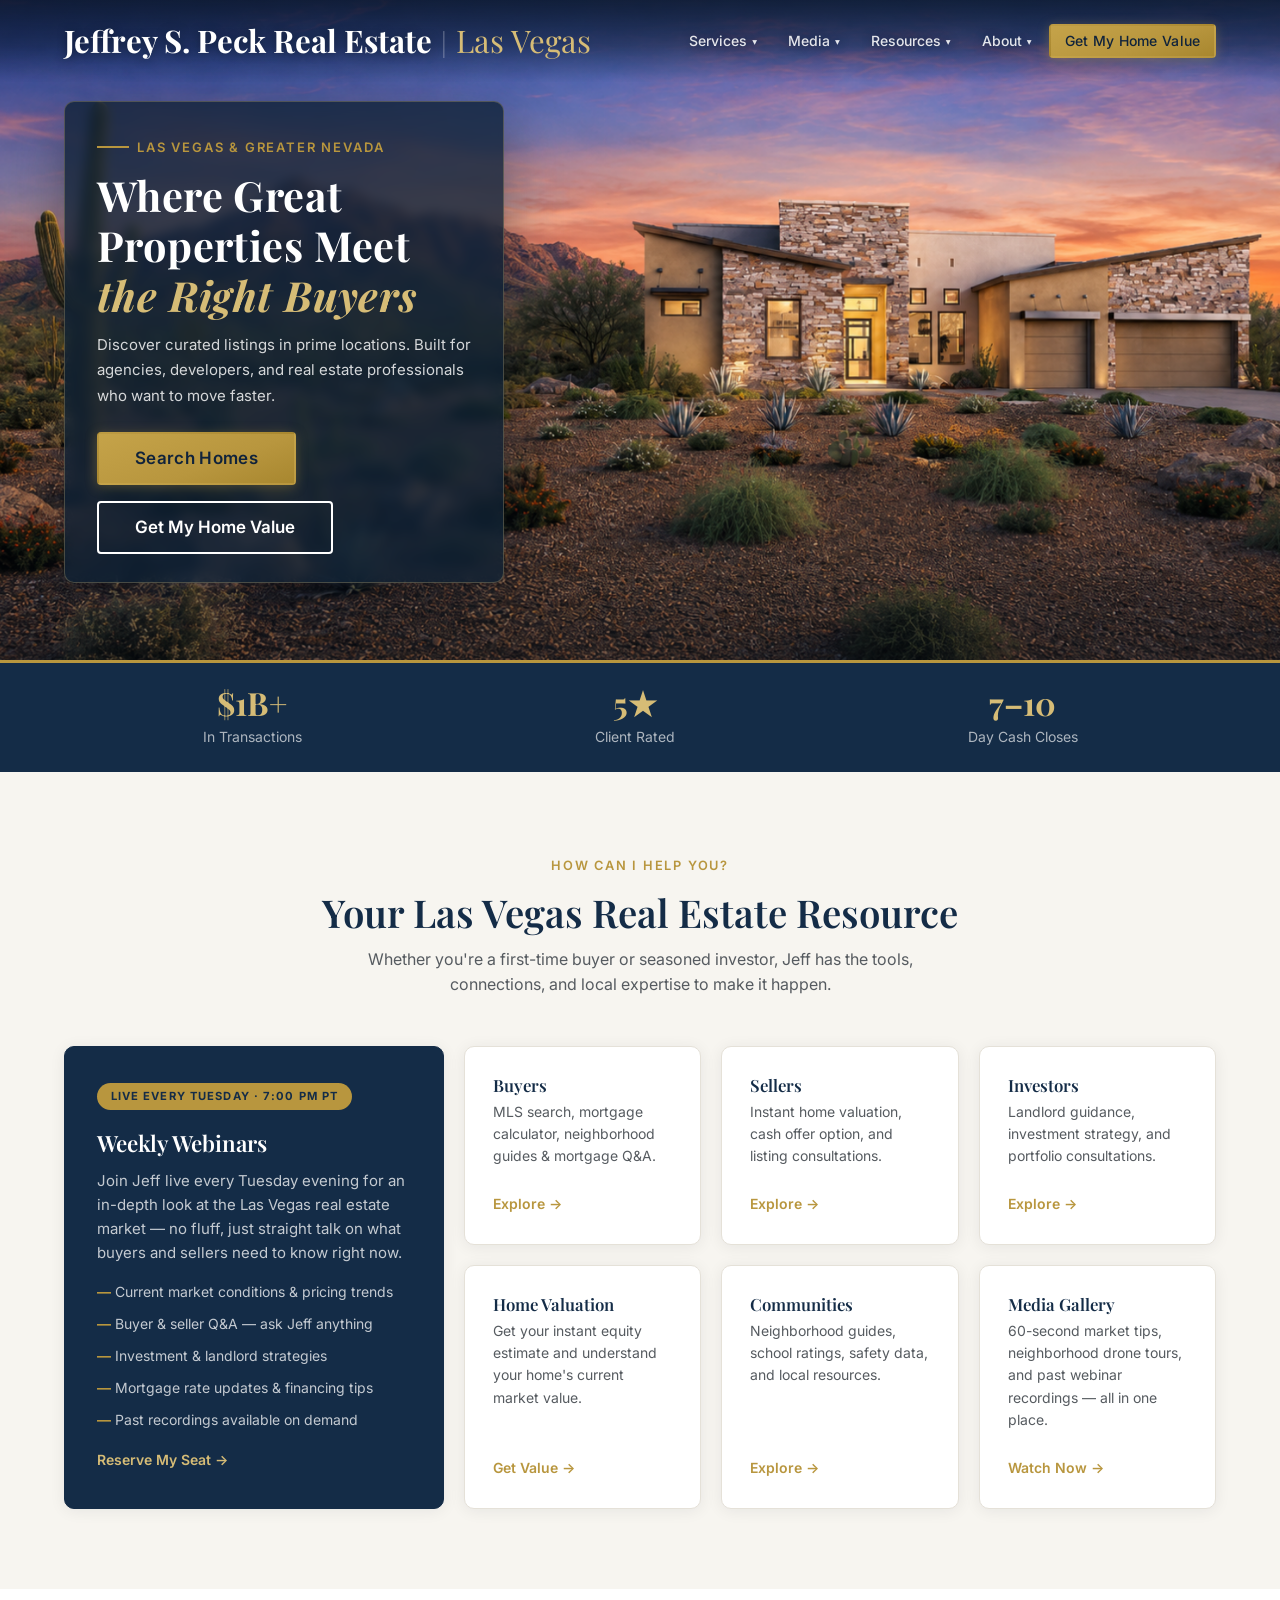
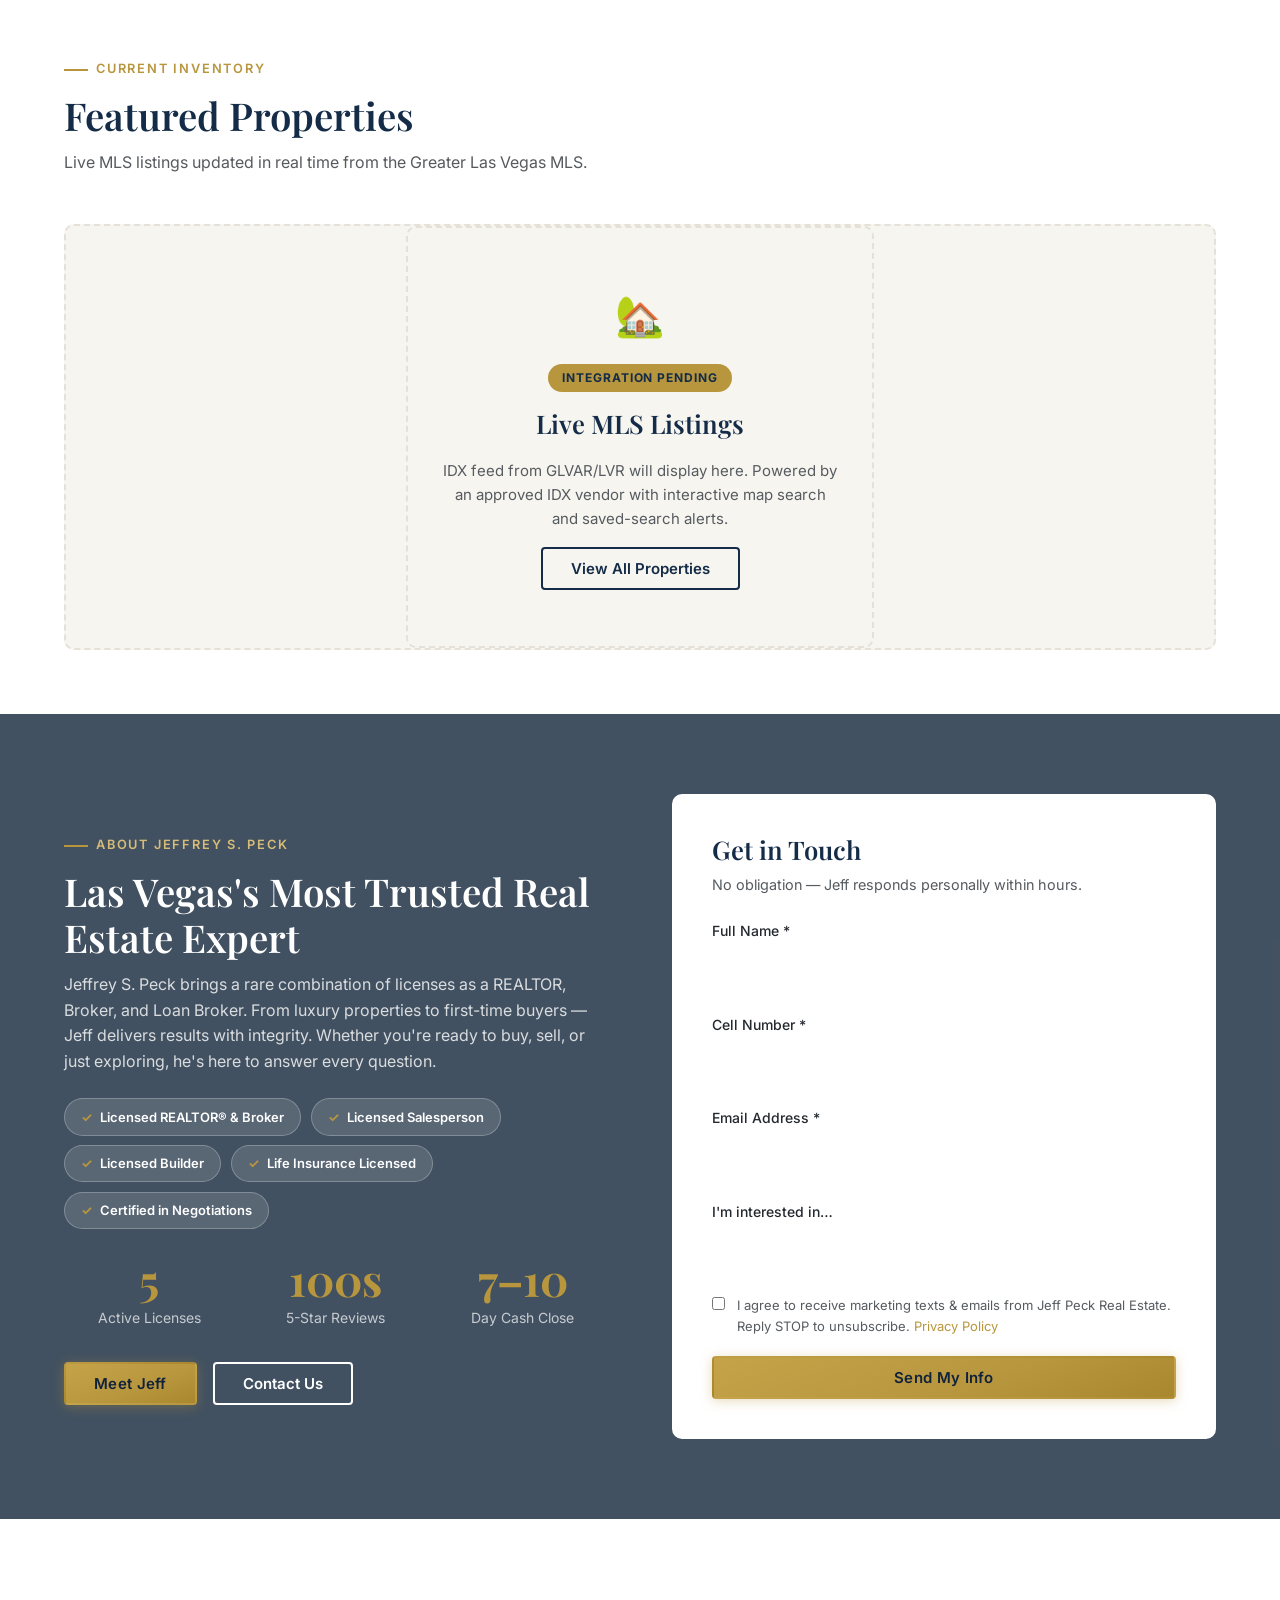
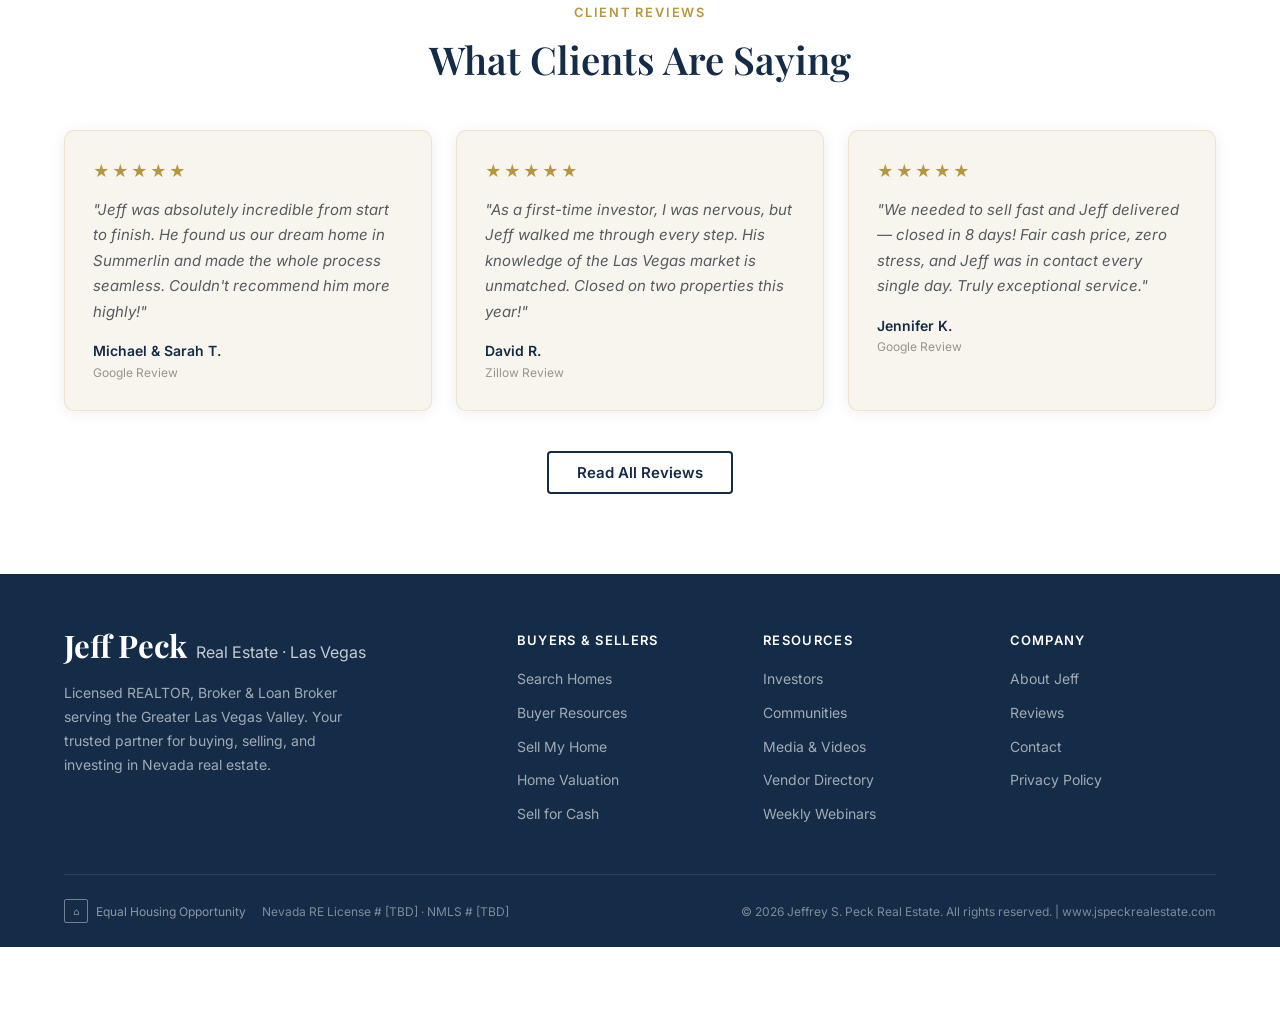
<file: site/index.html>
<!DOCTYPE html>
<html lang="en">
<head>
  <meta charset="UTF-8">
  <meta name="viewport" content="width=device-width, initial-scale=1.0">
  <title>Jeff Peck Real Estate | Las Vegas Luxury Homes & Real Estate</title>
  <meta name="description" content="Jeff Peck — licensed REALTOR, Broker & Loan Broker serving the Las Vegas Valley. Search MLS listings, get your home's value, and connect with a trusted local expert.">
  <meta name="keywords" content="Las Vegas real estate, Las Vegas homes for sale, luxury homes Nevada, Jeff Peck realtor, Henderson homes, Summerlin real estate">
  <link rel="canonical" href="https://www.jspeckrealestate.com/">
  <!-- Open Graph -->
  <meta property="og:title" content="Jeff Peck Real Estate | Las Vegas">
  <meta property="og:description" content="30+ years serving Las Vegas buyers, sellers & investors. Search homes, get your value, schedule a consultation.">
  <meta property="og:url" content="https://www.jspeckrealestate.com/">
  <meta property="og:type" content="website">
  <!-- Schema.org local business -->
  <script type="application/ld+json">
  {
    "@context": "https://schema.org",
    "@type": "RealEstateAgent",
    "name": "Jeff Peck Real Estate",
    "url": "https://www.jspeckrealestate.com",
    "telephone": "TBD",
    "address": {
      "@type": "PostalAddress",
      "addressLocality": "Las Vegas",
      "addressRegion": "NV",
      "addressCountry": "US"
    },
    "areaServed": ["Las Vegas", "Henderson", "Summerlin", "North Las Vegas", "Nevada"]
  }
  </script>
  <link rel="icon" href="favicon.svg" type="image/svg+xml">
  <link rel="preconnect" href="https://fonts.googleapis.com">
  <link href="https://fonts.googleapis.com/css2?family=Playfair+Display:wght@400;600;700&family=Inter:wght@300;400;500;600&display=swap" rel="stylesheet">
  <link rel="stylesheet" href="css/styles.css?v=8">
  <style>
    /* Home-specific styles */
    .stats-bar { background: var(--navy); padding: 1.5rem 0; border-top: 3px solid var(--blue); }
    .stats-bar .container { display: flex; justify-content: space-around; flex-wrap: wrap; gap: 1rem; }
    .stats-bar .stat .value { color: var(--blue-light); font-size: 2rem; }
    .stats-bar .stat .label { color: rgba(255,255,255,.65); }

    .listings-strip { padding: 4rem 0; }
    .listings-placeholder { background: var(--cream); border-radius: var(--radius-lg); min-height: 280px; display: flex; align-items: center; justify-content: center; border: 2px dashed var(--gray-200); }

    .reviews-carousel { overflow: hidden; position: relative; }
    .reviews-track { display: grid; grid-template-columns: repeat(3, 1fr); gap: 1.5rem; }
  </style>
</head>
<body>

<!-- ===== HEADER ===== -->
<header class="site-header" role="banner">
  <div class="container nav-inner">
    <a href="index.html" class="nav-logo" aria-label="Jeff Peck Real Estate — Home">
      <span class="nav-logo-name">Jeffrey S. Peck Real Estate</span><span class="nav-logo-pipe" aria-hidden="true">|</span><span class="nav-logo-city">Las Vegas</span>
    </a>
            <nav class="nav-links" aria-label="Main navigation">
      <div class="nav-item">
        <a href="property-search.html" class="nav-has-dropdown">Services <span class="nav-chevron" aria-hidden="true">▾</span></a>
        <div class="nav-dropdown">
          <a href="property-search.html">Search Homes</a>
          <a href="buyers.html">Buyers Guide</a>
          <a href="sellers.html">Sellers Guide</a>
          <a href="investors.html">Investors Guide</a>
          <a href="mortgage-broker.html">Mortgage Broker</a>
          <a href="sellers.html#valuation">Instant Home Valuation</a>
          <a href="sellers.html#cash">Sell for Cash (7–10 Days)</a>
        </div>
      </div>
      <div class="nav-item">
        <a href="media.html" class="nav-has-dropdown">Media <span class="nav-chevron" aria-hidden="true">▾</span></a>
        <div class="nav-dropdown">
          <a href="media.html#webinars">Upcoming Webinars</a>
          <a href="media.html#shorts">60-Second Videos</a>
          <a href="media.html#past-webinars">Past Webinars</a>
          <a href="media.html#tours">Neighborhood Tours</a>
        </div>
      </div>
      <div class="nav-item">
        <a href="communities.html" class="nav-has-dropdown">Resources <span class="nav-chevron" aria-hidden="true">▾</span></a>
        <div class="nav-dropdown">
          <a href="communities.html">Communities &amp; Neighborhoods</a>
          <a href="communities.html#schools">School Ratings</a>
          <a href="communities.html#safety">Safety Data</a>
          <a href="vendors.html">Vendor Directory</a>
        </div>
      </div>
      <div class="nav-item">
        <a href="about.html" class="nav-has-dropdown">About <span class="nav-chevron" aria-hidden="true">▾</span></a>
        <div class="nav-dropdown">
          <a href="about.html">About Jeff</a>
          <a href="about.html#reviews">Reviews</a>
          <a href="contact.html">Contact</a>
        </div>
      </div>
      <a href="sellers.html#valuation" class="btn btn-primary btn-sm">Get My Home Value</a>
    </nav>
    <button class="nav-toggle" id="navToggle" aria-label="Open navigation menu" aria-expanded="false" aria-controls="navMobile">
      <span></span><span></span><span></span>
    </button>
  </div>
</header>
<nav class="nav-mobile" id="navMobile" aria-label="Mobile navigation">
  <a href="property-search.html">🔍 Services</a>
  <a href="property-search.html" class="nav-mobile-sub">Search Homes</a>
  <a href="buyers.html" class="nav-mobile-sub">Buyers Guide</a>
  <a href="sellers.html" class="nav-mobile-sub">Sellers Guide</a>
  <a href="investors.html" class="nav-mobile-sub">Investors Guide</a>
  <a href="mortgage-broker.html" class="nav-mobile-sub">Mortgage Broker</a>
  <a href="sellers.html#valuation" class="nav-mobile-sub">Instant Home Valuation</a>
  <a href="sellers.html#cash" class="nav-mobile-sub">Sell for Cash</a>
  <a href="media.html">▶️ Media</a>
  <a href="media.html#webinars" class="nav-mobile-sub">Upcoming Webinars</a>
  <a href="media.html#shorts" class="nav-mobile-sub">60-Second Videos</a>
  <a href="media.html#past-webinars" class="nav-mobile-sub">Past Webinars</a>
  <a href="media.html#tours" class="nav-mobile-sub">Neighborhood Tours</a>
  <a href="communities.html">📚 Resources</a>
  <a href="communities.html" class="nav-mobile-sub">Communities &amp; Neighborhoods</a>
  <a href="communities.html#schools" class="nav-mobile-sub">School Ratings</a>
  <a href="vendors.html" class="nav-mobile-sub">Vendor Directory</a>
  <a href="about.html">👤 About</a>
  <a href="about.html#reviews" class="nav-mobile-sub">Reviews</a>
  <a href="contact.html" class="nav-mobile-sub">Contact</a>
  <a href="sellers.html#valuation" class="btn btn-primary">Get My Home Value</a>
</nav>

<!-- ===== HERO ===== -->
<section class="hero" aria-label="Hero">
  <div class="hero-bg" role="img" aria-label="Luxury Nevada home exterior"></div>
  <div class="container">
    <div class="hero-content">
      <p class="hero-eyebrow">Las Vegas & Greater Nevada</p>
      <h1>Where Great Properties Meet<br><em>the Right Buyers</em></h1>
      <p class="hero-sub">Discover curated listings in prime locations. Built for agencies, developers, and real estate professionals who want to move faster.</p>
      <div class="hero-ctas">
        <a href="property-search.html" class="btn btn-primary btn-lg">Search Homes</a>
        <a href="sellers.html#valuation" class="btn btn-outline-light btn-lg">Get My Home Value</a>
      </div>
    </div>
  </div>
</section>

<!-- ===== STATS BAR ===== -->
<div class="stats-bar" aria-label="Key statistics">
  <div class="container">
    <div class="stat"><span class="value">$1B+</span><div class="label">In Transactions</div></div>
    <div class="stat"><span class="value">5★</span><div class="label">Client Rated</div></div>
    <div class="stat"><span class="value">7–10</span><div class="label">Day Cash Closes</div></div>
  </div>
</div>

<!-- ===== QUICK-ACCESS TILES ===== -->
<section class="section--cream section" aria-labelledby="tiles-heading">
  <div class="container">
    <div class="section-heading section-heading--center">
      <p class="eyebrow">How Can I Help You?</p>
      <h2 id="tiles-heading">Your Las Vegas Real Estate Resource</h2>
      <p>Whether you're a first-time buyer or seasoned investor, Jeff has the tools, connections, and local expertise to make it happen.</p>
    </div>
    <div class="tiles-grid" role="list">

      <!-- Webinar — tall, dark, spans 2 rows -->
      <a href="media.html#webinars" class="tile tile-webinar" role="listitem">
        <div class="tile-webinar-badge">Live Every Tuesday · 7:00 PM PT</div>
        <h3>Weekly Webinars</h3>
        <p>Join Jeff live every Tuesday evening for an in-depth look at the Las Vegas real estate market — no fluff, just straight talk on what buyers and sellers need to know right now.</p>
        <ul class="tile-webinar-list">
          <li>Current market conditions &amp; pricing trends</li>
          <li>Buyer &amp; seller Q&amp;A — ask Jeff anything</li>
          <li>Investment &amp; landlord strategies</li>
          <li>Mortgage rate updates &amp; financing tips</li>
          <li>Past recordings available on demand</li>
        </ul>
        <span class="tile-arrow tile-arrow--light">Reserve My Seat →</span>
      </a>

      <!-- Regular tiles -->
      <a href="buyers.html" class="tile" role="listitem">
        <h3>Buyers</h3>
        <p>MLS search, mortgage calculator, neighborhood guides &amp; mortgage Q&amp;A.</p>
        <span class="tile-arrow">Explore →</span>
      </a>
      <a href="sellers.html" class="tile" role="listitem">
        <h3>Sellers</h3>
        <p>Instant home valuation, cash offer option, and listing consultations.</p>
        <span class="tile-arrow">Explore →</span>
      </a>
      <a href="investors.html" class="tile" role="listitem">
        <h3>Investors</h3>
        <p>Landlord guidance, investment strategy, and portfolio consultations.</p>
        <span class="tile-arrow">Explore →</span>
      </a>
      <a href="sellers.html#valuation" class="tile" role="listitem">
        <h3>Home Valuation</h3>
        <p>Get your instant equity estimate and understand your home's current market value.</p>
        <span class="tile-arrow">Get Value →</span>
      </a>
      <a href="communities.html" class="tile" role="listitem">
        <h3>Communities</h3>
        <p>Neighborhood guides, school ratings, safety data, and local resources.</p>
        <span class="tile-arrow">Explore →</span>
      </a>
      <a href="media.html#shorts" class="tile" role="listitem">
        <h3>Media Gallery</h3>
        <p>60-second market tips, neighborhood drone tours, and past webinar recordings — all in one place.</p>
        <span class="tile-arrow">Watch Now →</span>
      </a>

    </div>
  </div>
</section>

<!-- ===== FEATURED LISTINGS ===== -->
<section class="listings-strip section" aria-labelledby="listings-heading">
  <div class="container">
    <div class="section-heading">
      <p class="eyebrow">Current Inventory</p>
      <h2 id="listings-heading">Featured Properties</h2>
      <p>Live MLS listings updated in real time from the Greater Las Vegas MLS.</p>
    </div>
    <div class="listings-placeholder" role="region" aria-label="IDX listings feed">
      <div class="coming-soon">
        <div class="coming-soon-icon">🏡</div>
        <span class="coming-soon-badge">Integration Pending</span>
        <h3>Live MLS Listings</h3>
        <p>IDX feed from GLVAR/LVR will display here. Powered by an approved IDX vendor with interactive map search and saved-search alerts.</p>
        <a href="property-search.html" class="btn btn-outline-navy">View All Properties</a>
      </div>
    </div>
  </div>
</section>

<!-- ===== ABOUT JEFF (HOME SNAPSHOT) ===== -->
<!-- ===== ABOUT + LEAD CAPTURE (consolidated) ===== -->
<section class="section--blue-overlay section" id="contact-home" aria-labelledby="about-heading-home">
  <div class="container">
    <div style="display:grid; grid-template-columns:1fr 1fr; gap:4rem; align-items:center;">

      <!-- Left: About + contact prompt -->
      <div>
        <div class="section-heading" style="margin-bottom:1.5rem;">
          <p class="eyebrow" style="color:var(--blue-light);">About Jeffrey S. Peck</p>
          <h2 id="about-heading-home" style="color:var(--white);">Las Vegas's Most Trusted Real Estate Expert</h2>
          <p style="color:rgba(255,255,255,.8);">Jeffrey S. Peck brings a rare combination of licenses as a REALTOR, Broker, and Loan Broker. From luxury properties to first-time buyers — Jeff delivers results with integrity. Whether you're ready to buy, sell, or just exploring, he's here to answer every question.</p>
        </div>
        <div class="accreditations-list" style="margin-bottom:1.75rem; flex-wrap:wrap; gap:.6rem;">
          <span class="accreditation-badge" style="background:rgba(255,255,255,.12);color:var(--white);border-color:rgba(255,255,255,.25);">Licensed REALTOR® &amp; Broker</span>
          <span class="accreditation-badge" style="background:rgba(255,255,255,.12);color:var(--white);border-color:rgba(255,255,255,.25);">Licensed Salesperson</span>
          <span class="accreditation-badge" style="background:rgba(255,255,255,.12);color:var(--white);border-color:rgba(255,255,255,.25);">Licensed Builder</span>
          <span class="accreditation-badge" style="background:rgba(255,255,255,.12);color:var(--white);border-color:rgba(255,255,255,.25);">Life Insurance Licensed</span>
          <span class="accreditation-badge" style="background:rgba(255,255,255,.12);color:var(--white);border-color:rgba(255,255,255,.25);">Certified in Negotiations</span>
        </div>
        <div style="display:grid; grid-template-columns:repeat(3,1fr); gap:1rem; margin-bottom:2rem;">
          <div class="stat"><span class="value">5</span><div class="label">Active Licenses</div></div>
          <div class="stat"><span class="value">100s</span><div class="label">5-Star Reviews</div></div>
          <div class="stat"><span class="value">7–10</span><div class="label">Day Cash Close</div></div>
        </div>
        <div style="display:flex; gap:1rem; flex-wrap:wrap;">
          <a href="about.html" class="btn btn-primary">Meet Jeff</a>
          <a href="contact.html" class="btn btn-outline-light">Contact Us</a>
        </div>
      </div>

      <!-- Right: Contact form (white card) -->
      <form class="lead-form" aria-label="Contact form" action="#" method="post" style="background:var(--white); border-radius:var(--radius-lg); padding:2.5rem;">
        <h3 style="color:var(--navy);">Get in Touch</h3>
        <p style="color:var(--text-light); font-size:.9rem; margin-bottom:1.5rem;">No obligation — Jeff responds personally within hours.</p>
        <div class="form-group">
          <label class="form-label" style="color:var(--gray-800);" for="lead-name">Full Name <span aria-hidden="true">*</span></label>
          <input class="form-control" type="text" id="lead-name" name="name" placeholder="Jane Smith" required autocomplete="name">
        </div>
        <div class="form-group">
          <label class="form-label" style="color:var(--gray-800);" for="lead-phone">Cell Number <span aria-hidden="true">*</span></label>
          <input class="form-control" type="tel" id="lead-phone" name="phone" placeholder="(702) 555-0100" required autocomplete="tel">
        </div>
        <div class="form-group">
          <label class="form-label" style="color:var(--gray-800);" for="lead-email">Email Address <span aria-hidden="true">*</span></label>
          <input class="form-control" type="email" id="lead-email" name="email" placeholder="you@email.com" required autocomplete="email">
        </div>
        <div class="form-group">
          <label class="form-label" style="color:var(--gray-800);" for="lead-interest">I'm interested in…</label>
          <select class="form-control" id="lead-interest" name="interest">
            <option value="">Select one</option>
            <option value="buying">Buying a Home</option>
            <option value="selling">Selling My Home</option>
            <option value="investing">Investing in Real Estate</option>
            <option value="cash">Fast Cash Sale</option>
            <option value="mortgage">Mortgage / Financing</option>
            <option value="other">General Inquiry</option>
          </select>
        </div>
        <div class="form-consent" style="color:var(--text-light);">
          <input type="checkbox" id="consent-sms" name="consent_sms">
          <label for="consent-sms">I agree to receive marketing texts &amp; emails from Jeff Peck Real Estate. Reply STOP to unsubscribe. <a href="contact.html#privacy" style="color:var(--blue);">Privacy Policy</a></label>
        </div>
        <button type="submit" class="btn btn-primary btn-block">Send My Info</button>
      </form>

    </div>
  </div>
</section>

<!-- ===== REVIEWS ===== -->
<section class="section" aria-labelledby="reviews-heading">
  <div class="container">
    <div class="section-heading section-heading--center">
      <p class="eyebrow">Client Reviews</p>
      <h2 id="reviews-heading">What Clients Are Saying</h2>
    </div>
    <div class="reviews-track" role="list">
      <article class="review-card" role="listitem">
        <div class="review-stars" aria-label="5 stars">★★★★★</div>
        <p class="review-text">"Jeff was absolutely incredible from start to finish. He found us our dream home in Summerlin and made the whole process seamless. Couldn't recommend him more highly!"</p>
        <div class="review-author">Michael &amp; Sarah T.</div>
        <div class="review-source">Google Review</div>
      </article>
      <article class="review-card" role="listitem">
        <div class="review-stars" aria-label="5 stars">★★★★★</div>
        <p class="review-text">"As a first-time investor, I was nervous, but Jeff walked me through every step. His knowledge of the Las Vegas market is unmatched. Closed on two properties this year!"</p>
        <div class="review-author">David R.</div>
        <div class="review-source">Zillow Review</div>
      </article>
      <article class="review-card" role="listitem">
        <div class="review-stars" aria-label="5 stars">★★★★★</div>
        <p class="review-text">"We needed to sell fast and Jeff delivered — closed in 8 days! Fair cash price, zero stress, and Jeff was in contact every single day. Truly exceptional service."</p>
        <div class="review-author">Jennifer K.</div>
        <div class="review-source">Google Review</div>
      </article>
    </div>
    <div class="text-center" style="margin-top:2.5rem;">
      <a href="about.html#reviews" class="btn btn-outline-navy">Read All Reviews</a>
    </div>
  </div>
</section>


<!-- ===== FOOTER ===== -->
<footer class="site-footer" role="contentinfo">
  <div class="container">
    <div class="footer-grid">
      <div class="footer-brand">
        <a href="index.html" class="nav-logo">
          <span class="nav-logo-name">Jeff Peck</span>
          <span class="nav-logo-tagline">Real Estate · Las Vegas</span>
        </a>
        <p>Licensed REALTOR, Broker &amp; Loan Broker serving the Greater Las Vegas Valley. Your trusted partner for buying, selling, and investing in Nevada real estate.</p>
      </div>
      <div class="footer-col">
        <h5>Buyers &amp; Sellers</h5>
        <ul>
          <li><a href="property-search.html">Search Homes</a></li>
          <li><a href="buyers.html">Buyer Resources</a></li>
          <li><a href="sellers.html">Sell My Home</a></li>
          <li><a href="sellers.html#valuation">Home Valuation</a></li>
          <li><a href="sellers.html#cash">Sell for Cash</a></li>
        </ul>
      </div>
      <div class="footer-col">
        <h5>Resources</h5>
        <ul>
          <li><a href="investors.html">Investors</a></li>
          <li><a href="communities.html">Communities</a></li>
          <li><a href="media.html">Media &amp; Videos</a></li>
          <li><a href="vendors.html">Vendor Directory</a></li>
          <li><a href="media.html#webinars">Weekly Webinars</a></li>
        </ul>
      </div>
      <div class="footer-col">
        <h5>Company</h5>
        <ul>
          <li><a href="about.html">About Jeff</a></li>
          <li><a href="about.html#reviews">Reviews</a></li>
          <li><a href="contact.html">Contact</a></li>
          <li><a href="contact.html#privacy">Privacy Policy</a></li>
        </ul>
      </div>
    </div>
    <div class="footer-bottom">
      <div class="footer-legal">
        <div class="eho-mark" role="img" aria-label="Equal Housing Opportunity">
          <div class="eho-box" aria-hidden="true">⌂</div>
          Equal Housing Opportunity
        </div>
        <span class="footer-license">Nevada RE License # [TBD] · NMLS # [TBD]</span>
      </div>
      <p>© 2026 Jeffrey S. Peck Real Estate. All rights reserved. | www.jspeckrealestate.com</p>
    </div>
  </div>
</footer>

<!-- Sticky mobile CTA -->
<div class="sticky-cta" aria-label="Quick actions">
  <a href="tel:+17025550100" class="btn btn-outline-light">📞 Call Jeff</a>
  <a href="sellers.html#valuation" class="btn btn-primary">Get My Value</a>
</div>

<script src="js/main.js?v=2"></script>
</body>
</html>
</file>
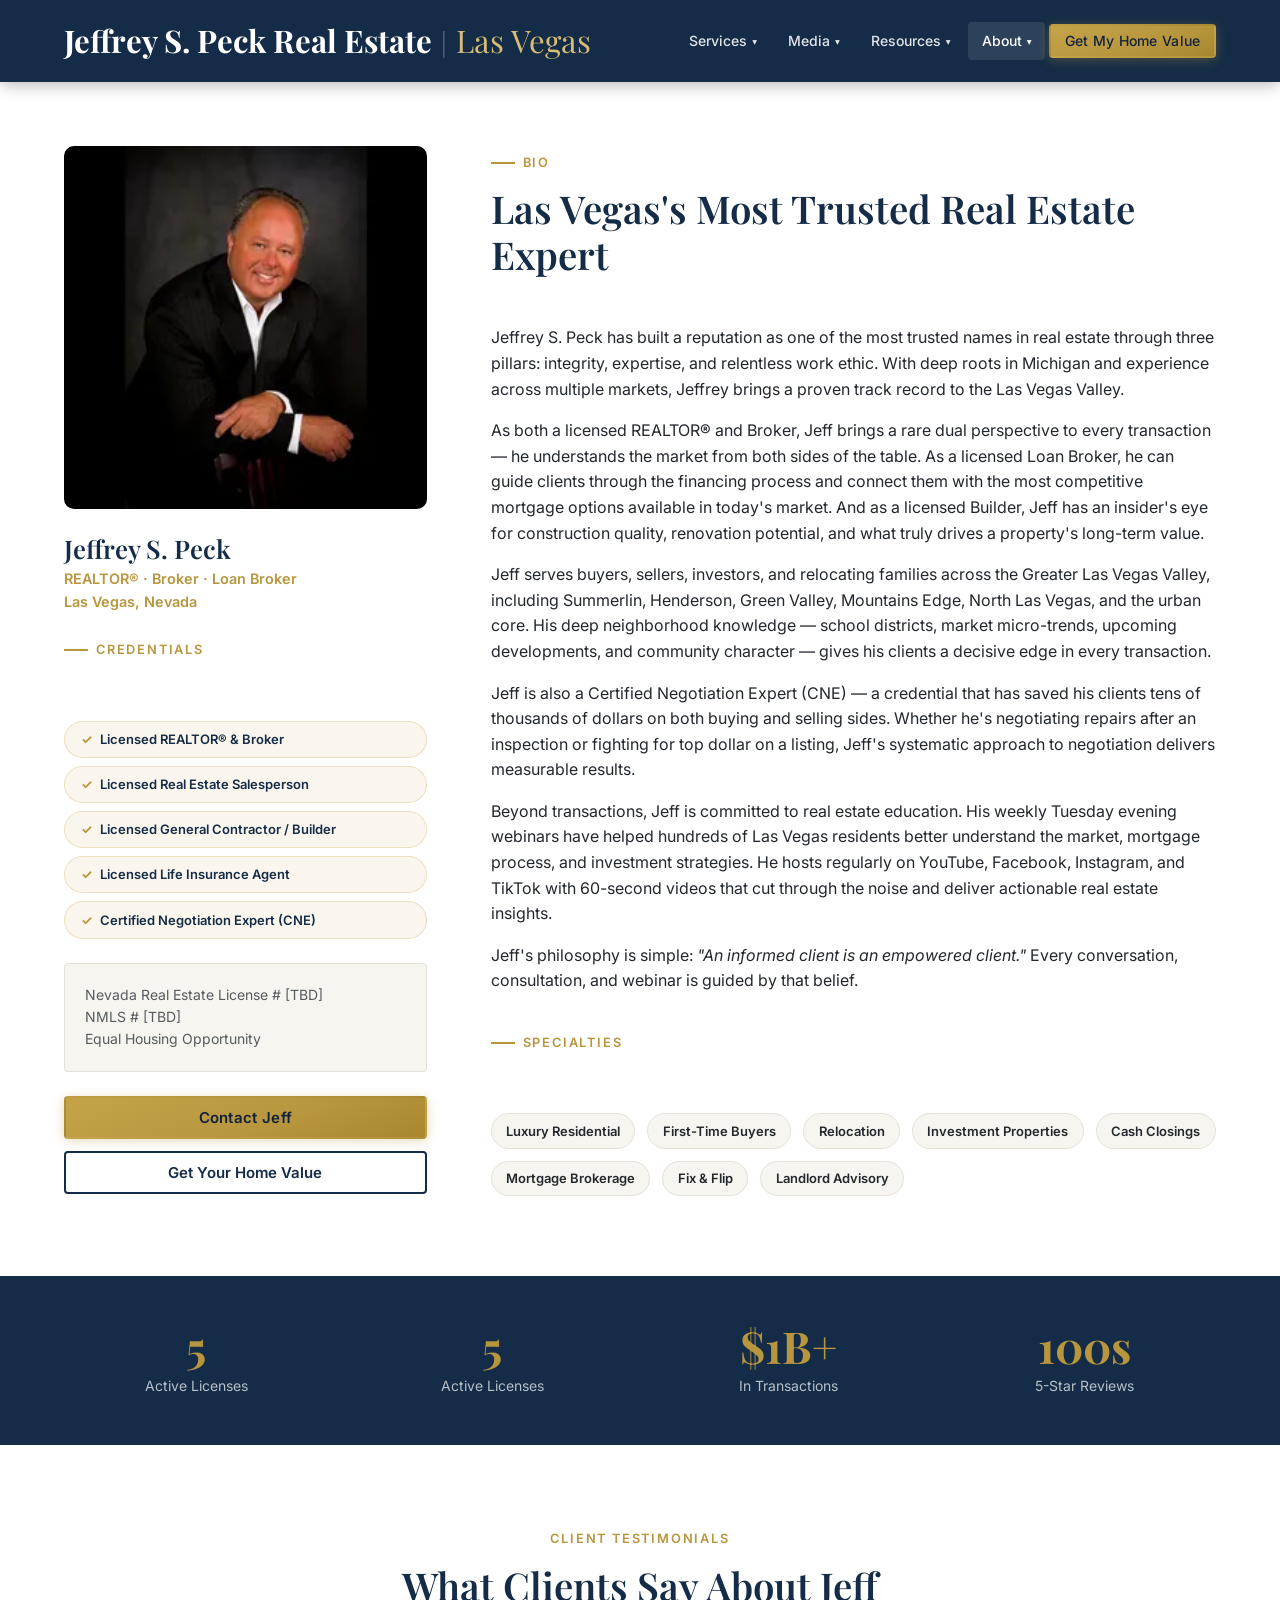
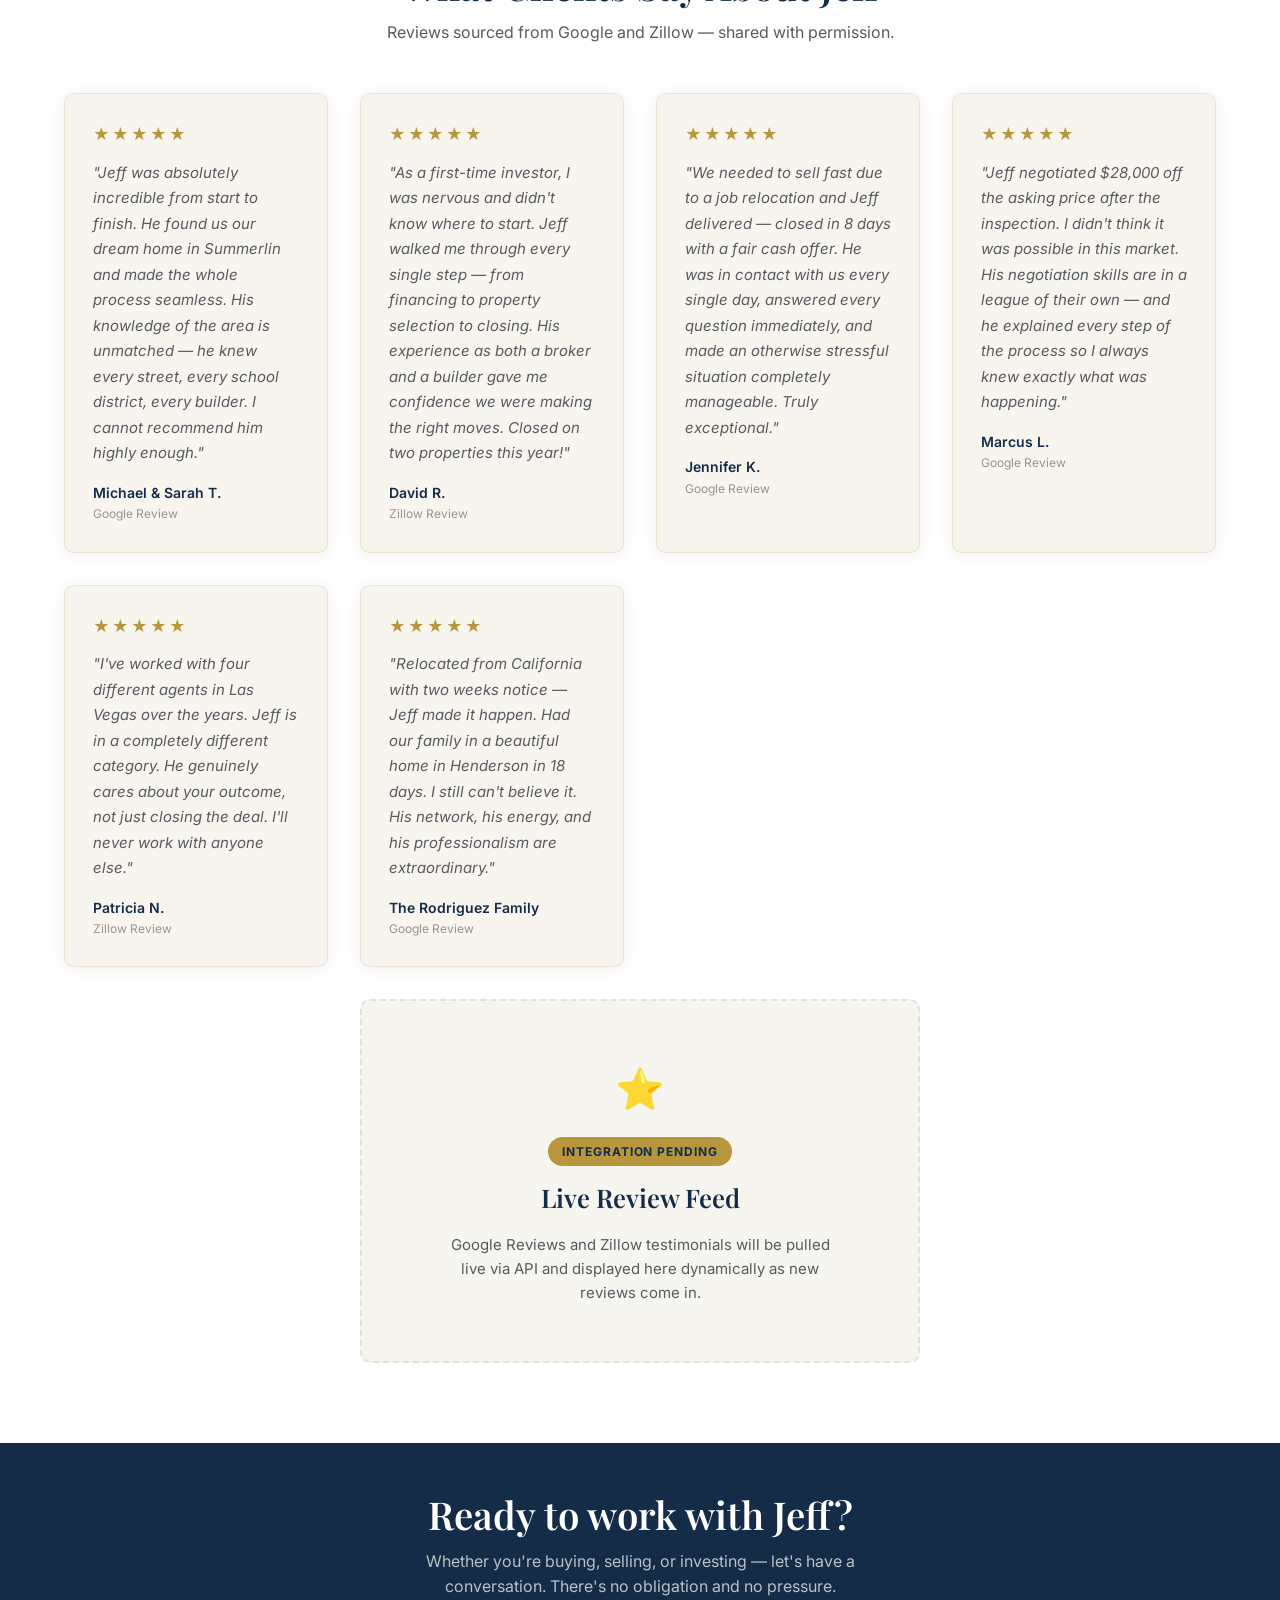
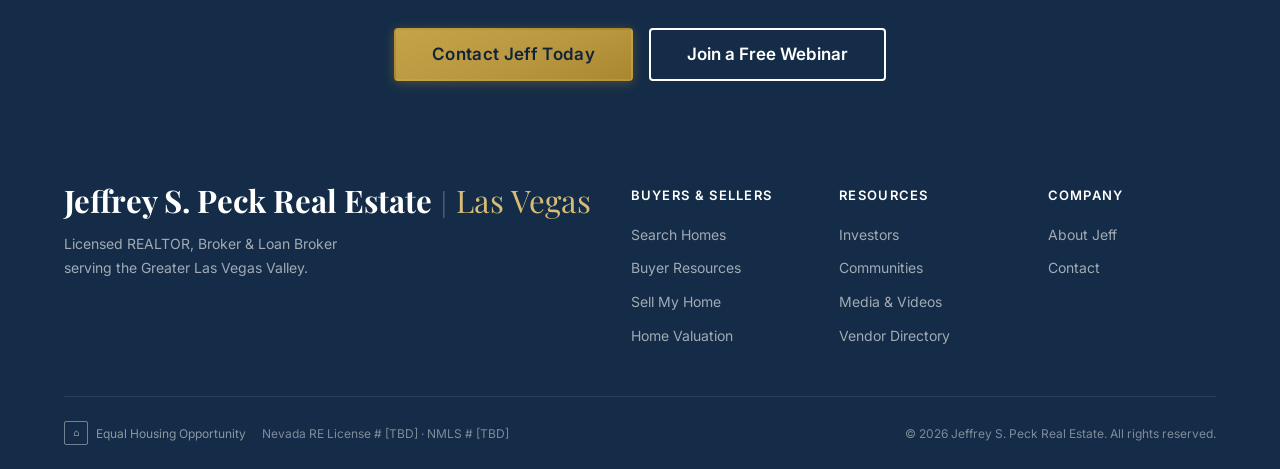
<file: site/about.html>
<!DOCTYPE html>
<html lang="en">
<head>
  <meta charset="UTF-8">
  <meta name="viewport" content="width=device-width, initial-scale=1.0">
  <title>About Jeff Peck | Las Vegas REALTOR & Broker</title>
  <meta name="description" content="Meet Jeff Peck — licensed REALTOR, Broker, and Loan Broker serving the Las Vegas Valley. Read his bio, accreditations, and client reviews.">
  <link rel="icon" href="favicon.svg" type="image/svg+xml">
  <link rel="preconnect" href="https://fonts.googleapis.com">
  <link href="https://fonts.googleapis.com/css2?family=Playfair+Display:wght@400;600;700&family=Inter:wght@300;400;500;600&display=swap" rel="stylesheet">
  <link rel="stylesheet" href="css/styles.css?v=8">
</head>
<body class="no-hero">

<header class="site-header" role="banner">
  <div class="container nav-inner">
    <a href="index.html" class="nav-logo"><span class="nav-logo-name">Jeffrey S. Peck Real Estate</span><span class="nav-logo-pipe" aria-hidden="true">|</span><span class="nav-logo-city">Las Vegas</span></a>
            <nav class="nav-links" aria-label="Main navigation">
      <div class="nav-item">
        <a href="property-search.html" class="nav-has-dropdown">Services <span class="nav-chevron" aria-hidden="true">▾</span></a>
        <div class="nav-dropdown">
          <a href="property-search.html">Search Homes</a>
          <a href="buyers.html">Buyers Guide</a>
          <a href="sellers.html">Sellers Guide</a>
          <a href="investors.html">Investors Guide</a>
          <a href="mortgage-broker.html">Mortgage Broker</a>
          <a href="sellers.html#valuation">Instant Home Valuation</a>
          <a href="sellers.html#cash">Sell for Cash (7–10 Days)</a>
        </div>
      </div>
      <div class="nav-item">
        <a href="media.html" class="nav-has-dropdown">Media <span class="nav-chevron" aria-hidden="true">▾</span></a>
        <div class="nav-dropdown">
          <a href="media.html#webinars">Upcoming Webinars</a>
          <a href="media.html#shorts">60-Second Videos</a>
          <a href="media.html#past-webinars">Past Webinars</a>
          <a href="media.html#tours">Neighborhood Tours</a>
        </div>
      </div>
      <div class="nav-item">
        <a href="communities.html" class="nav-has-dropdown">Resources <span class="nav-chevron" aria-hidden="true">▾</span></a>
        <div class="nav-dropdown">
          <a href="communities.html">Communities &amp; Neighborhoods</a>
          <a href="communities.html#schools">School Ratings</a>
          <a href="communities.html#safety">Safety Data</a>
          <a href="vendors.html">Vendor Directory</a>
        </div>
      </div>
      <div class="nav-item">
        <a href="about.html" class="nav-has-dropdown">About <span class="nav-chevron" aria-hidden="true">▾</span></a>
        <div class="nav-dropdown">
          <a href="about.html">About Jeff</a>
          <a href="about.html#reviews">Reviews</a>
          <a href="contact.html">Contact</a>
        </div>
      </div>
      <a href="sellers.html#valuation" class="btn btn-primary btn-sm">Get My Home Value</a>
    </nav>
    <button class="nav-toggle" id="navToggle" aria-label="Open navigation menu" aria-expanded="false" aria-controls="navMobile"><span></span><span></span><span></span></button>
  </div>
</header>
<nav class="nav-mobile" id="navMobile" aria-label="Mobile navigation">
  <a href="property-search.html">🔍 Services</a>
  <a href="property-search.html" class="nav-mobile-sub">Search Homes</a>
  <a href="buyers.html" class="nav-mobile-sub">Buyers Guide</a>
  <a href="sellers.html" class="nav-mobile-sub">Sellers Guide</a>
  <a href="investors.html" class="nav-mobile-sub">Investors Guide</a>
  <a href="mortgage-broker.html" class="nav-mobile-sub">Mortgage Broker</a>
  <a href="sellers.html#valuation" class="nav-mobile-sub">Instant Home Valuation</a>
  <a href="sellers.html#cash" class="nav-mobile-sub">Sell for Cash</a>
  <a href="media.html">▶️ Media</a>
  <a href="media.html#webinars" class="nav-mobile-sub">Upcoming Webinars</a>
  <a href="media.html#shorts" class="nav-mobile-sub">60-Second Videos</a>
  <a href="media.html#past-webinars" class="nav-mobile-sub">Past Webinars</a>
  <a href="media.html#tours" class="nav-mobile-sub">Neighborhood Tours</a>
  <a href="communities.html">📚 Resources</a>
  <a href="communities.html" class="nav-mobile-sub">Communities &amp; Neighborhoods</a>
  <a href="communities.html#schools" class="nav-mobile-sub">School Ratings</a>
  <a href="vendors.html" class="nav-mobile-sub">Vendor Directory</a>
  <a href="about.html">👤 About</a>
  <a href="about.html#reviews" class="nav-mobile-sub">Reviews</a>
  <a href="contact.html" class="nav-mobile-sub">Contact</a>
  <a href="sellers.html#valuation" class="btn btn-primary">Get My Home Value</a>
</nav>

<!-- Bio -->
<section class="page-start section" aria-labelledby="bio-heading">
  <div class="container">
    <div style="display:grid; grid-template-columns:1fr 2fr; gap:4rem; align-items:start;">

      <!-- Photo placeholder + accreditations -->
      <div>
        <img src="images/jeff-peck.webp" alt="Jeffrey S. Peck — Las Vegas REALTOR, Broker & Loan Broker" style="width:100%; border-radius:var(--radius-lg); display:block; margin-bottom:1.5rem; object-fit:cover;">

        <h3 style="margin-bottom:.25rem;">Jeffrey S. Peck</h3>
        <p style="color:var(--gold); font-weight:600; font-size:.9rem; margin-bottom:1.25rem;">REALTOR® · Broker · Loan Broker<br>Las Vegas, Nevada</p>

        <div class="section-heading">
          <p class="eyebrow">Credentials</p>
        </div>
        <div class="accreditations-list" style="flex-direction:column; gap:.5rem;">
          <span class="accreditation-badge">Licensed REALTOR® &amp; Broker</span>
          <span class="accreditation-badge">Licensed Real Estate Salesperson</span>
          <span class="accreditation-badge">Licensed General Contractor / Builder</span>
          <span class="accreditation-badge">Licensed Life Insurance Agent</span>
          <span class="accreditation-badge">Certified Negotiation Expert (CNE)</span>
        </div>

        <div style="margin-top:1.5rem; padding:1.25rem; background:var(--cream); border-radius:var(--radius); border:1px solid var(--gray-200);">
          <p class="text-sm" style="color:var(--text-light); margin:0;">Nevada Real Estate License # [TBD]<br>NMLS # [TBD]<br>Equal Housing Opportunity</p>
        </div>

        <div style="margin-top:1.5rem; display:flex; flex-direction:column; gap:.75rem;">
          <a href="contact.html" class="btn btn-primary btn-block">Contact Jeff</a>
          <a href="sellers.html#valuation" class="btn btn-outline-navy btn-block">Get Your Home Value</a>
        </div>
      </div>

      <!-- Bio text -->
      <div>
        <div class="section-heading">
          <p class="eyebrow">Bio</p>
          <h2 id="bio-heading">Las Vegas's Most Trusted Real Estate Expert</h2>
        </div>

        <p>Jeffrey S. Peck has built a reputation as one of the most trusted names in real estate through three pillars: integrity, expertise, and relentless work ethic. With deep roots in Michigan and experience across multiple markets, Jeffrey brings a proven track record to the Las Vegas Valley.</p>

        <p>As both a licensed REALTOR® and Broker, Jeff brings a rare dual perspective to every transaction — he understands the market from both sides of the table. As a licensed Loan Broker, he can guide clients through the financing process and connect them with the most competitive mortgage options available in today's market. And as a licensed Builder, Jeff has an insider's eye for construction quality, renovation potential, and what truly drives a property's long-term value.</p>

        <p>Jeff serves buyers, sellers, investors, and relocating families across the Greater Las Vegas Valley, including Summerlin, Henderson, Green Valley, Mountains Edge, North Las Vegas, and the urban core. His deep neighborhood knowledge — school districts, market micro-trends, upcoming developments, and community character — gives his clients a decisive edge in every transaction.</p>

        <p>Jeff is also a Certified Negotiation Expert (CNE) — a credential that has saved his clients tens of thousands of dollars on both buying and selling sides. Whether he's negotiating repairs after an inspection or fighting for top dollar on a listing, Jeff's systematic approach to negotiation delivers measurable results.</p>

        <p>Beyond transactions, Jeff is committed to real estate education. His weekly Tuesday evening webinars have helped hundreds of Las Vegas residents better understand the market, mortgage process, and investment strategies. He hosts regularly on YouTube, Facebook, Instagram, and TikTok with 60-second videos that cut through the noise and deliver actionable real estate insights.</p>

        <p>Jeff's philosophy is simple: <em>"An informed client is an empowered client."</em> Every conversation, consultation, and webinar is guided by that belief.</p>

        <div style="margin-top:2rem;">
          <div class="section-heading">
            <p class="eyebrow">Specialties</p>
          </div>
          <div style="display:flex; flex-wrap:wrap; gap:.75rem;">
            <span style="background:var(--cream); border:1px solid var(--gray-200); padding:.4rem .9rem; border-radius:999px; font-size:.8125rem; font-weight:600;">Luxury Residential</span>
            <span style="background:var(--cream); border:1px solid var(--gray-200); padding:.4rem .9rem; border-radius:999px; font-size:.8125rem; font-weight:600;">First-Time Buyers</span>
            <span style="background:var(--cream); border:1px solid var(--gray-200); padding:.4rem .9rem; border-radius:999px; font-size:.8125rem; font-weight:600;">Relocation</span>
            <span style="background:var(--cream); border:1px solid var(--gray-200); padding:.4rem .9rem; border-radius:999px; font-size:.8125rem; font-weight:600;">Investment Properties</span>
            <span style="background:var(--cream); border:1px solid var(--gray-200); padding:.4rem .9rem; border-radius:999px; font-size:.8125rem; font-weight:600;">Cash Closings</span>
            <span style="background:var(--cream); border:1px solid var(--gray-200); padding:.4rem .9rem; border-radius:999px; font-size:.8125rem; font-weight:600;">Mortgage Brokerage</span>
            <span style="background:var(--cream); border:1px solid var(--gray-200); padding:.4rem .9rem; border-radius:999px; font-size:.8125rem; font-weight:600;">Fix &amp; Flip</span>
            <span style="background:var(--cream); border:1px solid var(--gray-200); padding:.4rem .9rem; border-radius:999px; font-size:.8125rem; font-weight:600;">Landlord Advisory</span>
          </div>
        </div>
      </div>
    </div>
  </div>
</section>

<!-- Stats bar -->
<section class="section--dark section--sm section" aria-label="Jeff's statistics">
  <div class="container">
    <div style="display:grid; grid-template-columns:repeat(4,1fr); gap:2rem; text-align:center;">
      <div class="stat"><span class="value">5</span><div class="label">Active Licenses</div></div>
      <div class="stat"><span class="value">5</span><div class="label">Active Licenses</div></div>
      <div class="stat"><span class="value">$1B+</span><div class="label">In Transactions</div></div>
      <div class="stat"><span class="value">100s</span><div class="label">5-Star Reviews</div></div>
    </div>
  </div>
</section>

<!-- Reviews -->
<section class="section" id="reviews" aria-labelledby="reviews-heading">
  <div class="container">
    <div class="section-heading section-heading--center">
      <p class="eyebrow">Client Testimonials</p>
      <h2 id="reviews-heading">What Clients Say About Jeff</h2>
      <p>Reviews sourced from Google and Zillow — shared with permission.</p>
    </div>

    <div class="grid-3" style="margin-bottom:2rem;">
      <article class="review-card">
        <div class="review-stars" aria-label="5 stars">★★★★★</div>
        <p class="review-text">"Jeff was absolutely incredible from start to finish. He found us our dream home in Summerlin and made the whole process seamless. His knowledge of the area is unmatched — he knew every street, every school district, every builder. I cannot recommend him highly enough."</p>
        <div class="review-author">Michael &amp; Sarah T.</div>
        <div class="review-source">Google Review</div>
      </article>
      <article class="review-card">
        <div class="review-stars" aria-label="5 stars">★★★★★</div>
        <p class="review-text">"As a first-time investor, I was nervous and didn't know where to start. Jeff walked me through every single step — from financing to property selection to closing. His experience as both a broker and a builder gave me confidence we were making the right moves. Closed on two properties this year!"</p>
        <div class="review-author">David R.</div>
        <div class="review-source">Zillow Review</div>
      </article>
      <article class="review-card">
        <div class="review-stars" aria-label="5 stars">★★★★★</div>
        <p class="review-text">"We needed to sell fast due to a job relocation and Jeff delivered — closed in 8 days with a fair cash offer. He was in contact with us every single day, answered every question immediately, and made an otherwise stressful situation completely manageable. Truly exceptional."</p>
        <div class="review-author">Jennifer K.</div>
        <div class="review-source">Google Review</div>
      </article>
      <article class="review-card">
        <div class="review-stars" aria-label="5 stars">★★★★★</div>
        <p class="review-text">"Jeff negotiated $28,000 off the asking price after the inspection. I didn't think it was possible in this market. His negotiation skills are in a league of their own — and he explained every step of the process so I always knew exactly what was happening."</p>
        <div class="review-author">Marcus L.</div>
        <div class="review-source">Google Review</div>
      </article>
      <article class="review-card">
        <div class="review-stars" aria-label="5 stars">★★★★★</div>
        <p class="review-text">"I've worked with four different agents in Las Vegas over the years. Jeff is in a completely different category. He genuinely cares about your outcome, not just closing the deal. I'll never work with anyone else."</p>
        <div class="review-author">Patricia N.</div>
        <div class="review-source">Zillow Review</div>
      </article>
      <article class="review-card">
        <div class="review-stars" aria-label="5 stars">★★★★★</div>
        <p class="review-text">"Relocated from California with two weeks notice — Jeff made it happen. Had our family in a beautiful home in Henderson in 18 days. I still can't believe it. His network, his energy, and his professionalism are extraordinary."</p>
        <div class="review-author">The Rodriguez Family</div>
        <div class="review-source">Google Review</div>
      </article>
    </div>

    <div class="coming-soon" style="max-width:560px; margin:0 auto;">
      <div class="coming-soon-icon">⭐</div>
      <span class="coming-soon-badge">Integration Pending</span>
      <h3>Live Review Feed</h3>
      <p>Google Reviews and Zillow testimonials will be pulled live via API and displayed here dynamically as new reviews come in.</p>
    </div>
  </div>
</section>

<!-- CTA -->
<section class="section--dark section--sm section" aria-label="Contact Jeff">
  <div class="container text-center">
    <h2 style="color:var(--white); margin-bottom:.75rem;">Ready to work with Jeff?</h2>
    <p style="color:rgba(255,255,255,.7); margin-bottom:1.75rem; max-width:460px; margin-left:auto; margin-right:auto;">Whether you're buying, selling, or investing — let's have a conversation. There's no obligation and no pressure.</p>
    <div class="flex-center gap-2" style="flex-wrap:wrap;">
      <a href="contact.html" class="btn btn-primary btn-lg">Contact Jeff Today</a>
      <a href="media.html#webinars" class="btn btn-outline-light btn-lg">Join a Free Webinar</a>
    </div>
  </div>
</section>

<footer class="site-footer" role="contentinfo">
  <div class="container">
    <div class="footer-grid">
      <div class="footer-brand">
        <a href="index.html" class="nav-logo"><span class="nav-logo-name">Jeffrey S. Peck Real Estate</span><span class="nav-logo-pipe" aria-hidden="true">|</span><span class="nav-logo-city">Las Vegas</span></a>
        <p>Licensed REALTOR, Broker &amp; Loan Broker serving the Greater Las Vegas Valley.</p>
      </div>
      <div class="footer-col"><h5>Buyers &amp; Sellers</h5><ul>
        <li><a href="property-search.html">Search Homes</a></li>
        <li><a href="buyers.html">Buyer Resources</a></li>
        <li><a href="sellers.html">Sell My Home</a></li>
        <li><a href="sellers.html#valuation">Home Valuation</a></li>
      </ul></div>
      <div class="footer-col"><h5>Resources</h5><ul>
        <li><a href="investors.html">Investors</a></li>
        <li><a href="communities.html">Communities</a></li>
        <li><a href="media.html">Media &amp; Videos</a></li>
        <li><a href="vendors.html">Vendor Directory</a></li>
      </ul></div>
      <div class="footer-col"><h5>Company</h5><ul>
        <li><a href="about.html">About Jeff</a></li>
        <li><a href="contact.html">Contact</a></li>
      </ul></div>
    </div>
    <div class="footer-bottom">
      <div class="footer-legal">
        <div class="eho-mark" role="img" aria-label="Equal Housing Opportunity"><div class="eho-box" aria-hidden="true">⌂</div>Equal Housing Opportunity</div>
        <span class="footer-license">Nevada RE License # [TBD] · NMLS # [TBD]</span>
      </div>
      <p>© 2026 Jeffrey S. Peck Real Estate. All rights reserved.</p>
    </div>
  </div>
</footer>

<div class="sticky-cta" aria-label="Quick actions">
  <a href="tel:+17025550100" class="btn btn-outline-light">📞 Call Jeff</a>
  <a href="contact.html" class="btn btn-primary">Get in Touch</a>
</div>
<script src="js/main.js?v=2"></script>
</body>
</html>
</file>
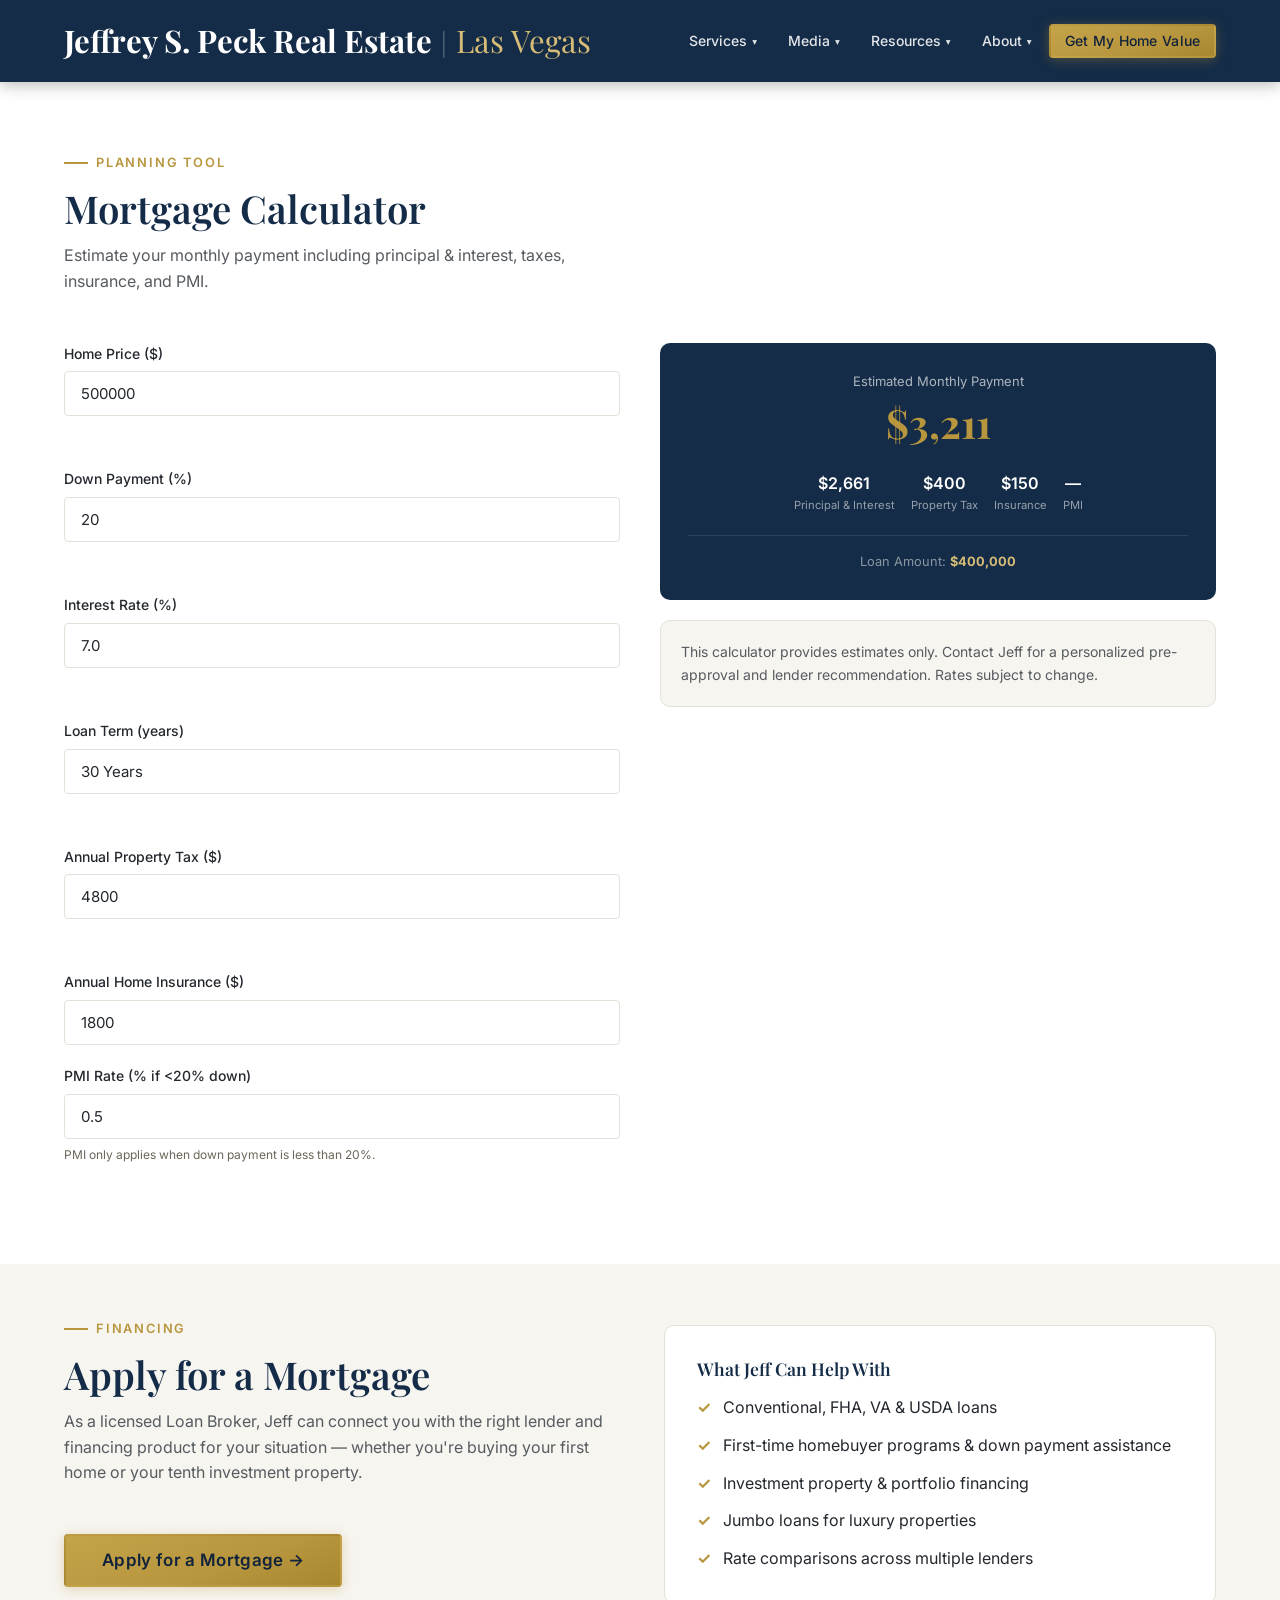
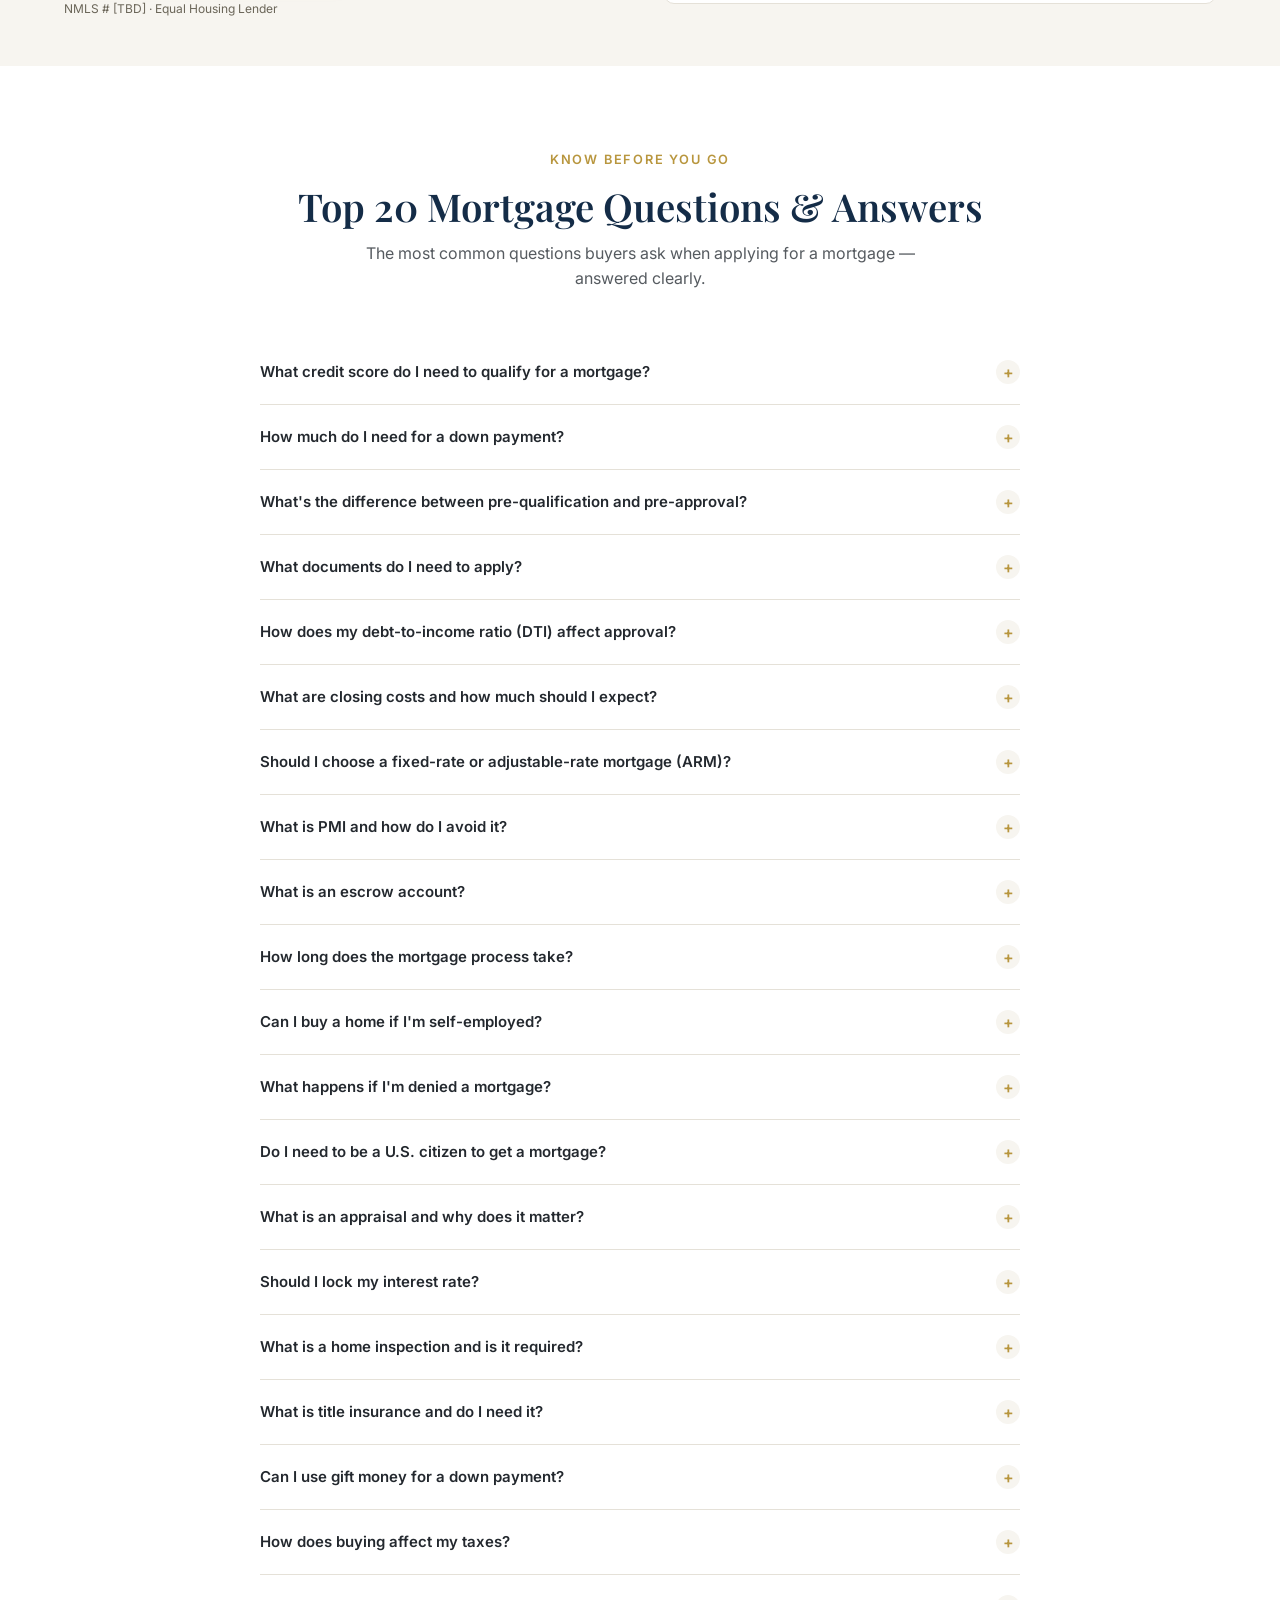
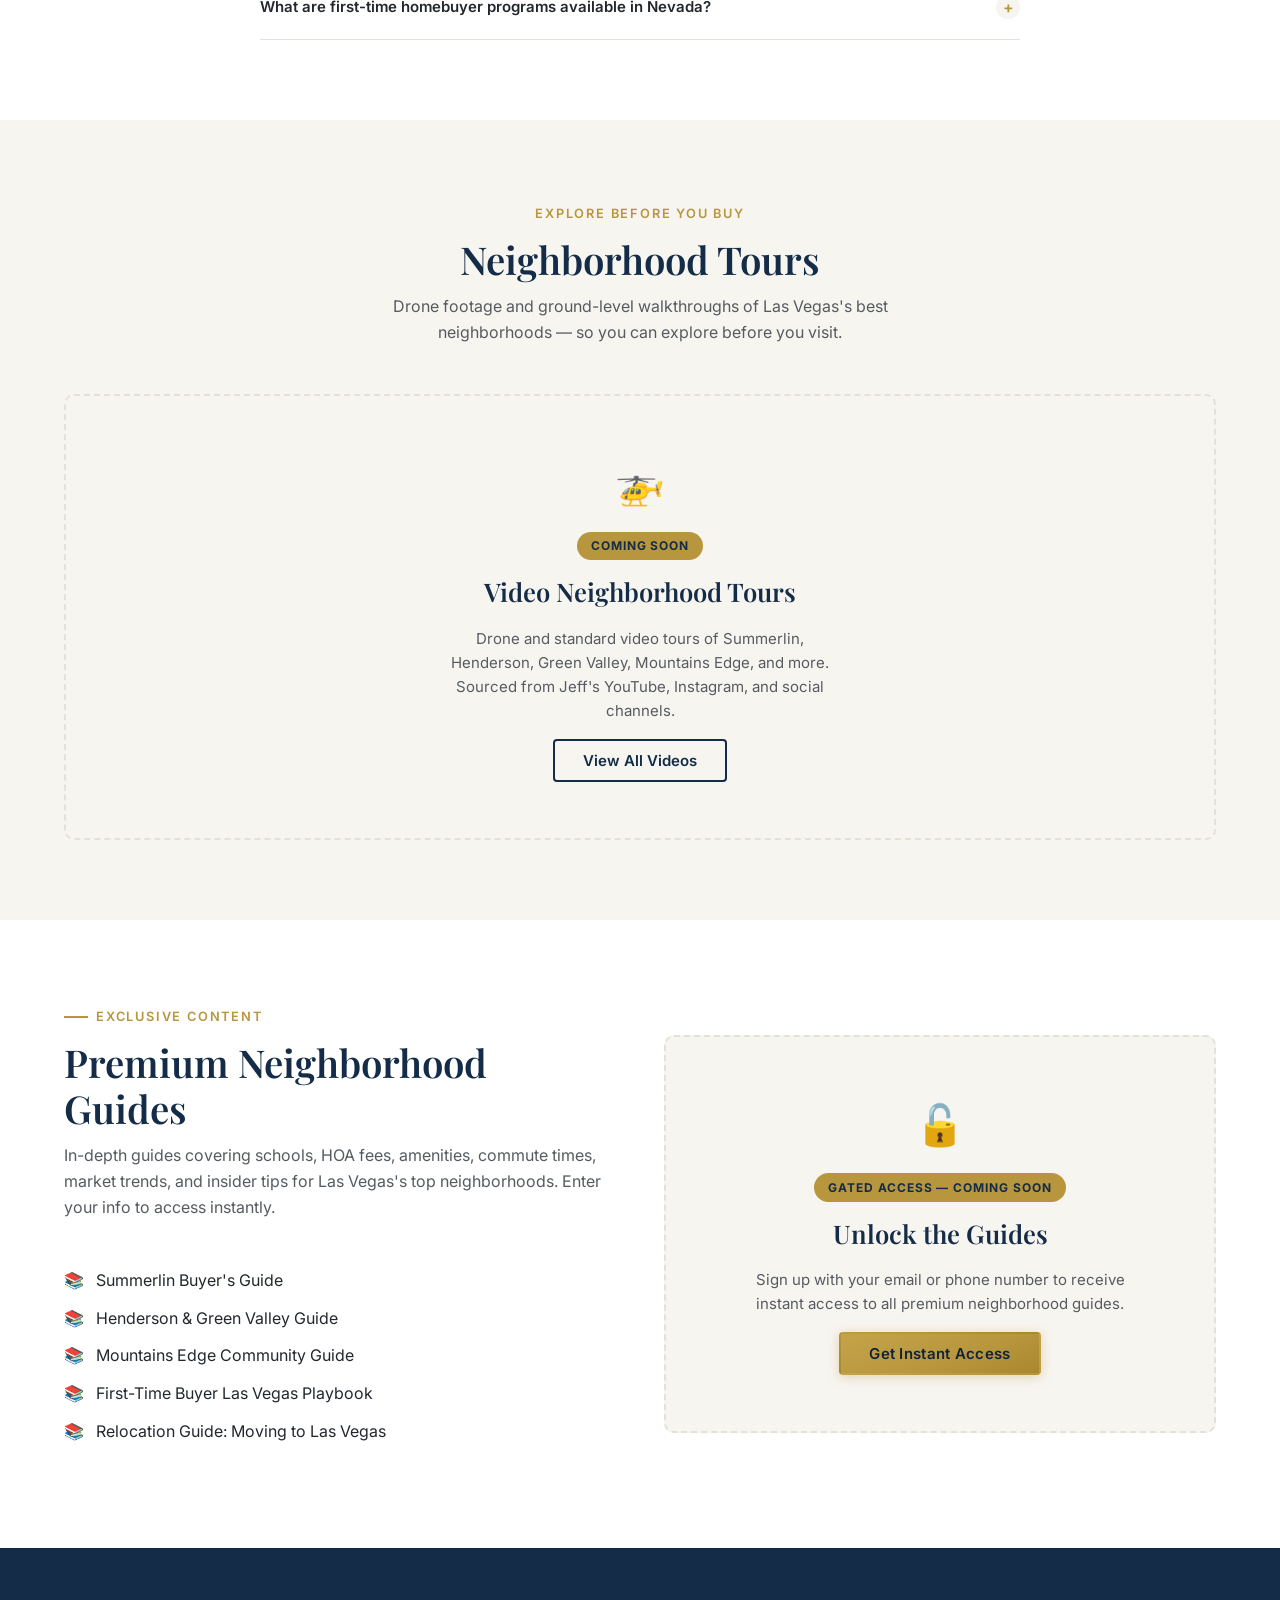
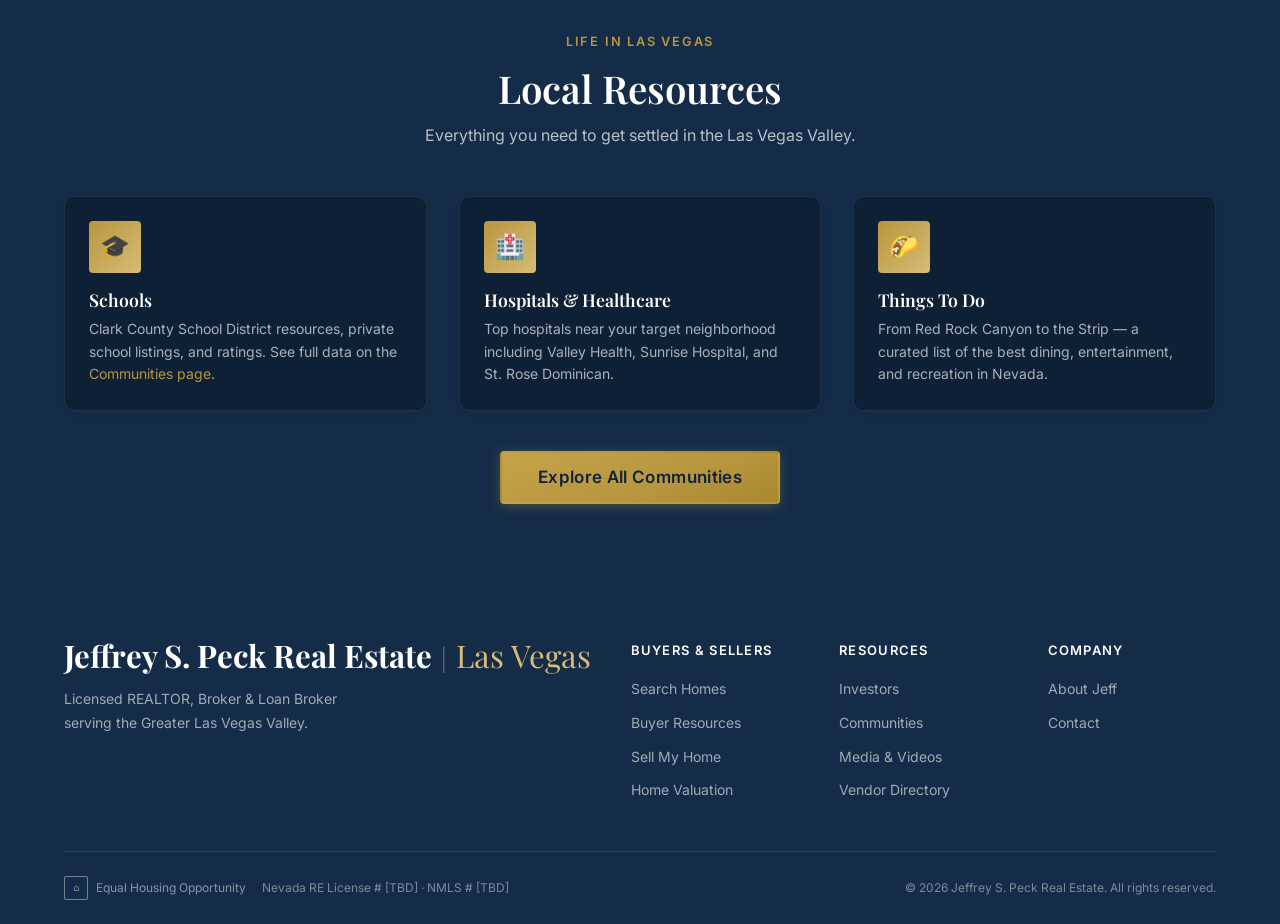
<file: site/buyers.html>
<!DOCTYPE html>
<html lang="en">
<head>
  <meta charset="UTF-8">
  <meta name="viewport" content="width=device-width, initial-scale=1.0">
  <title>Buyers | Jeff Peck Real Estate Las Vegas</title>
  <meta name="description" content="Buying a home in Las Vegas? Use Jeff Peck's mortgage calculator, read the top 20 mortgage Q&A, explore neighborhood tours, and access premium buyer guides.">
  <link rel="icon" href="favicon.svg" type="image/svg+xml">
  <link rel="preconnect" href="https://fonts.googleapis.com">
  <link href="https://fonts.googleapis.com/css2?family=Playfair+Display:wght@400;600;700&family=Inter:wght@300;400;500;600&display=swap" rel="stylesheet">
  <link rel="stylesheet" href="css/styles.css?v=8">
  <style>
    .calc-grid { display: grid; grid-template-columns: 1fr 1fr; gap: 2.5rem; align-items: start; }
    @media(max-width:768px){ .calc-grid { grid-template-columns: 1fr; } }
  </style>
</head>
<body class="no-hero">

<header class="site-header" role="banner">
  <div class="container nav-inner">
    <a href="index.html" class="nav-logo"><span class="nav-logo-name">Jeffrey S. Peck Real Estate</span><span class="nav-logo-pipe" aria-hidden="true">|</span><span class="nav-logo-city">Las Vegas</span></a>
            <nav class="nav-links" aria-label="Main navigation">
      <div class="nav-item">
        <a href="property-search.html" class="nav-has-dropdown">Services <span class="nav-chevron" aria-hidden="true">▾</span></a>
        <div class="nav-dropdown">
          <a href="property-search.html">Search Homes</a>
          <a href="buyers.html">Buyers Guide</a>
          <a href="sellers.html">Sellers Guide</a>
          <a href="investors.html">Investors Guide</a>
          <a href="mortgage-broker.html">Mortgage Broker</a>
          <a href="sellers.html#valuation">Instant Home Valuation</a>
          <a href="sellers.html#cash">Sell for Cash (7–10 Days)</a>
        </div>
      </div>
      <div class="nav-item">
        <a href="media.html" class="nav-has-dropdown">Media <span class="nav-chevron" aria-hidden="true">▾</span></a>
        <div class="nav-dropdown">
          <a href="media.html#webinars">Upcoming Webinars</a>
          <a href="media.html#shorts">60-Second Videos</a>
          <a href="media.html#past-webinars">Past Webinars</a>
          <a href="media.html#tours">Neighborhood Tours</a>
        </div>
      </div>
      <div class="nav-item">
        <a href="communities.html" class="nav-has-dropdown">Resources <span class="nav-chevron" aria-hidden="true">▾</span></a>
        <div class="nav-dropdown">
          <a href="communities.html">Communities &amp; Neighborhoods</a>
          <a href="communities.html#schools">School Ratings</a>
          <a href="communities.html#safety">Safety Data</a>
          <a href="vendors.html">Vendor Directory</a>
        </div>
      </div>
      <div class="nav-item">
        <a href="about.html" class="nav-has-dropdown">About <span class="nav-chevron" aria-hidden="true">▾</span></a>
        <div class="nav-dropdown">
          <a href="about.html">About Jeff</a>
          <a href="about.html#reviews">Reviews</a>
          <a href="contact.html">Contact</a>
        </div>
      </div>
      <a href="sellers.html#valuation" class="btn btn-primary btn-sm">Get My Home Value</a>
    </nav>
    <button class="nav-toggle" id="navToggle" aria-label="Open navigation menu" aria-expanded="false" aria-controls="navMobile"><span></span><span></span><span></span></button>
  </div>
</header>
<nav class="nav-mobile" id="navMobile" aria-label="Mobile navigation">
  <a href="property-search.html">🔍 Services</a>
  <a href="property-search.html" class="nav-mobile-sub">Search Homes</a>
  <a href="buyers.html" class="nav-mobile-sub">Buyers Guide</a>
  <a href="sellers.html" class="nav-mobile-sub">Sellers Guide</a>
  <a href="investors.html" class="nav-mobile-sub">Investors Guide</a>
  <a href="mortgage-broker.html" class="nav-mobile-sub">Mortgage Broker</a>
  <a href="sellers.html#valuation" class="nav-mobile-sub">Instant Home Valuation</a>
  <a href="sellers.html#cash" class="nav-mobile-sub">Sell for Cash</a>
  <a href="media.html">▶️ Media</a>
  <a href="media.html#webinars" class="nav-mobile-sub">Upcoming Webinars</a>
  <a href="media.html#shorts" class="nav-mobile-sub">60-Second Videos</a>
  <a href="media.html#past-webinars" class="nav-mobile-sub">Past Webinars</a>
  <a href="media.html#tours" class="nav-mobile-sub">Neighborhood Tours</a>
  <a href="communities.html">📚 Resources</a>
  <a href="communities.html" class="nav-mobile-sub">Communities &amp; Neighborhoods</a>
  <a href="communities.html#schools" class="nav-mobile-sub">School Ratings</a>
  <a href="vendors.html" class="nav-mobile-sub">Vendor Directory</a>
  <a href="about.html">👤 About</a>
  <a href="about.html#reviews" class="nav-mobile-sub">Reviews</a>
  <a href="contact.html" class="nav-mobile-sub">Contact</a>
  <a href="sellers.html#valuation" class="btn btn-primary">Get My Home Value</a>
</nav>
  </div>
</div>

<!-- Mortgage Calculator -->
<section class="page-start section" id="calculator" aria-labelledby="calc-heading">
  <div class="container">
    <div class="section-heading">
      <p class="eyebrow">Planning Tool</p>
      <h2 id="calc-heading">Mortgage Calculator</h2>
      <p>Estimate your monthly payment including principal &amp; interest, taxes, insurance, and PMI.</p>
    </div>
    <div class="calc-grid">
      <form id="mortgageCalc" aria-label="Mortgage payment calculator" novalidate>
        <div class="grid-2">
          <div class="form-group">
            <label class="form-label" for="calcPrice">Home Price ($)</label>
            <input class="form-control" type="number" id="calcPrice" value="500000" min="50000" step="5000">
          </div>
          <div class="form-group">
            <label class="form-label" for="calcDown">Down Payment (%)</label>
            <input class="form-control" type="number" id="calcDown" value="20" min="0" max="100" step="0.5">
          </div>
          <div class="form-group">
            <label class="form-label" for="calcRate">Interest Rate (%)</label>
            <input class="form-control" type="number" id="calcRate" value="7.0" min="0.1" max="20" step="0.125">
          </div>
          <div class="form-group">
            <label class="form-label" for="calcTerm">Loan Term (years)</label>
            <select class="form-control" id="calcTerm">
              <option value="30" selected>30 Years</option>
              <option value="20">20 Years</option>
              <option value="15">15 Years</option>
              <option value="10">10 Years</option>
            </select>
          </div>
          <div class="form-group">
            <label class="form-label" for="calcTax">Annual Property Tax ($)</label>
            <input class="form-control" type="number" id="calcTax" value="4800" min="0" step="100">
          </div>
          <div class="form-group">
            <label class="form-label" for="calcInsurance">Annual Home Insurance ($)</label>
            <input class="form-control" type="number" id="calcInsurance" value="1800" min="0" step="100">
          </div>
        </div>
        <div class="form-group">
          <label class="form-label" for="calcPmi">PMI Rate (% if &lt;20% down)</label>
          <input class="form-control" type="number" id="calcPmi" value="0.5" min="0" max="3" step="0.1">
          <p class="form-note">PMI only applies when down payment is less than 20%.</p>
        </div>
      </form>
      <div>
        <div class="calc-result" aria-live="polite" aria-label="Monthly payment result">
          <div class="label">Estimated Monthly Payment</div>
          <div class="amount" id="calcResult">$0</div>
          <div class="calc-breakdown">
            <div class="calc-breakdown-item">
              <div class="value" id="calcPI">—</div>
              <div class="label">Principal &amp; Interest</div>
            </div>
            <div class="calc-breakdown-item">
              <div class="value" id="calcTaxMonth">—</div>
              <div class="label">Property Tax</div>
            </div>
            <div class="calc-breakdown-item">
              <div class="value" id="calcInsMonth">—</div>
              <div class="label">Insurance</div>
            </div>
            <div class="calc-breakdown-item">
              <div class="value" id="calcPmiMonth">—</div>
              <div class="label">PMI</div>
            </div>
          </div>
          <div style="margin-top:1.25rem; font-size:.8rem; color:rgba(255,255,255,.5); border-top:1px solid rgba(255,255,255,.1); padding-top:1rem;">Loan Amount: <strong id="calcLoanAmt" style="color:var(--gold-light);">—</strong></div>
        </div>
        <div style="margin-top:1.25rem; padding:1.25rem; background:var(--cream); border-radius:var(--radius-lg); border:1px solid var(--gray-200);">
          <p style="font-size:.875rem; color:var(--text-light); margin:0;">This calculator provides estimates only. Contact Jeff for a personalized pre-approval and lender recommendation. Rates subject to change.</p>
        </div>
      </div>
    </div>
  </div>
</section>

<!-- Apply for Mortgage -->
<section class="section--cream section--sm section" id="apply" aria-labelledby="apply-heading">
  <div class="container">
    <div style="display:grid; grid-template-columns:1fr 1fr; gap:3rem; align-items:center;">
      <div>
        <div class="section-heading">
          <p class="eyebrow">Financing</p>
          <h2 id="apply-heading">Apply for a Mortgage</h2>
          <p>As a licensed Loan Broker, Jeff can connect you with the right lender and financing product for your situation — whether you're buying your first home or your tenth investment property.</p>
        </div>
        <a href="contact.html" class="btn btn-primary btn-lg" id="apply-link">Apply for a Mortgage →</a>
        <p class="form-note" style="margin-top:.75rem;">NMLS # [TBD] · Equal Housing Lender</p>
      </div>
      <div style="background:var(--white); border-radius:var(--radius-lg); padding:2rem; border:1.5px solid var(--gray-200);">
        <h4 style="margin-bottom:1rem;">What Jeff Can Help With</h4>
        <ul style="display:flex; flex-direction:column; gap:.75rem;">
          <li style="display:flex; gap:.75rem; align-items:flex-start;"><span style="color:var(--gold); font-weight:700;">✓</span><span>Conventional, FHA, VA &amp; USDA loans</span></li>
          <li style="display:flex; gap:.75rem; align-items:flex-start;"><span style="color:var(--gold); font-weight:700;">✓</span><span>First-time homebuyer programs &amp; down payment assistance</span></li>
          <li style="display:flex; gap:.75rem; align-items:flex-start;"><span style="color:var(--gold); font-weight:700;">✓</span><span>Investment property &amp; portfolio financing</span></li>
          <li style="display:flex; gap:.75rem; align-items:flex-start;"><span style="color:var(--gold); font-weight:700;">✓</span><span>Jumbo loans for luxury properties</span></li>
          <li style="display:flex; gap:.75rem; align-items:flex-start;"><span style="color:var(--gold); font-weight:700;">✓</span><span>Rate comparisons across multiple lenders</span></li>
        </ul>
      </div>
    </div>
  </div>
</section>

<!-- Top 20 Mortgage Q&A -->
<section class="section" id="faq" aria-labelledby="faq-heading">
  <div class="container">
    <div class="section-heading section-heading--center">
      <p class="eyebrow">Know Before You Go</p>
      <h2 id="faq-heading">Top 20 Mortgage Questions &amp; Answers</h2>
      <p>The most common questions buyers ask when applying for a mortgage — answered clearly.</p>
    </div>
    <div style="max-width: 760px; margin: 0 auto;">

      <div class="accordion-item">
        <button class="accordion-header" aria-expanded="false">What credit score do I need to qualify for a mortgage? <span class="accordion-icon">+</span></button>
        <div class="accordion-body">Most conventional loans require a minimum score of 620, while FHA loans can go as low as 580 (or 500 with a 10% down payment). A higher score (720+) unlocks the best interest rates. Jeff can connect you with lenders who work with a range of credit profiles.</div>
      </div>

      <div class="accordion-item">
        <button class="accordion-header" aria-expanded="false">How much do I need for a down payment? <span class="accordion-icon">+</span></button>
        <div class="accordion-body">Down payment requirements vary by loan type. Conventional loans can be as low as 3%, FHA loans require 3.5%, and VA/USDA loans can be 0% for eligible buyers. Putting 20% down eliminates private mortgage insurance (PMI) and reduces your monthly payment.</div>
      </div>

      <div class="accordion-item">
        <button class="accordion-header" aria-expanded="false">What's the difference between pre-qualification and pre-approval? <span class="accordion-icon">+</span></button>
        <div class="accordion-body">Pre-qualification is an informal estimate based on self-reported information. Pre-approval is a formal review of your credit, income, and assets — resulting in a conditional commitment letter. Sellers and their agents take pre-approval far more seriously, especially in a competitive Las Vegas market.</div>
      </div>

      <div class="accordion-item">
        <button class="accordion-header" aria-expanded="false">What documents do I need to apply? <span class="accordion-icon">+</span></button>
        <div class="accordion-body">Typically: last 2 years of tax returns and W-2s, last 30 days of pay stubs, last 2–3 months of bank statements, photo ID, and a list of current debts. Self-employed buyers will also need profit &amp; loss statements. Having these ready speeds up the process significantly.</div>
      </div>

      <div class="accordion-item">
        <button class="accordion-header" aria-expanded="false">How does my debt-to-income ratio (DTI) affect approval? <span class="accordion-icon">+</span></button>
        <div class="accordion-body">DTI compares your monthly debt payments to your gross monthly income. Most lenders prefer a DTI under 43%. A lower DTI means you can qualify for a larger loan or a better rate. Jeff can help you review your DTI and strategies to improve it before applying.</div>
      </div>

      <div class="accordion-item">
        <button class="accordion-header" aria-expanded="false">What are closing costs and how much should I expect? <span class="accordion-icon">+</span></button>
        <div class="accordion-body">Closing costs typically range from 2%–5% of the loan amount and include lender fees, title insurance, escrow fees, prepaid taxes and insurance, and other charges. In Nevada, closing costs for a $500,000 home might be $10,000–$25,000. Some of these can be negotiated or rolled into the loan.</div>
      </div>

      <div class="accordion-item">
        <button class="accordion-header" aria-expanded="false">Should I choose a fixed-rate or adjustable-rate mortgage (ARM)? <span class="accordion-icon">+</span></button>
        <div class="accordion-body">A fixed-rate mortgage locks in your interest rate for the life of the loan — predictable and ideal if you plan to stay long-term. An ARM starts at a lower rate but adjusts after an initial period (e.g., 5/1 ARM). ARMs can make sense if you plan to move or refinance within a few years.</div>
      </div>

      <div class="accordion-item">
        <button class="accordion-header" aria-expanded="false">What is PMI and how do I avoid it? <span class="accordion-icon">+</span></button>
        <div class="accordion-body">Private Mortgage Insurance (PMI) protects the lender if you default and is required when your down payment is less than 20%. It typically costs 0.3%–1.5% of the loan annually. You can avoid PMI by putting 20% down, using a piggyback loan, or requesting cancellation once you reach 20% equity.</div>
      </div>

      <div class="accordion-item">
        <button class="accordion-header" aria-expanded="false">What is an escrow account? <span class="accordion-icon">+</span></button>
        <div class="accordion-body">An escrow account is managed by your lender and holds funds for property taxes and homeowner's insurance. Each month, a portion of your payment goes into escrow; the lender pays your tax and insurance bills from it. This ensures those obligations are always covered.</div>
      </div>

      <div class="accordion-item">
        <button class="accordion-header" aria-expanded="false">How long does the mortgage process take? <span class="accordion-icon">+</span></button>
        <div class="accordion-body">From application to closing typically takes 30–45 days, though it can be as fast as 21 days with a prepared buyer and responsive team. The timeline depends on the lender, the complexity of your financial situation, and how quickly documentation is submitted.</div>
      </div>

      <div class="accordion-item">
        <button class="accordion-header" aria-expanded="false">Can I buy a home if I'm self-employed? <span class="accordion-icon">+</span></button>
        <div class="accordion-body">Yes. Self-employed buyers typically need 2 years of tax returns showing consistent income, along with a year-to-date profit &amp; loss statement. Some lenders offer bank-statement loans that use average deposits rather than tax returns — useful if your write-offs reduce reported income.</div>
      </div>

      <div class="accordion-item">
        <button class="accordion-header" aria-expanded="false">What happens if I'm denied a mortgage? <span class="accordion-icon">+</span></button>
        <div class="accordion-body">The lender is required to provide an adverse action notice explaining why. Common reasons include low credit score, high DTI, insufficient income, or property issues. Many buyers successfully re-apply after improving their credit, paying down debt, or saving a larger down payment. Jeff can help you map a path forward.</div>
      </div>

      <div class="accordion-item">
        <button class="accordion-header" aria-expanded="false">Do I need to be a U.S. citizen to get a mortgage? <span class="accordion-icon">+</span></button>
        <div class="accordion-body">No. Permanent residents (green card holders) can access the same loan programs as citizens. Non-permanent residents can still qualify for FHA loans with a valid work authorization. Foreign nationals have additional options through non-QM lenders. Jeff can connect you with the right lender for your status.</div>
      </div>

      <div class="accordion-item">
        <button class="accordion-header" aria-expanded="false">What is an appraisal and why does it matter? <span class="accordion-icon">+</span></button>
        <div class="accordion-body">A licensed appraiser will assess the home's market value. Lenders require appraisals to confirm they're not lending more than the home is worth. If the appraisal comes in low, you'll need to renegotiate the price, pay the difference in cash, or walk away. A strong offer strategy from Jeff helps avoid this issue.</div>
      </div>

      <div class="accordion-item">
        <button class="accordion-header" aria-expanded="false">Should I lock my interest rate? <span class="accordion-icon">+</span></button>
        <div class="accordion-body">A rate lock guarantees your interest rate for a set period (typically 30–60 days) while your loan is processed. It protects you from rate increases before closing. If rates are volatile or rising, locking early makes sense. Jeff and your loan officer can advise on timing.</div>
      </div>

      <div class="accordion-item">
        <button class="accordion-header" aria-expanded="false">What is a home inspection and is it required? <span class="accordion-icon">+</span></button>
        <div class="accordion-body">A home inspection is a professional evaluation of the property's condition. It's not legally required in Nevada, but it's strongly recommended. Inspections can reveal costly issues — roof, foundation, HVAC, plumbing — that can be used to renegotiate or request repairs before closing.</div>
      </div>

      <div class="accordion-item">
        <button class="accordion-header" aria-expanded="false">What is title insurance and do I need it? <span class="accordion-icon">+</span></button>
        <div class="accordion-body">Title insurance protects you and your lender against ownership disputes, liens, or errors in public records related to the property. Lender's title insurance is almost always required. Owner's title insurance is optional but highly recommended — it's a one-time premium paid at closing.</div>
      </div>

      <div class="accordion-item">
        <button class="accordion-header" aria-expanded="false">Can I use gift money for a down payment? <span class="accordion-icon">+</span></button>
        <div class="accordion-body">Yes, with conditions. Gift funds from family members are acceptable for most loan types, but lenders require a gift letter confirming no repayment is expected. There are also paper-trail requirements showing the funds transferred from the donor's account. Let Jeff's lending team guide you through the documentation.</div>
      </div>

      <div class="accordion-item">
        <button class="accordion-header" aria-expanded="false">How does buying affect my taxes? <span class="accordion-icon">+</span></button>
        <div class="accordion-body">Homeownership can provide tax benefits including the mortgage interest deduction and property tax deduction (subject to IRS limits). Nevada has no state income tax, which is a significant advantage. Consult a CPA for personalized advice — Jeff can refer you to trusted tax professionals in the valley.</div>
      </div>

      <div class="accordion-item">
        <button class="accordion-header" aria-expanded="false">What are first-time homebuyer programs available in Nevada? <span class="accordion-icon">+</span></button>
        <div class="accordion-body">Nevada Housing Division (NHD) offers the Home Is Possible program with below-market rates and down payment assistance grants. There are also programs for teachers, first responders, and low-to-moderate income buyers. These programs can save thousands — ask Jeff if you qualify when you connect.</div>
      </div>

    </div>
  </div>
</section>

<!-- Neighborhood Tours -->
<section class="section--cream section" id="tours" aria-labelledby="tours-heading">
  <div class="container">
    <div class="section-heading section-heading--center">
      <p class="eyebrow">Explore Before You Buy</p>
      <h2 id="tours-heading">Neighborhood Tours</h2>
      <p>Drone footage and ground-level walkthroughs of Las Vegas's best neighborhoods — so you can explore before you visit.</p>
    </div>
    <div class="coming-soon" style="min-height:320px;">
      <div class="coming-soon-icon">🚁</div>
      <span class="coming-soon-badge">Coming Soon</span>
      <h3>Video Neighborhood Tours</h3>
      <p>Drone and standard video tours of Summerlin, Henderson, Green Valley, Mountains Edge, and more. Sourced from Jeff's YouTube, Instagram, and social channels.</p>
      <a href="media.html" class="btn btn-outline-navy">View All Videos</a>
    </div>
  </div>
</section>

<!-- Premium Guides -->
<section class="section" id="guides" aria-labelledby="guides-heading">
  <div class="container">
    <div style="display:grid; grid-template-columns:1fr 1fr; gap:3rem; align-items:center;">
      <div>
        <div class="section-heading">
          <p class="eyebrow">Exclusive Content</p>
          <h2 id="guides-heading">Premium Neighborhood Guides</h2>
          <p>In-depth guides covering schools, HOA fees, amenities, commute times, market trends, and insider tips for Las Vegas's top neighborhoods. Enter your info to access instantly.</p>
        </div>
        <div style="display:flex; flex-direction:column; gap:.75rem; margin-bottom:1.5rem;">
          <div style="display:flex; gap:.75rem;"><span style="color:var(--gold);">📚</span> Summerlin Buyer's Guide</div>
          <div style="display:flex; gap:.75rem;"><span style="color:var(--gold);">📚</span> Henderson &amp; Green Valley Guide</div>
          <div style="display:flex; gap:.75rem;"><span style="color:var(--gold);">📚</span> Mountains Edge Community Guide</div>
          <div style="display:flex; gap:.75rem;"><span style="color:var(--gold);">📚</span> First-Time Buyer Las Vegas Playbook</div>
          <div style="display:flex; gap:.75rem;"><span style="color:var(--gold);">📚</span> Relocation Guide: Moving to Las Vegas</div>
        </div>
      </div>
      <div class="coming-soon">
        <div class="coming-soon-icon">🔓</div>
        <span class="coming-soon-badge">Gated Access — Coming Soon</span>
        <h3>Unlock the Guides</h3>
        <p>Sign up with your email or phone number to receive instant access to all premium neighborhood guides.</p>
        <a href="contact.html" class="btn btn-primary">Get Instant Access</a>
      </div>
    </div>
  </div>
</section>

<!-- Local Resources -->
<section class="section--dark section" id="resources" aria-labelledby="resources-heading">
  <div class="container">
    <div class="section-heading section-heading--center">
      <p class="eyebrow">Life in Las Vegas</p>
      <h2 id="resources-heading" style="color:var(--white)">Local Resources</h2>
      <p style="color:rgba(255,255,255,.7); max-width:560px; margin:0 auto;">Everything you need to get settled in the Las Vegas Valley.</p>
    </div>
    <div class="grid-3" style="margin-top:2.5rem;">
      <div class="card" style="background:var(--navy-mid); border:1px solid rgba(255,255,255,.08);">
        <div class="card-body">
          <div class="card-icon">🎓</div>
          <h3 style="color:var(--white); font-size:1.1rem; margin-bottom:.5rem;">Schools</h3>
          <p style="color:rgba(255,255,255,.65); font-size:.875rem;">Clark County School District resources, private school listings, and ratings. See full data on the <a href="communities.html#schools" style="color:var(--gold);">Communities page</a>.</p>
        </div>
      </div>
      <div class="card" style="background:var(--navy-mid); border:1px solid rgba(255,255,255,.08);">
        <div class="card-body">
          <div class="card-icon">🏥</div>
          <h3 style="color:var(--white); font-size:1.1rem; margin-bottom:.5rem;">Hospitals &amp; Healthcare</h3>
          <p style="color:rgba(255,255,255,.65); font-size:.875rem;">Top hospitals near your target neighborhood including Valley Health, Sunrise Hospital, and St. Rose Dominican.</p>
        </div>
      </div>
      <div class="card" style="background:var(--navy-mid); border:1px solid rgba(255,255,255,.08);">
        <div class="card-body">
          <div class="card-icon">🌮</div>
          <h3 style="color:var(--white); font-size:1.1rem; margin-bottom:.5rem;">Things To Do</h3>
          <p style="color:rgba(255,255,255,.65); font-size:.875rem;">From Red Rock Canyon to the Strip — a curated list of the best dining, entertainment, and recreation in Nevada.</p>
        </div>
      </div>
    </div>
    <div class="text-center" style="margin-top:2.5rem;">
      <a href="communities.html" class="btn btn-primary btn-lg">Explore All Communities</a>
    </div>
  </div>
</section>

<footer class="site-footer" role="contentinfo">
  <div class="container">
    <div class="footer-grid">
      <div class="footer-brand">
        <a href="index.html" class="nav-logo"><span class="nav-logo-name">Jeffrey S. Peck Real Estate</span><span class="nav-logo-pipe" aria-hidden="true">|</span><span class="nav-logo-city">Las Vegas</span></a>
        <p>Licensed REALTOR, Broker &amp; Loan Broker serving the Greater Las Vegas Valley.</p>
      </div>
      <div class="footer-col"><h5>Buyers &amp; Sellers</h5><ul>
        <li><a href="property-search.html">Search Homes</a></li>
        <li><a href="buyers.html">Buyer Resources</a></li>
        <li><a href="sellers.html">Sell My Home</a></li>
        <li><a href="sellers.html#valuation">Home Valuation</a></li>
      </ul></div>
      <div class="footer-col"><h5>Resources</h5><ul>
        <li><a href="investors.html">Investors</a></li>
        <li><a href="communities.html">Communities</a></li>
        <li><a href="media.html">Media &amp; Videos</a></li>
        <li><a href="vendors.html">Vendor Directory</a></li>
      </ul></div>
      <div class="footer-col"><h5>Company</h5><ul>
        <li><a href="about.html">About Jeff</a></li>
        <li><a href="contact.html">Contact</a></li>
      </ul></div>
    </div>
    <div class="footer-bottom">
      <div class="footer-legal">
        <div class="eho-mark" role="img" aria-label="Equal Housing Opportunity"><div class="eho-box" aria-hidden="true">⌂</div>Equal Housing Opportunity</div>
        <span class="footer-license">Nevada RE License # [TBD] · NMLS # [TBD]</span>
      </div>
      <p>© 2026 Jeffrey S. Peck Real Estate. All rights reserved.</p>
    </div>
  </div>
</footer>

<div class="sticky-cta" aria-label="Quick actions">
  <a href="tel:+17025550100" class="btn btn-outline-light">📞 Call Jeff</a>
  <a href="#apply" class="btn btn-primary">Apply for Mortgage</a>
</div>
<script src="js/main.js?v=2"></script>
</body>
</html>
</file>
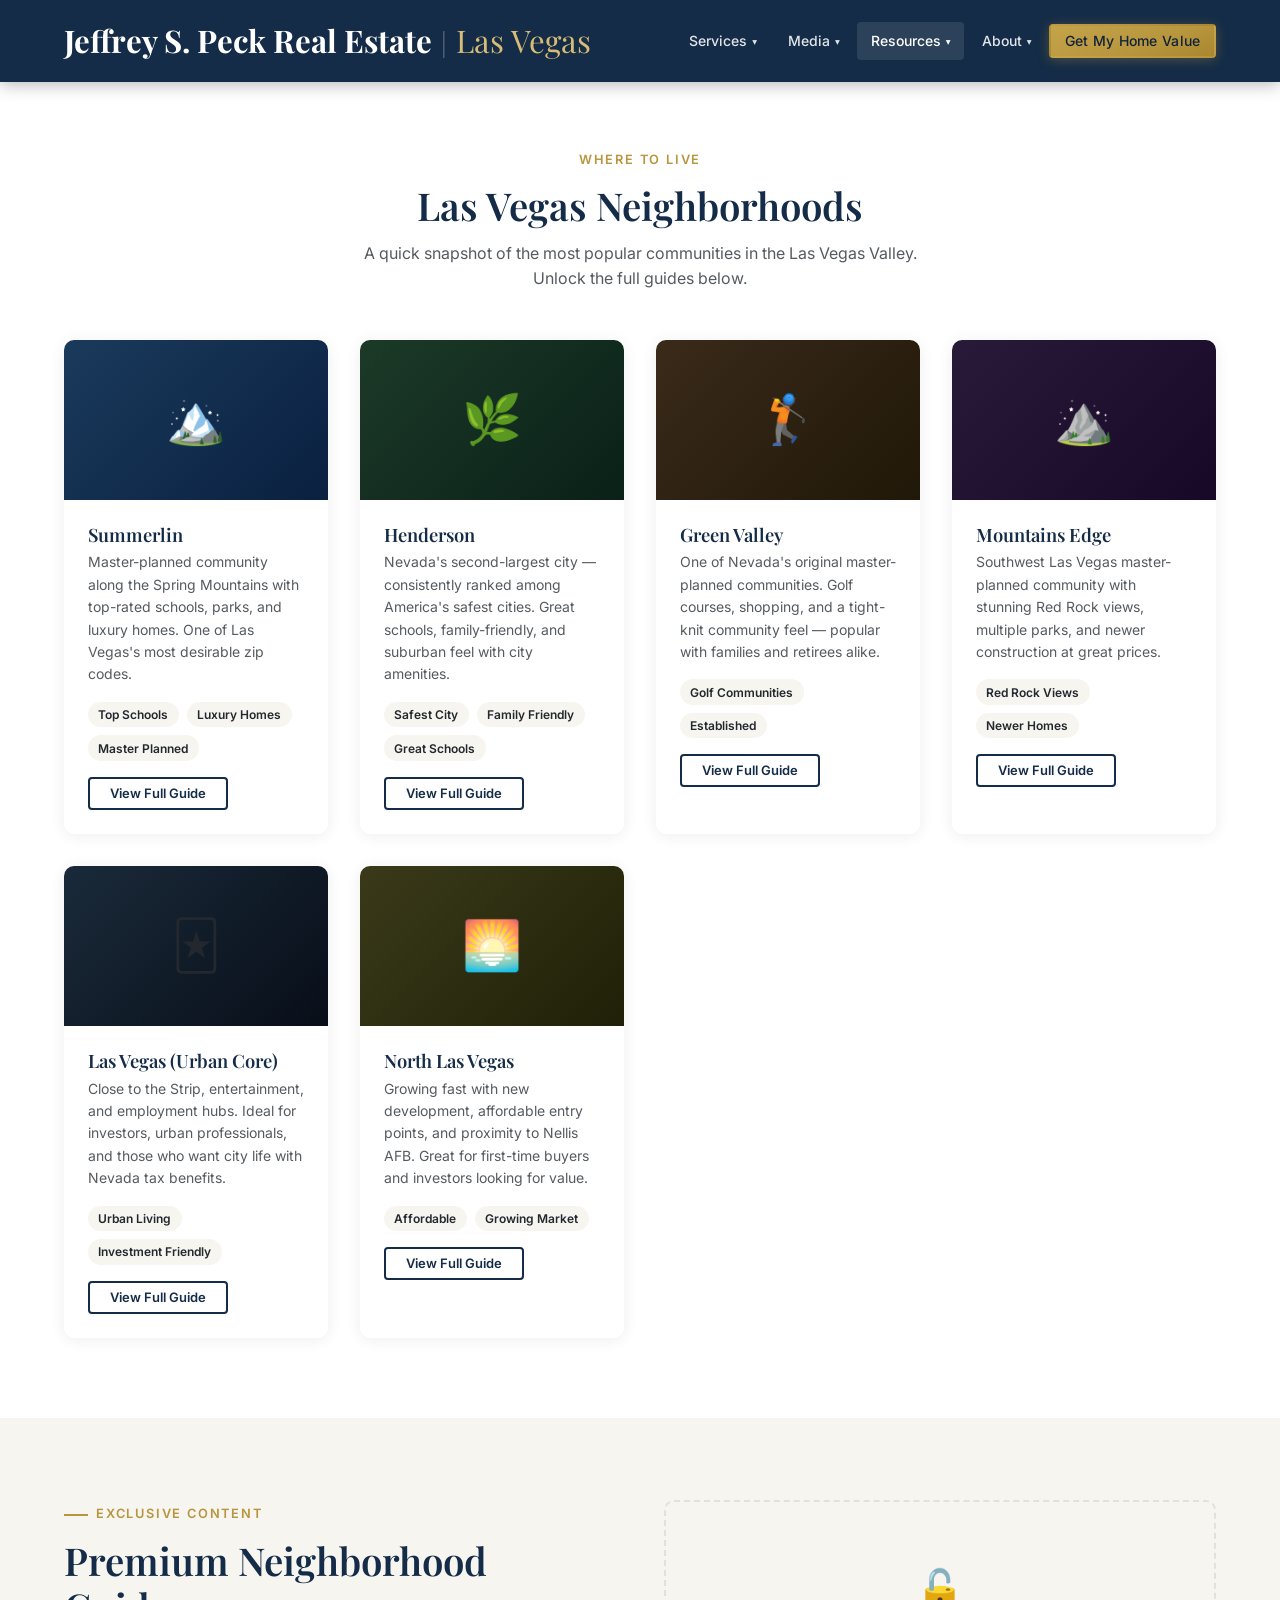
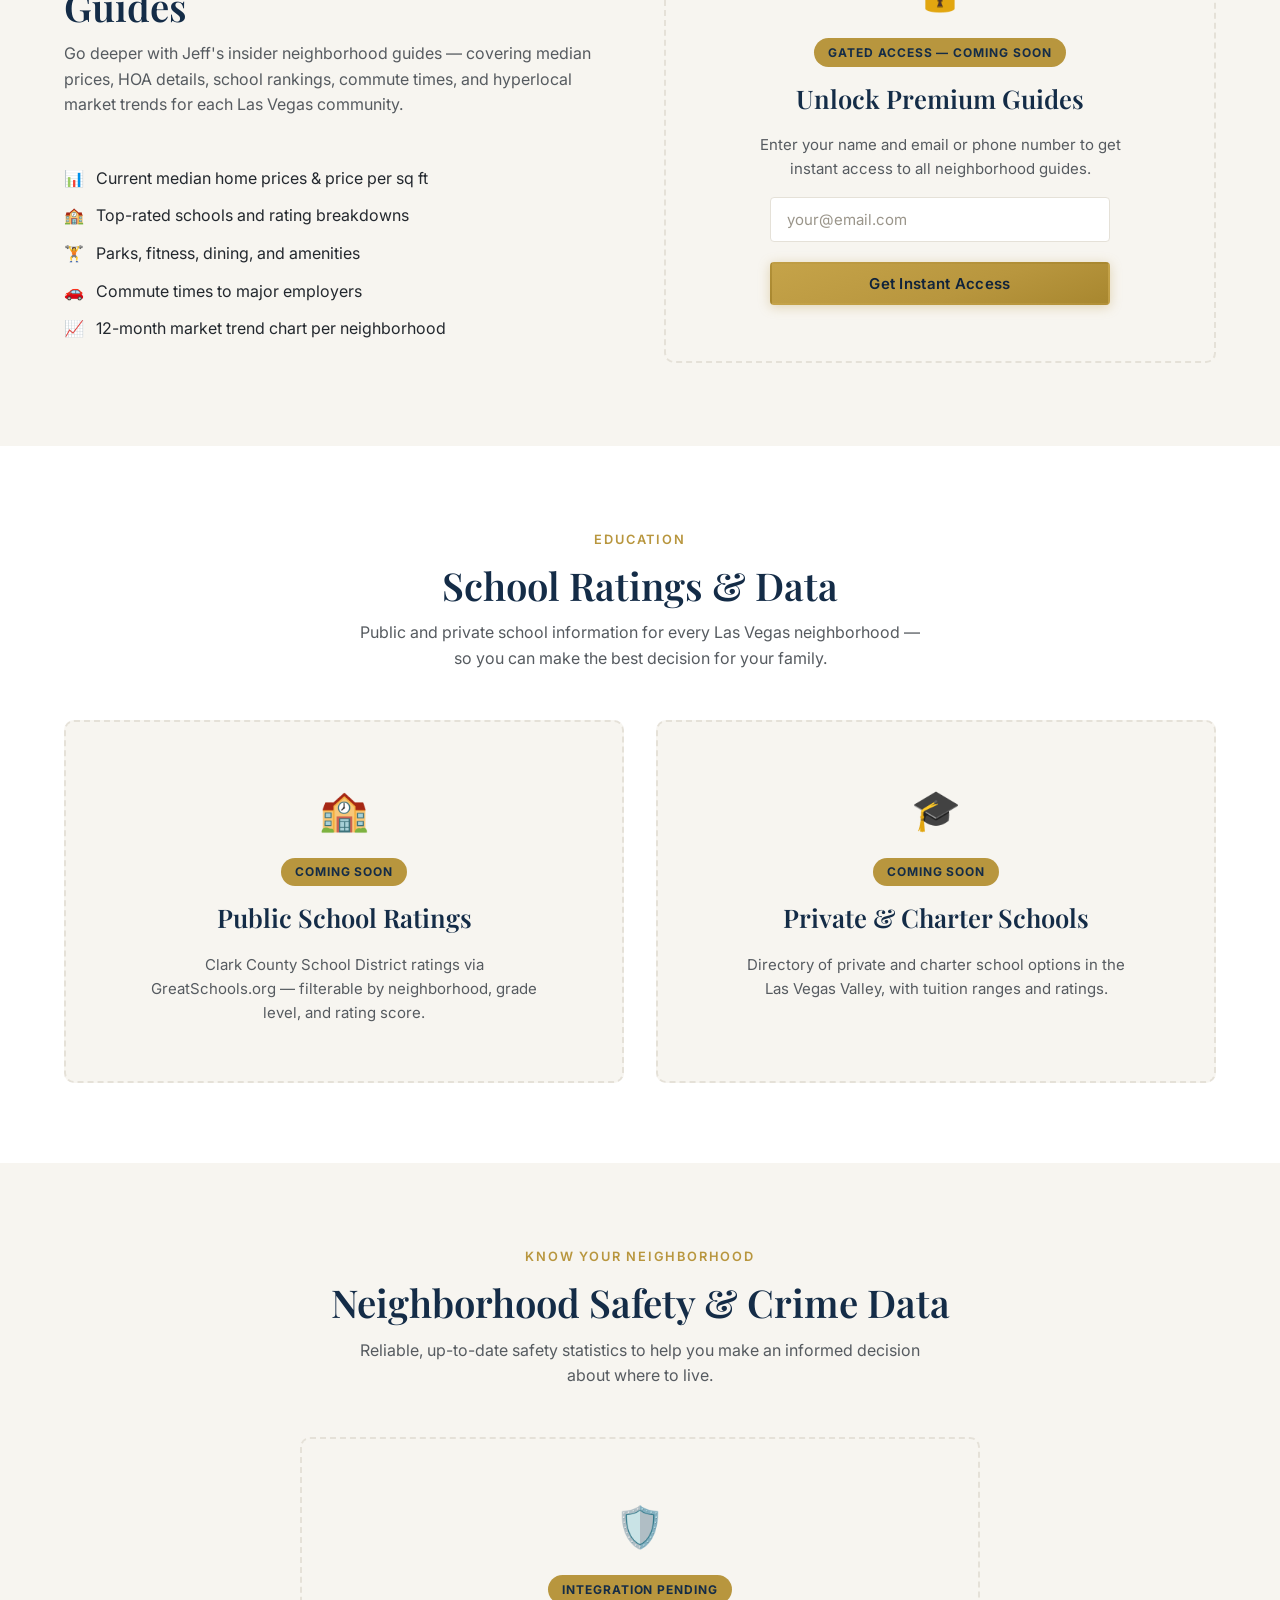
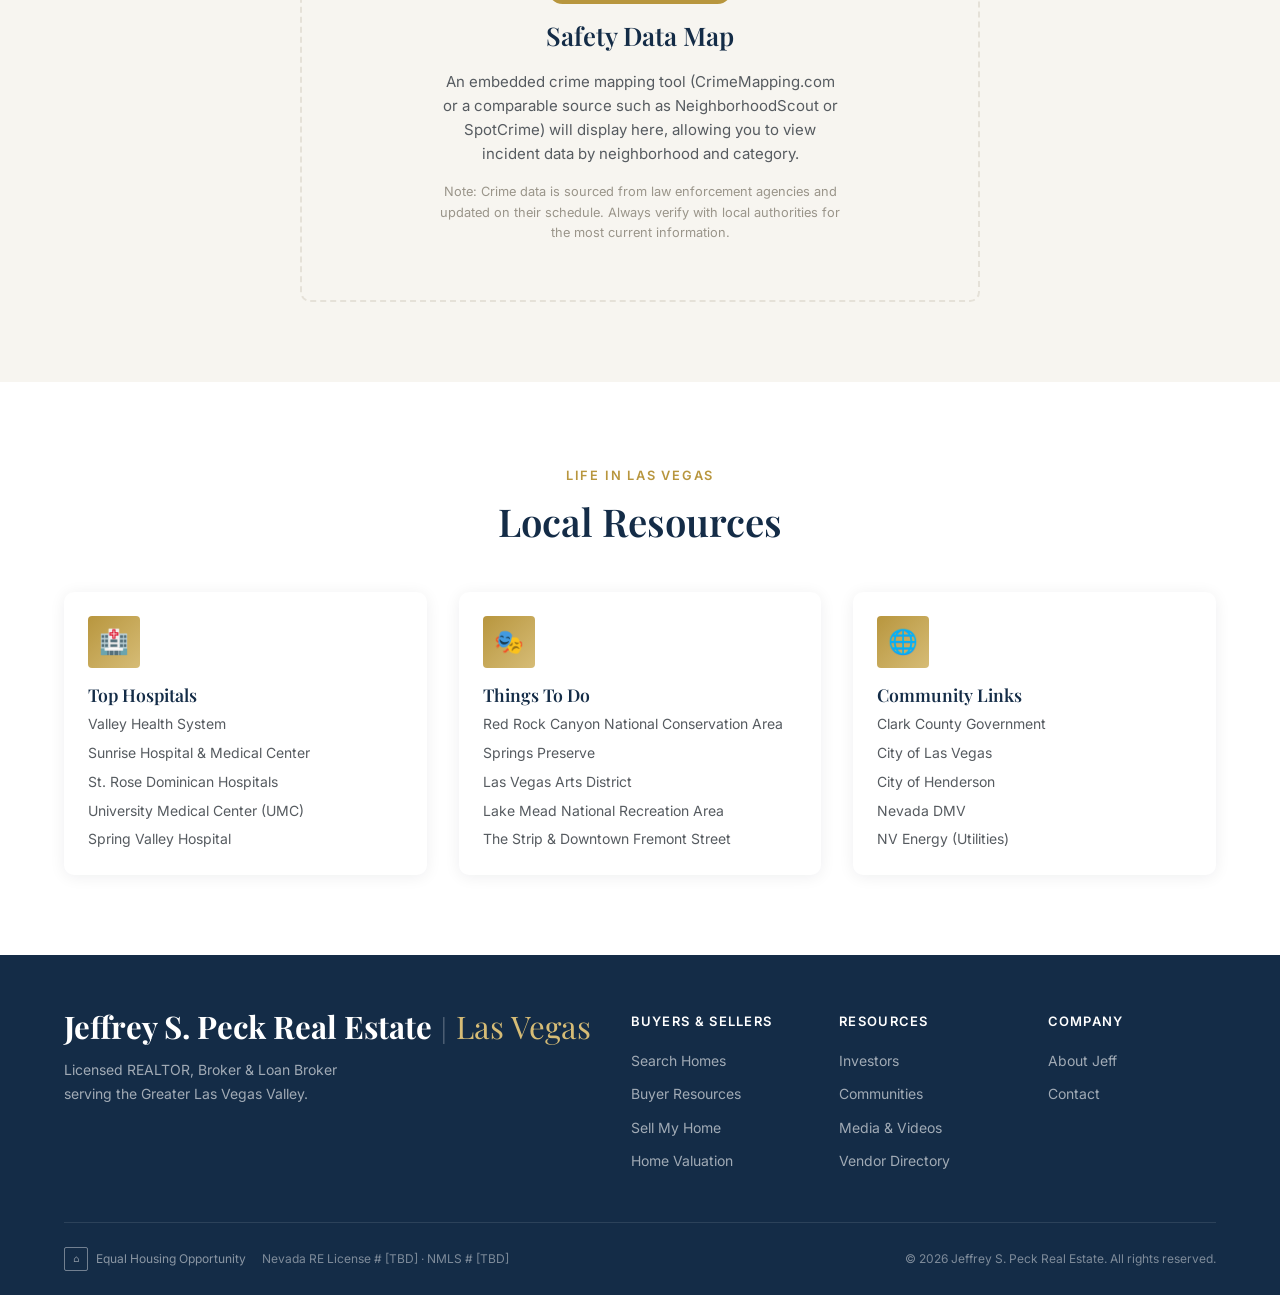
<file: site/communities.html>
<!DOCTYPE html>
<html lang="en">
<head>
  <meta charset="UTF-8">
  <meta name="viewport" content="width=device-width, initial-scale=1.0">
  <title>Communities & Neighborhoods | Jeff Peck Real Estate Las Vegas</title>
  <meta name="description" content="Explore Las Vegas neighborhoods — school ratings, safety data, neighborhood guides, and local resources for Summerlin, Henderson, Green Valley, and more.">
  <link rel="icon" href="favicon.svg" type="image/svg+xml">
  <link rel="preconnect" href="https://fonts.googleapis.com">
  <link href="https://fonts.googleapis.com/css2?family=Playfair+Display:wght@400;600;700&family=Inter:wght@300;400;500;600&display=swap" rel="stylesheet">
  <link rel="stylesheet" href="css/styles.css?v=8">
</head>
<body class="no-hero">

<header class="site-header" role="banner">
  <div class="container nav-inner">
    <a href="index.html" class="nav-logo"><span class="nav-logo-name">Jeffrey S. Peck Real Estate</span><span class="nav-logo-pipe" aria-hidden="true">|</span><span class="nav-logo-city">Las Vegas</span></a>
            <nav class="nav-links" aria-label="Main navigation">
      <div class="nav-item">
        <a href="property-search.html" class="nav-has-dropdown">Services <span class="nav-chevron" aria-hidden="true">▾</span></a>
        <div class="nav-dropdown">
          <a href="property-search.html">Search Homes</a>
          <a href="buyers.html">Buyers Guide</a>
          <a href="sellers.html">Sellers Guide</a>
          <a href="investors.html">Investors Guide</a>
          <a href="mortgage-broker.html">Mortgage Broker</a>
          <a href="sellers.html#valuation">Instant Home Valuation</a>
          <a href="sellers.html#cash">Sell for Cash (7–10 Days)</a>
        </div>
      </div>
      <div class="nav-item">
        <a href="media.html" class="nav-has-dropdown">Media <span class="nav-chevron" aria-hidden="true">▾</span></a>
        <div class="nav-dropdown">
          <a href="media.html#webinars">Upcoming Webinars</a>
          <a href="media.html#shorts">60-Second Videos</a>
          <a href="media.html#past-webinars">Past Webinars</a>
          <a href="media.html#tours">Neighborhood Tours</a>
        </div>
      </div>
      <div class="nav-item">
        <a href="communities.html" class="nav-has-dropdown">Resources <span class="nav-chevron" aria-hidden="true">▾</span></a>
        <div class="nav-dropdown">
          <a href="communities.html">Communities &amp; Neighborhoods</a>
          <a href="communities.html#schools">School Ratings</a>
          <a href="communities.html#safety">Safety Data</a>
          <a href="vendors.html">Vendor Directory</a>
        </div>
      </div>
      <div class="nav-item">
        <a href="about.html" class="nav-has-dropdown">About <span class="nav-chevron" aria-hidden="true">▾</span></a>
        <div class="nav-dropdown">
          <a href="about.html">About Jeff</a>
          <a href="about.html#reviews">Reviews</a>
          <a href="contact.html">Contact</a>
        </div>
      </div>
      <a href="sellers.html#valuation" class="btn btn-primary btn-sm">Get My Home Value</a>
    </nav>
    <button class="nav-toggle" id="navToggle" aria-label="Open navigation menu" aria-expanded="false" aria-controls="navMobile"><span></span><span></span><span></span></button>
  </div>
</header>
<nav class="nav-mobile" id="navMobile" aria-label="Mobile navigation">
  <a href="property-search.html">🔍 Services</a>
  <a href="property-search.html" class="nav-mobile-sub">Search Homes</a>
  <a href="buyers.html" class="nav-mobile-sub">Buyers Guide</a>
  <a href="sellers.html" class="nav-mobile-sub">Sellers Guide</a>
  <a href="investors.html" class="nav-mobile-sub">Investors Guide</a>
  <a href="mortgage-broker.html" class="nav-mobile-sub">Mortgage Broker</a>
  <a href="sellers.html#valuation" class="nav-mobile-sub">Instant Home Valuation</a>
  <a href="sellers.html#cash" class="nav-mobile-sub">Sell for Cash</a>
  <a href="media.html">▶️ Media</a>
  <a href="media.html#webinars" class="nav-mobile-sub">Upcoming Webinars</a>
  <a href="media.html#shorts" class="nav-mobile-sub">60-Second Videos</a>
  <a href="media.html#past-webinars" class="nav-mobile-sub">Past Webinars</a>
  <a href="media.html#tours" class="nav-mobile-sub">Neighborhood Tours</a>
  <a href="communities.html">📚 Resources</a>
  <a href="communities.html" class="nav-mobile-sub">Communities &amp; Neighborhoods</a>
  <a href="communities.html#schools" class="nav-mobile-sub">School Ratings</a>
  <a href="vendors.html" class="nav-mobile-sub">Vendor Directory</a>
  <a href="about.html">👤 About</a>
  <a href="about.html#reviews" class="nav-mobile-sub">Reviews</a>
  <a href="contact.html" class="nav-mobile-sub">Contact</a>
  <a href="sellers.html#valuation" class="btn btn-primary">Get My Home Value</a>
</nav>
  </div>
</div>

<!-- Neighborhood overview cards -->
<section class="page-start section" id="guides" aria-labelledby="hood-heading">
  <div class="container">
    <div class="section-heading section-heading--center">
      <p class="eyebrow">Where to Live</p>
      <h2 id="hood-heading">Las Vegas Neighborhoods</h2>
      <p>A quick snapshot of the most popular communities in the Las Vegas Valley. Unlock the full guides below.</p>
    </div>
    <div class="grid-3">

      <div class="card">
        <div style="height:160px; background:linear-gradient(135deg,#1a3a5c,#0a2040); display:flex; align-items:center; justify-content:center; font-size:3rem;">🏔️</div>
        <div class="card-body">
          <h3 style="font-size:1.15rem; margin-bottom:.35rem;">Summerlin</h3>
          <p style="font-size:.875rem; color:var(--text-light); margin-bottom:1rem;">Master-planned community along the Spring Mountains with top-rated schools, parks, and luxury homes. One of Las Vegas's most desirable zip codes.</p>
          <div style="display:flex; gap:.5rem; flex-wrap:wrap; margin-bottom:1rem;">
            <span style="background:var(--cream); font-size:.75rem; padding:.2rem .65rem; border-radius:999px; font-weight:600;">Top Schools</span>
            <span style="background:var(--cream); font-size:.75rem; padding:.2rem .65rem; border-radius:999px; font-weight:600;">Luxury Homes</span>
            <span style="background:var(--cream); font-size:.75rem; padding:.2rem .65rem; border-radius:999px; font-weight:600;">Master Planned</span>
          </div>
          <a href="#premium-guides" class="btn btn-outline-navy btn-sm">View Full Guide</a>
        </div>
      </div>

      <div class="card">
        <div style="height:160px; background:linear-gradient(135deg,#1c3a28,#0a2018); display:flex; align-items:center; justify-content:center; font-size:3rem;">🌿</div>
        <div class="card-body">
          <h3 style="font-size:1.15rem; margin-bottom:.35rem;">Henderson</h3>
          <p style="font-size:.875rem; color:var(--text-light); margin-bottom:1rem;">Nevada's second-largest city — consistently ranked among America's safest cities. Great schools, family-friendly, and suburban feel with city amenities.</p>
          <div style="display:flex; gap:.5rem; flex-wrap:wrap; margin-bottom:1rem;">
            <span style="background:var(--cream); font-size:.75rem; padding:.2rem .65rem; border-radius:999px; font-weight:600;">Safest City</span>
            <span style="background:var(--cream); font-size:.75rem; padding:.2rem .65rem; border-radius:999px; font-weight:600;">Family Friendly</span>
            <span style="background:var(--cream); font-size:.75rem; padding:.2rem .65rem; border-radius:999px; font-weight:600;">Great Schools</span>
          </div>
          <a href="#premium-guides" class="btn btn-outline-navy btn-sm">View Full Guide</a>
        </div>
      </div>

      <div class="card">
        <div style="height:160px; background:linear-gradient(135deg,#3a2a1a,#201808); display:flex; align-items:center; justify-content:center; font-size:3rem;">🏌️</div>
        <div class="card-body">
          <h3 style="font-size:1.15rem; margin-bottom:.35rem;">Green Valley</h3>
          <p style="font-size:.875rem; color:var(--text-light); margin-bottom:1rem;">One of Nevada's original master-planned communities. Golf courses, shopping, and a tight-knit community feel — popular with families and retirees alike.</p>
          <div style="display:flex; gap:.5rem; flex-wrap:wrap; margin-bottom:1rem;">
            <span style="background:var(--cream); font-size:.75rem; padding:.2rem .65rem; border-radius:999px; font-weight:600;">Golf Communities</span>
            <span style="background:var(--cream); font-size:.75rem; padding:.2rem .65rem; border-radius:999px; font-weight:600;">Established</span>
          </div>
          <a href="#premium-guides" class="btn btn-outline-navy btn-sm">View Full Guide</a>
        </div>
      </div>

      <div class="card">
        <div style="height:160px; background:linear-gradient(135deg,#2a1a3a,#180828); display:flex; align-items:center; justify-content:center; font-size:3rem;">⛰️</div>
        <div class="card-body">
          <h3 style="font-size:1.15rem; margin-bottom:.35rem;">Mountains Edge</h3>
          <p style="font-size:.875rem; color:var(--text-light); margin-bottom:1rem;">Southwest Las Vegas master-planned community with stunning Red Rock views, multiple parks, and newer construction at great prices.</p>
          <div style="display:flex; gap:.5rem; flex-wrap:wrap; margin-bottom:1rem;">
            <span style="background:var(--cream); font-size:.75rem; padding:.2rem .65rem; border-radius:999px; font-weight:600;">Red Rock Views</span>
            <span style="background:var(--cream); font-size:.75rem; padding:.2rem .65rem; border-radius:999px; font-weight:600;">Newer Homes</span>
          </div>
          <a href="#premium-guides" class="btn btn-outline-navy btn-sm">View Full Guide</a>
        </div>
      </div>

      <div class="card">
        <div style="height:160px; background:linear-gradient(135deg,#1a2a3a,#080e18); display:flex; align-items:center; justify-content:center; font-size:3rem;">🃏</div>
        <div class="card-body">
          <h3 style="font-size:1.15rem; margin-bottom:.35rem;">Las Vegas (Urban Core)</h3>
          <p style="font-size:.875rem; color:var(--text-light); margin-bottom:1rem;">Close to the Strip, entertainment, and employment hubs. Ideal for investors, urban professionals, and those who want city life with Nevada tax benefits.</p>
          <div style="display:flex; gap:.5rem; flex-wrap:wrap; margin-bottom:1rem;">
            <span style="background:var(--cream); font-size:.75rem; padding:.2rem .65rem; border-radius:999px; font-weight:600;">Urban Living</span>
            <span style="background:var(--cream); font-size:.75rem; padding:.2rem .65rem; border-radius:999px; font-weight:600;">Investment Friendly</span>
          </div>
          <a href="#premium-guides" class="btn btn-outline-navy btn-sm">View Full Guide</a>
        </div>
      </div>

      <div class="card">
        <div style="height:160px; background:linear-gradient(135deg,#3a3a1a,#202008); display:flex; align-items:center; justify-content:center; font-size:3rem;">🌅</div>
        <div class="card-body">
          <h3 style="font-size:1.15rem; margin-bottom:.35rem;">North Las Vegas</h3>
          <p style="font-size:.875rem; color:var(--text-light); margin-bottom:1rem;">Growing fast with new development, affordable entry points, and proximity to Nellis AFB. Great for first-time buyers and investors looking for value.</p>
          <div style="display:flex; gap:.5rem; flex-wrap:wrap; margin-bottom:1rem;">
            <span style="background:var(--cream); font-size:.75rem; padding:.2rem .65rem; border-radius:999px; font-weight:600;">Affordable</span>
            <span style="background:var(--cream); font-size:.75rem; padding:.2rem .65rem; border-radius:999px; font-weight:600;">Growing Market</span>
          </div>
          <a href="#premium-guides" class="btn btn-outline-navy btn-sm">View Full Guide</a>
        </div>
      </div>

    </div>
  </div>
</section>

<!-- Premium Guides Gated -->
<section class="section--cream section" id="premium-guides" aria-labelledby="pguide-heading">
  <div class="container">
    <div style="display:grid; grid-template-columns:1fr 1fr; gap:3rem; align-items:center;">
      <div>
        <div class="section-heading">
          <p class="eyebrow">Exclusive Content</p>
          <h2 id="pguide-heading">Premium Neighborhood Guides</h2>
          <p>Go deeper with Jeff's insider neighborhood guides — covering median prices, HOA details, school rankings, commute times, and hyperlocal market trends for each Las Vegas community.</p>
        </div>
        <div style="display:flex; flex-direction:column; gap:.75rem; margin-bottom:1.5rem;">
          <div style="display:flex; gap:.75rem;"><span style="color:var(--gold);">📊</span> Current median home prices &amp; price per sq ft</div>
          <div style="display:flex; gap:.75rem;"><span style="color:var(--gold);">🏫</span> Top-rated schools and rating breakdowns</div>
          <div style="display:flex; gap:.75rem;"><span style="color:var(--gold);">🏋️</span> Parks, fitness, dining, and amenities</div>
          <div style="display:flex; gap:.75rem;"><span style="color:var(--gold);">🚗</span> Commute times to major employers</div>
          <div style="display:flex; gap:.75rem;"><span style="color:var(--gold);">📈</span> 12-month market trend chart per neighborhood</div>
        </div>
      </div>
      <div class="coming-soon">
        <div class="coming-soon-icon">🔓</div>
        <span class="coming-soon-badge">Gated Access — Coming Soon</span>
        <h3>Unlock Premium Guides</h3>
        <p>Enter your name and email or phone number to get instant access to all neighborhood guides.</p>
        <form style="width:100%; max-width:340px; text-align:left;" action="#" method="post" aria-label="Guide access form">
          <div class="form-group">
            <input class="form-control" type="email" placeholder="your@email.com" required>
          </div>
          <button type="submit" class="btn btn-primary btn-block">Get Instant Access</button>
        </form>
      </div>
    </div>
  </div>
</section>

<!-- School Ratings -->
<section class="section" id="schools" aria-labelledby="school-heading">
  <div class="container">
    <div class="section-heading section-heading--center">
      <p class="eyebrow">Education</p>
      <h2 id="school-heading">School Ratings &amp; Data</h2>
      <p>Public and private school information for every Las Vegas neighborhood — so you can make the best decision for your family.</p>
    </div>
    <div class="grid-2">
      <div class="coming-soon">
        <div class="coming-soon-icon">🏫</div>
        <span class="coming-soon-badge">Coming Soon</span>
        <h3>Public School Ratings</h3>
        <p>Clark County School District ratings via GreatSchools.org — filterable by neighborhood, grade level, and rating score.</p>
      </div>
      <div class="coming-soon">
        <div class="coming-soon-icon">🎓</div>
        <span class="coming-soon-badge">Coming Soon</span>
        <h3>Private &amp; Charter Schools</h3>
        <p>Directory of private and charter school options in the Las Vegas Valley, with tuition ranges and ratings.</p>
      </div>
    </div>
  </div>
</section>

<!-- Safety Data -->
<section class="section--cream section" id="safety" aria-labelledby="safety-heading">
  <div class="container">
    <div class="section-heading section-heading--center">
      <p class="eyebrow">Know Your Neighborhood</p>
      <h2 id="safety-heading">Neighborhood Safety &amp; Crime Data</h2>
      <p>Reliable, up-to-date safety statistics to help you make an informed decision about where to live.</p>
    </div>
    <div class="coming-soon" style="max-width:680px; margin:0 auto;">
      <div class="coming-soon-icon">🛡️</div>
      <span class="coming-soon-badge">Integration Pending</span>
      <h3>Safety Data Map</h3>
      <p>An embedded crime mapping tool (CrimeMapping.com or a comparable source such as NeighborhoodScout or SpotCrime) will display here, allowing you to view incident data by neighborhood and category.</p>
      <p style="font-size:.8rem; color:var(--gray-400);">Note: Crime data is sourced from law enforcement agencies and updated on their schedule. Always verify with local authorities for the most current information.</p>
    </div>
  </div>
</section>

<!-- Local Resources -->
<section class="section" id="resources" aria-labelledby="local-heading">
  <div class="container">
    <div class="section-heading section-heading--center">
      <p class="eyebrow">Life in Las Vegas</p>
      <h2 id="local-heading">Local Resources</h2>
    </div>
    <div class="grid-3">
      <div class="card"><div class="card-body">
        <div class="card-icon">🏥</div>
        <h4>Top Hospitals</h4>
        <ul style="font-size:.875rem; color:var(--text-light); display:flex; flex-direction:column; gap:.4rem; margin-top:.5rem;">
          <li>Valley Health System</li>
          <li>Sunrise Hospital &amp; Medical Center</li>
          <li>St. Rose Dominican Hospitals</li>
          <li>University Medical Center (UMC)</li>
          <li>Spring Valley Hospital</li>
        </ul>
      </div></div>
      <div class="card"><div class="card-body">
        <div class="card-icon">🎭</div>
        <h4>Things To Do</h4>
        <ul style="font-size:.875rem; color:var(--text-light); display:flex; flex-direction:column; gap:.4rem; margin-top:.5rem;">
          <li>Red Rock Canyon National Conservation Area</li>
          <li>Springs Preserve</li>
          <li>Las Vegas Arts District</li>
          <li>Lake Mead National Recreation Area</li>
          <li>The Strip &amp; Downtown Fremont Street</li>
        </ul>
      </div></div>
      <div class="card"><div class="card-body">
        <div class="card-icon">🌐</div>
        <h4>Community Links</h4>
        <ul style="font-size:.875rem; color:var(--text-light); display:flex; flex-direction:column; gap:.4rem; margin-top:.5rem;">
          <li>Clark County Government</li>
          <li>City of Las Vegas</li>
          <li>City of Henderson</li>
          <li>Nevada DMV</li>
          <li>NV Energy (Utilities)</li>
        </ul>
      </div></div>
    </div>
  </div>
</section>

<footer class="site-footer" role="contentinfo">
  <div class="container">
    <div class="footer-grid">
      <div class="footer-brand">
        <a href="index.html" class="nav-logo"><span class="nav-logo-name">Jeffrey S. Peck Real Estate</span><span class="nav-logo-pipe" aria-hidden="true">|</span><span class="nav-logo-city">Las Vegas</span></a>
        <p>Licensed REALTOR, Broker &amp; Loan Broker serving the Greater Las Vegas Valley.</p>
      </div>
      <div class="footer-col"><h5>Buyers &amp; Sellers</h5><ul>
        <li><a href="property-search.html">Search Homes</a></li>
        <li><a href="buyers.html">Buyer Resources</a></li>
        <li><a href="sellers.html">Sell My Home</a></li>
        <li><a href="sellers.html#valuation">Home Valuation</a></li>
      </ul></div>
      <div class="footer-col"><h5>Resources</h5><ul>
        <li><a href="investors.html">Investors</a></li>
        <li><a href="communities.html">Communities</a></li>
        <li><a href="media.html">Media &amp; Videos</a></li>
        <li><a href="vendors.html">Vendor Directory</a></li>
      </ul></div>
      <div class="footer-col"><h5>Company</h5><ul>
        <li><a href="about.html">About Jeff</a></li>
        <li><a href="contact.html">Contact</a></li>
      </ul></div>
    </div>
    <div class="footer-bottom">
      <div class="footer-legal">
        <div class="eho-mark" role="img" aria-label="Equal Housing Opportunity"><div class="eho-box" aria-hidden="true">⌂</div>Equal Housing Opportunity</div>
        <span class="footer-license">Nevada RE License # [TBD] · NMLS # [TBD]</span>
      </div>
      <p>© 2026 Jeffrey S. Peck Real Estate. All rights reserved.</p>
    </div>
  </div>
</footer>

<div class="sticky-cta" aria-label="Quick actions">
  <a href="tel:+17025550100" class="btn btn-outline-light">📞 Call Jeff</a>
  <a href="property-search.html" class="btn btn-primary">Search Homes</a>
</div>
<script src="js/main.js?v=2"></script>
</body>
</html>
</file>
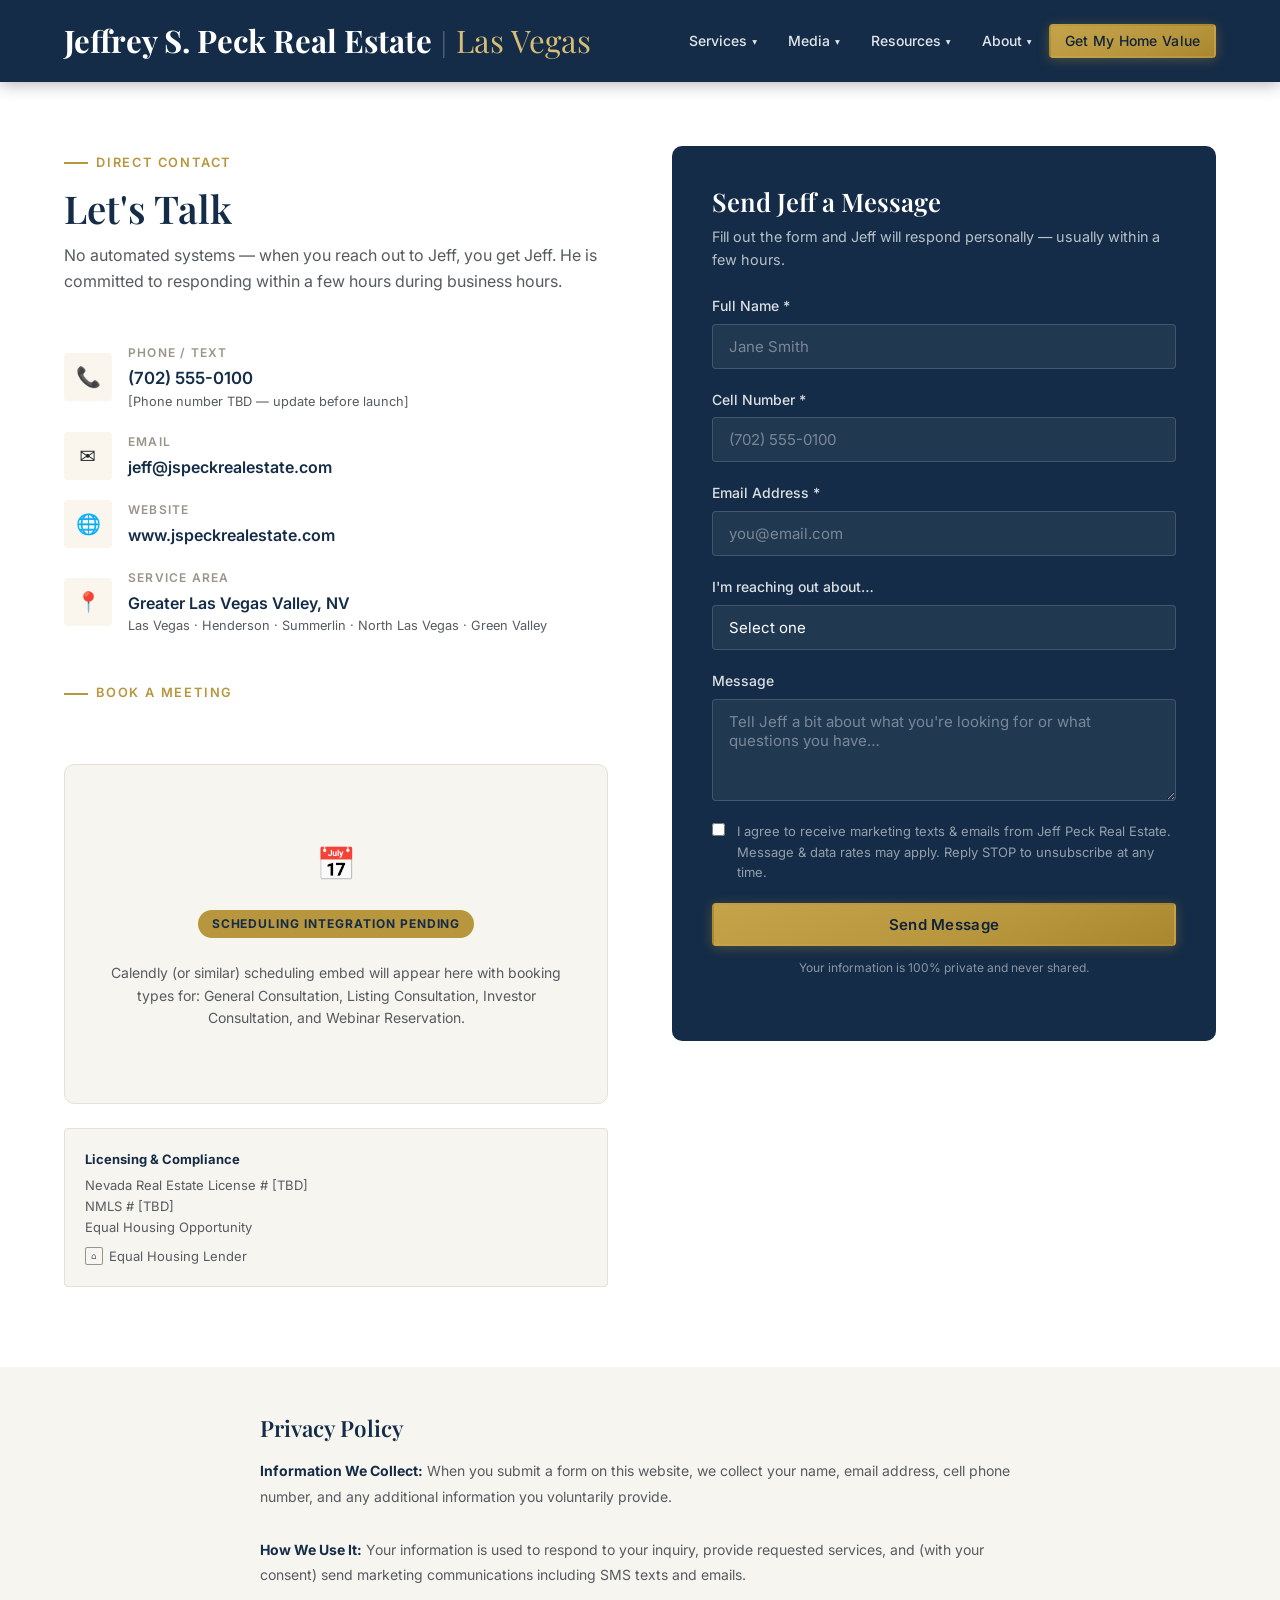
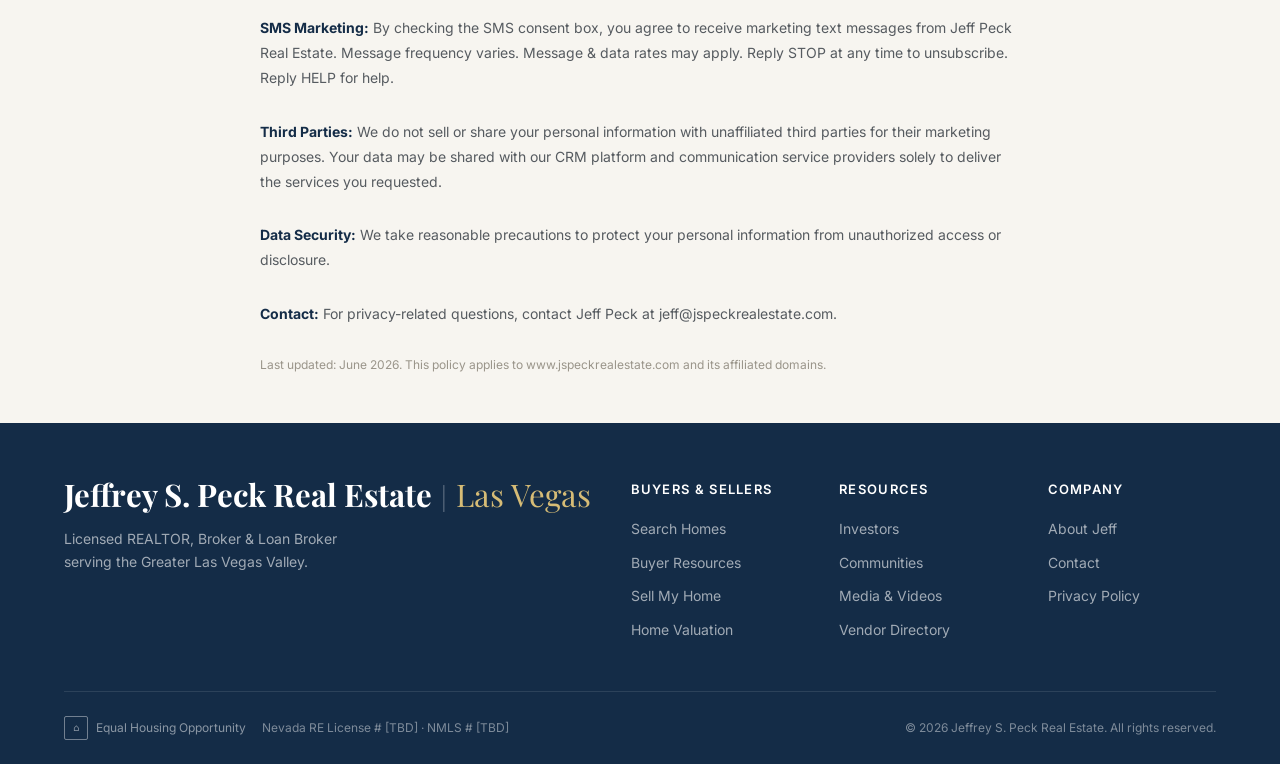
<file: site/contact.html>
<!DOCTYPE html>
<html lang="en">
<head>
  <meta charset="UTF-8">
  <meta name="viewport" content="width=device-width, initial-scale=1.0">
  <title>Contact Jeff Peck | Las Vegas Real Estate</title>
  <meta name="description" content="Contact Jeff Peck — Las Vegas REALTOR, Broker, and Loan Broker. Call, email, or fill out the form to get started with buying, selling, or investing in Nevada real estate.">
  <link rel="icon" href="favicon.svg" type="image/svg+xml">
  <link rel="preconnect" href="https://fonts.googleapis.com">
  <link href="https://fonts.googleapis.com/css2?family=Playfair+Display:wght@400;600;700&family=Inter:wght@300;400;500;600&display=swap" rel="stylesheet">
  <link rel="stylesheet" href="css/styles.css?v=8">
</head>
<body class="no-hero">

<header class="site-header" role="banner">
  <div class="container nav-inner">
    <a href="index.html" class="nav-logo"><span class="nav-logo-name">Jeffrey S. Peck Real Estate</span><span class="nav-logo-pipe" aria-hidden="true">|</span><span class="nav-logo-city">Las Vegas</span></a>
            <nav class="nav-links" aria-label="Main navigation">
      <div class="nav-item">
        <a href="property-search.html" class="nav-has-dropdown">Services <span class="nav-chevron" aria-hidden="true">▾</span></a>
        <div class="nav-dropdown">
          <a href="property-search.html">Search Homes</a>
          <a href="buyers.html">Buyers Guide</a>
          <a href="sellers.html">Sellers Guide</a>
          <a href="investors.html">Investors Guide</a>
          <a href="mortgage-broker.html">Mortgage Broker</a>
          <a href="sellers.html#valuation">Instant Home Valuation</a>
          <a href="sellers.html#cash">Sell for Cash (7–10 Days)</a>
        </div>
      </div>
      <div class="nav-item">
        <a href="media.html" class="nav-has-dropdown">Media <span class="nav-chevron" aria-hidden="true">▾</span></a>
        <div class="nav-dropdown">
          <a href="media.html#webinars">Upcoming Webinars</a>
          <a href="media.html#shorts">60-Second Videos</a>
          <a href="media.html#past-webinars">Past Webinars</a>
          <a href="media.html#tours">Neighborhood Tours</a>
        </div>
      </div>
      <div class="nav-item">
        <a href="communities.html" class="nav-has-dropdown">Resources <span class="nav-chevron" aria-hidden="true">▾</span></a>
        <div class="nav-dropdown">
          <a href="communities.html">Communities &amp; Neighborhoods</a>
          <a href="communities.html#schools">School Ratings</a>
          <a href="communities.html#safety">Safety Data</a>
          <a href="vendors.html">Vendor Directory</a>
        </div>
      </div>
      <div class="nav-item">
        <a href="about.html" class="nav-has-dropdown">About <span class="nav-chevron" aria-hidden="true">▾</span></a>
        <div class="nav-dropdown">
          <a href="about.html">About Jeff</a>
          <a href="about.html#reviews">Reviews</a>
          <a href="contact.html">Contact</a>
        </div>
      </div>
      <a href="sellers.html#valuation" class="btn btn-primary btn-sm">Get My Home Value</a>
    </nav>
    <button class="nav-toggle" id="navToggle" aria-label="Open navigation menu" aria-expanded="false" aria-controls="navMobile"><span></span><span></span><span></span></button>
  </div>
</header>
<nav class="nav-mobile" id="navMobile" aria-label="Mobile navigation">
  <a href="property-search.html">🔍 Services</a>
  <a href="property-search.html" class="nav-mobile-sub">Search Homes</a>
  <a href="buyers.html" class="nav-mobile-sub">Buyers Guide</a>
  <a href="sellers.html" class="nav-mobile-sub">Sellers Guide</a>
  <a href="investors.html" class="nav-mobile-sub">Investors Guide</a>
  <a href="mortgage-broker.html" class="nav-mobile-sub">Mortgage Broker</a>
  <a href="sellers.html#valuation" class="nav-mobile-sub">Instant Home Valuation</a>
  <a href="sellers.html#cash" class="nav-mobile-sub">Sell for Cash</a>
  <a href="media.html">▶️ Media</a>
  <a href="media.html#webinars" class="nav-mobile-sub">Upcoming Webinars</a>
  <a href="media.html#shorts" class="nav-mobile-sub">60-Second Videos</a>
  <a href="media.html#past-webinars" class="nav-mobile-sub">Past Webinars</a>
  <a href="media.html#tours" class="nav-mobile-sub">Neighborhood Tours</a>
  <a href="communities.html">📚 Resources</a>
  <a href="communities.html" class="nav-mobile-sub">Communities &amp; Neighborhoods</a>
  <a href="communities.html#schools" class="nav-mobile-sub">School Ratings</a>
  <a href="vendors.html" class="nav-mobile-sub">Vendor Directory</a>
  <a href="about.html">👤 About</a>
  <a href="about.html#reviews" class="nav-mobile-sub">Reviews</a>
  <a href="contact.html" class="nav-mobile-sub">Contact</a>
  <a href="sellers.html#valuation" class="btn btn-primary">Get My Home Value</a>
</nav>

<section class="page-start section" aria-labelledby="contact-heading">
  <div class="container">
    <div style="display:grid; grid-template-columns:1fr 1fr; gap:4rem; align-items:start;">

      <!-- Contact info -->
      <div>
        <div class="section-heading">
          <p class="eyebrow">Direct Contact</p>
          <h2 id="contact-heading">Let's Talk</h2>
          <p>No automated systems — when you reach out to Jeff, you get Jeff. He is committed to responding within a few hours during business hours.</p>
        </div>

        <div style="display:flex; flex-direction:column; gap:1.25rem; margin-bottom:2.5rem;">
          <div style="display:flex; gap:1rem; align-items:center;">
            <div style="width:48px; height:48px; background:rgba(201,168,76,.1); border-radius:var(--radius); display:flex; align-items:center; justify-content:center; font-size:1.25rem; flex-shrink:0;">📞</div>
            <div>
              <div style="font-size:.75rem; text-transform:uppercase; letter-spacing:.1em; color:var(--gray-400); font-weight:600; margin-bottom:.2rem;">Phone / Text</div>
              <a href="tel:+17025550100" style="font-weight:600; color:var(--navy); font-size:1.05rem;">(702) 555-0100</a>
              <p style="font-size:.8rem; color:var(--text-light); margin:0;">[Phone number TBD — update before launch]</p>
            </div>
          </div>
          <div style="display:flex; gap:1rem; align-items:center;">
            <div style="width:48px; height:48px; background:rgba(201,168,76,.1); border-radius:var(--radius); display:flex; align-items:center; justify-content:center; font-size:1.25rem; flex-shrink:0;">✉️</div>
            <div>
              <div style="font-size:.75rem; text-transform:uppercase; letter-spacing:.1em; color:var(--gray-400); font-weight:600; margin-bottom:.2rem;">Email</div>
              <a href="mailto:jeff@jspeckrealestate.com" style="font-weight:600; color:var(--navy);">jeff@jspeckrealestate.com</a>
            </div>
          </div>
          <div style="display:flex; gap:1rem; align-items:center;">
            <div style="width:48px; height:48px; background:rgba(201,168,76,.1); border-radius:var(--radius); display:flex; align-items:center; justify-content:center; font-size:1.25rem; flex-shrink:0;">🌐</div>
            <div>
              <div style="font-size:.75rem; text-transform:uppercase; letter-spacing:.1em; color:var(--gray-400); font-weight:600; margin-bottom:.2rem;">Website</div>
              <span style="font-weight:600; color:var(--navy);">www.jspeckrealestate.com</span>
            </div>
          </div>
          <div style="display:flex; gap:1rem; align-items:center;">
            <div style="width:48px; height:48px; background:rgba(201,168,76,.1); border-radius:var(--radius); display:flex; align-items:center; justify-content:center; font-size:1.25rem; flex-shrink:0;">📍</div>
            <div>
              <div style="font-size:.75rem; text-transform:uppercase; letter-spacing:.1em; color:var(--gray-400); font-weight:600; margin-bottom:.2rem;">Service Area</div>
              <span style="font-weight:600; color:var(--navy);">Greater Las Vegas Valley, NV</span>
              <p style="font-size:.8rem; color:var(--text-light); margin:0;">Las Vegas · Henderson · Summerlin · North Las Vegas · Green Valley</p>
            </div>
          </div>
        </div>

        <!-- Schedule embed placeholder -->
        <div class="section-heading">
          <p class="eyebrow">Book a Meeting</p>
        </div>
        <div class="schedule-embed" aria-label="Booking calendar">
          <div style="font-size:2rem; margin-bottom:.5rem;">📅</div>
          <span class="coming-soon-badge">Scheduling Integration Pending</span>
          <p style="margin-top:.75rem; font-size:.875rem;">Calendly (or similar) scheduling embed will appear here with booking types for: General Consultation, Listing Consultation, Investor Consultation, and Webinar Reservation.</p>
        </div>

        <!-- License info -->
        <div style="margin-top:1.5rem; padding:1.25rem; background:var(--cream); border-radius:var(--radius); border:1.5px solid var(--gray-200); font-size:.8125rem; color:var(--text-light);">
          <strong style="color:var(--navy); display:block; margin-bottom:.35rem;">Licensing &amp; Compliance</strong>
          Nevada Real Estate License # [TBD]<br>
          NMLS # [TBD]<br>
          Equal Housing Opportunity<br>
          <span style="display:inline-flex; align-items:center; gap:.4rem; margin-top:.5rem;">
            <span style="width:18px; height:18px; border:1.5px solid var(--gray-400); display:inline-flex; align-items:center; justify-content:center; font-size:.55rem; border-radius:2px;">⌂</span>
            Equal Housing Lender
          </span>
        </div>
      </div>

      <!-- Contact form -->
      <form class="lead-form" aria-label="Contact form" action="#" method="post">
        <h3>Send Jeff a Message</h3>
        <p>Fill out the form and Jeff will respond personally — usually within a few hours.</p>
        <div class="form-group">
          <label class="form-label" for="c-name">Full Name <span aria-hidden="true">*</span></label>
          <input class="form-control" type="text" id="c-name" name="name" placeholder="Jane Smith" required autocomplete="name">
        </div>
        <div class="form-group">
          <label class="form-label" for="c-phone">Cell Number <span aria-hidden="true">*</span></label>
          <input class="form-control" type="tel" id="c-phone" name="phone" placeholder="(702) 555-0100" required autocomplete="tel">
        </div>
        <div class="form-group">
          <label class="form-label" for="c-email">Email Address <span aria-hidden="true">*</span></label>
          <input class="form-control" type="email" id="c-email" name="email" placeholder="you@email.com" required autocomplete="email">
        </div>
        <div class="form-group">
          <label class="form-label" for="c-reason">I'm reaching out about…</label>
          <select class="form-control" id="c-reason" name="reason">
            <option value="">Select one</option>
            <option value="buying">Buying a Home</option>
            <option value="selling">Selling My Home</option>
            <option value="valuation">Home Valuation</option>
            <option value="cash">Fast Cash Sale</option>
            <option value="investing">Real Estate Investing</option>
            <option value="mortgage">Mortgage / Financing</option>
            <option value="webinar">Webinar Reservation</option>
            <option value="vendor">Vendor Directory</option>
            <option value="other">General Inquiry</option>
          </select>
        </div>
        <div class="form-group">
          <label class="form-label" for="c-message">Message</label>
          <textarea class="form-control" id="c-message" name="message" rows="4" placeholder="Tell Jeff a bit about what you're looking for or what questions you have…" style="resize:vertical;"></textarea>
        </div>
        <div class="form-consent">
          <input type="checkbox" id="c-consent" name="consent_sms">
          <label for="c-consent">I agree to receive marketing texts &amp; emails from Jeff Peck Real Estate. Message &amp; data rates may apply. Reply STOP to unsubscribe at any time.</label>
        </div>
        <button type="submit" class="btn btn-primary btn-block">Send Message</button>
        <p style="font-size:.75rem; color:rgba(255,255,255,.5); text-align:center; margin-top:.75rem;">Your information is 100% private and never shared.</p>
      </form>
    </div>
  </div>
</section>

<!-- Privacy Policy anchor -->
<section class="section--cream section--sm section" id="privacy" aria-labelledby="privacy-heading">
  <div class="container">
    <div style="max-width:760px; margin:0 auto;">
      <h2 id="privacy-heading" style="margin-bottom:1rem; font-size:1.4rem;">Privacy Policy</h2>
      <div style="font-size:.875rem; color:var(--text-light); line-height:1.8; display:flex; flex-direction:column; gap:.75rem;">
        <p><strong style="color:var(--navy);">Information We Collect:</strong> When you submit a form on this website, we collect your name, email address, cell phone number, and any additional information you voluntarily provide.</p>
        <p><strong style="color:var(--navy);">How We Use It:</strong> Your information is used to respond to your inquiry, provide requested services, and (with your consent) send marketing communications including SMS texts and emails.</p>
        <p><strong style="color:var(--navy);">SMS Marketing:</strong> By checking the SMS consent box, you agree to receive marketing text messages from Jeff Peck Real Estate. Message frequency varies. Message &amp; data rates may apply. Reply STOP at any time to unsubscribe. Reply HELP for help.</p>
        <p><strong style="color:var(--navy);">Third Parties:</strong> We do not sell or share your personal information with unaffiliated third parties for their marketing purposes. Your data may be shared with our CRM platform and communication service providers solely to deliver the services you requested.</p>
        <p><strong style="color:var(--navy);">Data Security:</strong> We take reasonable precautions to protect your personal information from unauthorized access or disclosure.</p>
        <p><strong style="color:var(--navy);">Contact:</strong> For privacy-related questions, contact Jeff Peck at jeff@jspeckrealestate.com.</p>
        <p style="font-size:.75rem; color:var(--gray-400);">Last updated: June 2026. This policy applies to www.jspeckrealestate.com and its affiliated domains.</p>
      </div>
    </div>
  </div>
</section>

<footer class="site-footer" role="contentinfo">
  <div class="container">
    <div class="footer-grid">
      <div class="footer-brand">
        <a href="index.html" class="nav-logo"><span class="nav-logo-name">Jeffrey S. Peck Real Estate</span><span class="nav-logo-pipe" aria-hidden="true">|</span><span class="nav-logo-city">Las Vegas</span></a>
        <p>Licensed REALTOR, Broker &amp; Loan Broker serving the Greater Las Vegas Valley.</p>
      </div>
      <div class="footer-col"><h5>Buyers &amp; Sellers</h5><ul>
        <li><a href="property-search.html">Search Homes</a></li>
        <li><a href="buyers.html">Buyer Resources</a></li>
        <li><a href="sellers.html">Sell My Home</a></li>
        <li><a href="sellers.html#valuation">Home Valuation</a></li>
      </ul></div>
      <div class="footer-col"><h5>Resources</h5><ul>
        <li><a href="investors.html">Investors</a></li>
        <li><a href="communities.html">Communities</a></li>
        <li><a href="media.html">Media &amp; Videos</a></li>
        <li><a href="vendors.html">Vendor Directory</a></li>
      </ul></div>
      <div class="footer-col"><h5>Company</h5><ul>
        <li><a href="about.html">About Jeff</a></li>
        <li><a href="contact.html">Contact</a></li>
        <li><a href="contact.html#privacy">Privacy Policy</a></li>
      </ul></div>
    </div>
    <div class="footer-bottom">
      <div class="footer-legal">
        <div class="eho-mark" role="img" aria-label="Equal Housing Opportunity"><div class="eho-box" aria-hidden="true">⌂</div>Equal Housing Opportunity</div>
        <span class="footer-license">Nevada RE License # [TBD] · NMLS # [TBD]</span>
      </div>
      <p>© 2026 Jeffrey S. Peck Real Estate. All rights reserved.</p>
    </div>
  </div>
</footer>

<div class="sticky-cta" aria-label="Quick actions">
  <a href="tel:+17025550100" class="btn btn-outline-light">📞 Call Jeff</a>
  <a href="sellers.html#valuation" class="btn btn-primary">Get My Value</a>
</div>
<script src="js/main.js?v=2"></script>
</body>
</html>
</file>
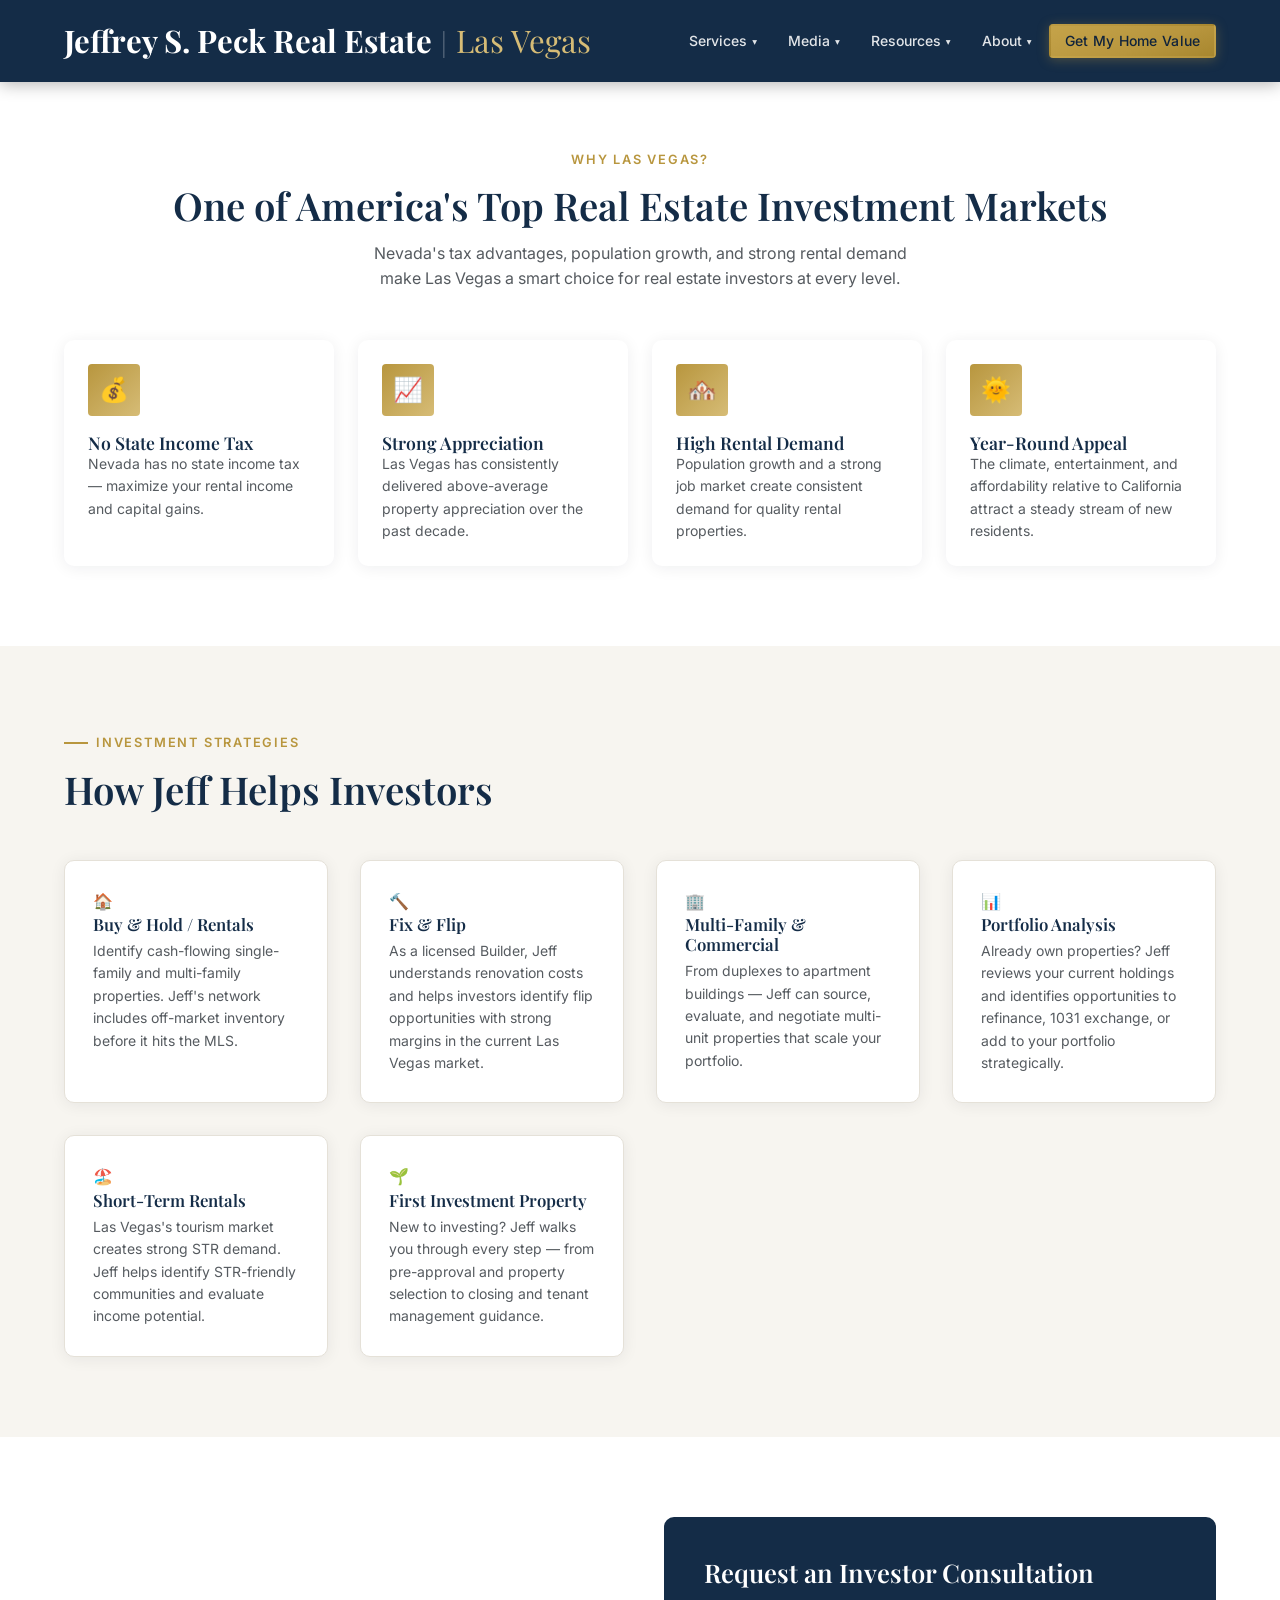
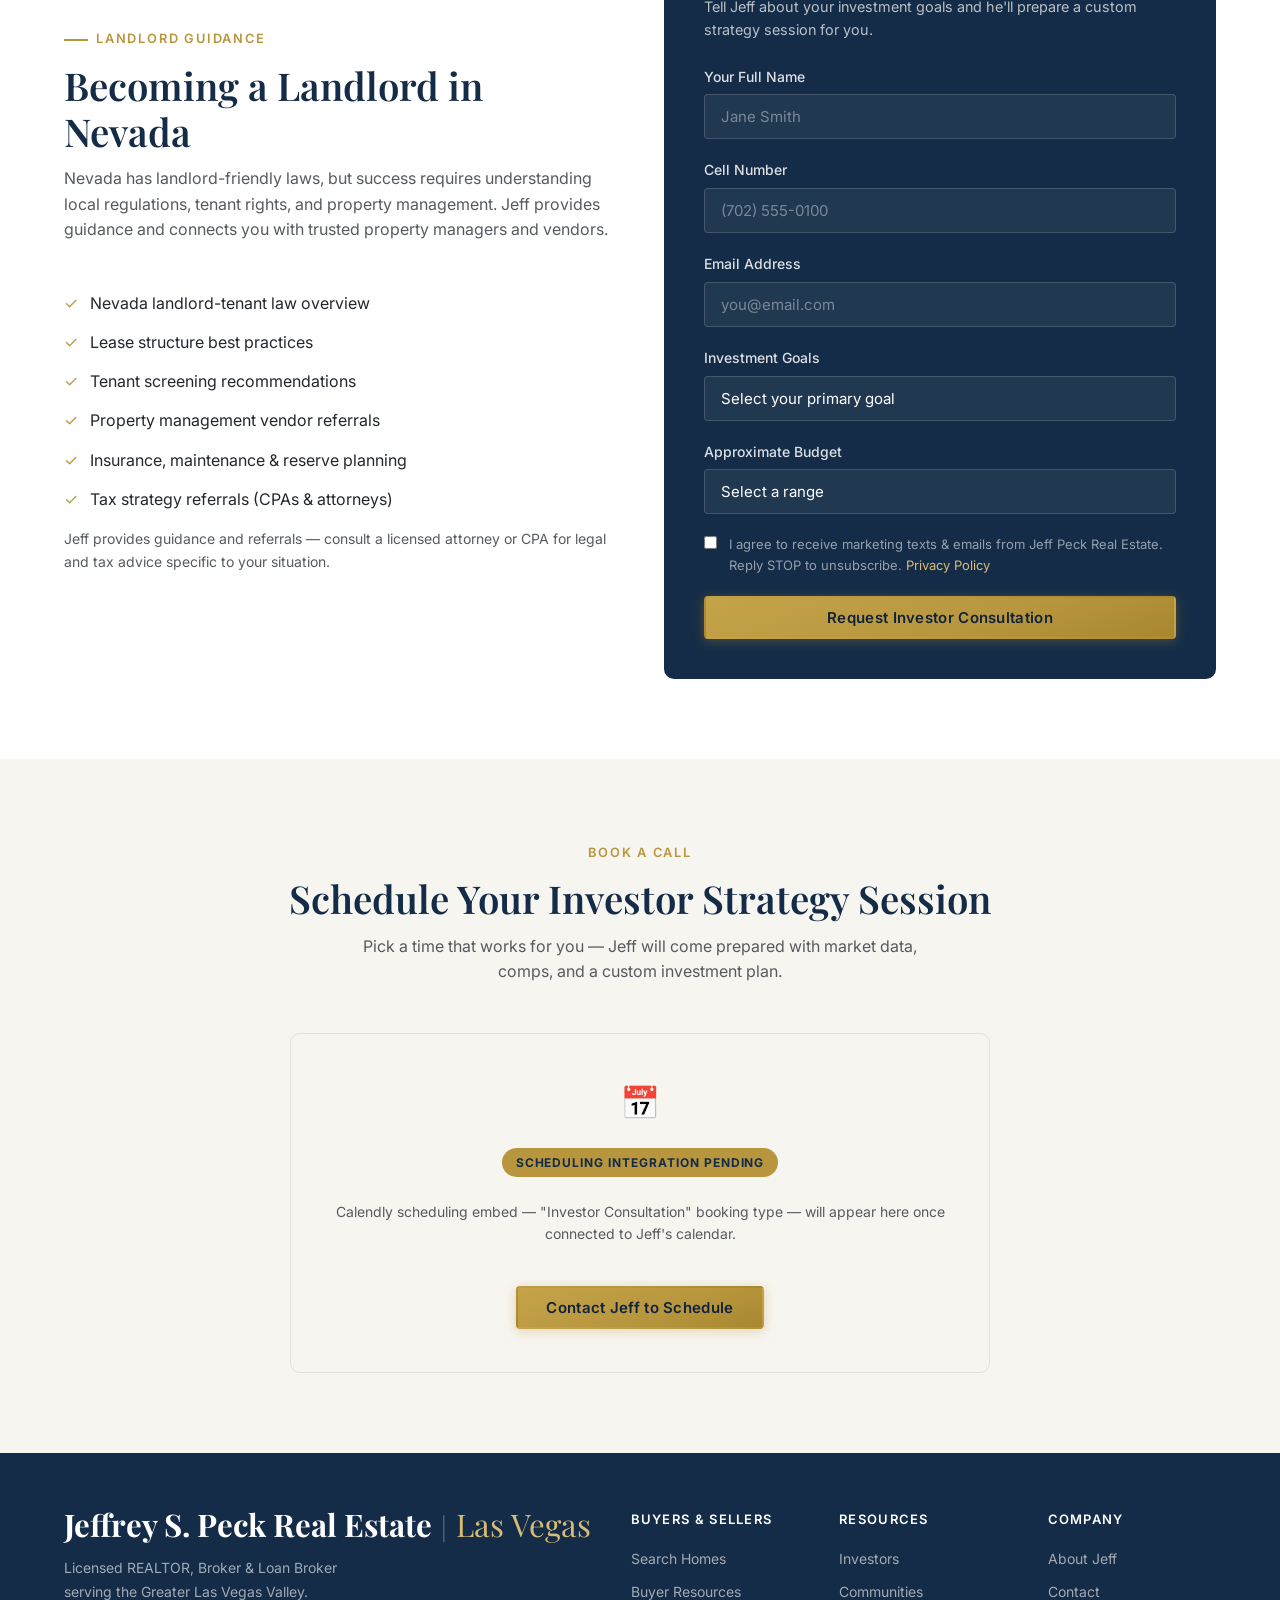
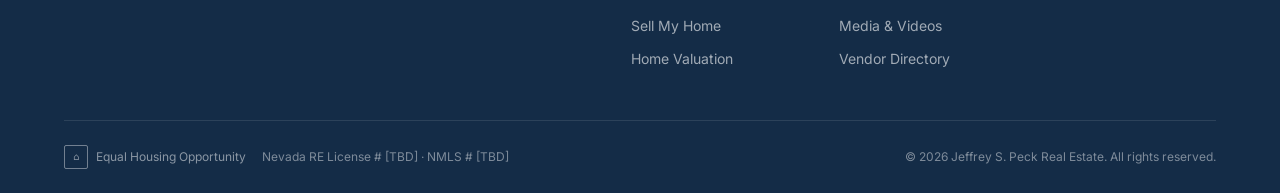
<file: site/investors.html>
<!DOCTYPE html>
<html lang="en">
<head>
  <meta charset="UTF-8">
  <meta name="viewport" content="width=device-width, initial-scale=1.0">
  <title>Investors | Jeff Peck Real Estate Las Vegas</title>
  <meta name="description" content="Real estate investing in Las Vegas with Jeff Peck. Guidance for future landlords, portfolio growth strategies, and investor consultations.">
  <link rel="icon" href="favicon.svg" type="image/svg+xml">
  <link rel="preconnect" href="https://fonts.googleapis.com">
  <link href="https://fonts.googleapis.com/css2?family=Playfair+Display:wght@400;600;700&family=Inter:wght@300;400;500;600&display=swap" rel="stylesheet">
  <link rel="stylesheet" href="css/styles.css?v=8">
</head>
<body class="no-hero">

<header class="site-header" role="banner">
  <div class="container nav-inner">
    <a href="index.html" class="nav-logo"><span class="nav-logo-name">Jeffrey S. Peck Real Estate</span><span class="nav-logo-pipe" aria-hidden="true">|</span><span class="nav-logo-city">Las Vegas</span></a>
            <nav class="nav-links" aria-label="Main navigation">
      <div class="nav-item">
        <a href="property-search.html" class="nav-has-dropdown">Services <span class="nav-chevron" aria-hidden="true">▾</span></a>
        <div class="nav-dropdown">
          <a href="property-search.html">Search Homes</a>
          <a href="buyers.html">Buyers Guide</a>
          <a href="sellers.html">Sellers Guide</a>
          <a href="investors.html">Investors Guide</a>
          <a href="mortgage-broker.html">Mortgage Broker</a>
          <a href="sellers.html#valuation">Instant Home Valuation</a>
          <a href="sellers.html#cash">Sell for Cash (7–10 Days)</a>
        </div>
      </div>
      <div class="nav-item">
        <a href="media.html" class="nav-has-dropdown">Media <span class="nav-chevron" aria-hidden="true">▾</span></a>
        <div class="nav-dropdown">
          <a href="media.html#webinars">Upcoming Webinars</a>
          <a href="media.html#shorts">60-Second Videos</a>
          <a href="media.html#past-webinars">Past Webinars</a>
          <a href="media.html#tours">Neighborhood Tours</a>
        </div>
      </div>
      <div class="nav-item">
        <a href="communities.html" class="nav-has-dropdown">Resources <span class="nav-chevron" aria-hidden="true">▾</span></a>
        <div class="nav-dropdown">
          <a href="communities.html">Communities &amp; Neighborhoods</a>
          <a href="communities.html#schools">School Ratings</a>
          <a href="communities.html#safety">Safety Data</a>
          <a href="vendors.html">Vendor Directory</a>
        </div>
      </div>
      <div class="nav-item">
        <a href="about.html" class="nav-has-dropdown">About <span class="nav-chevron" aria-hidden="true">▾</span></a>
        <div class="nav-dropdown">
          <a href="about.html">About Jeff</a>
          <a href="about.html#reviews">Reviews</a>
          <a href="contact.html">Contact</a>
        </div>
      </div>
      <a href="sellers.html#valuation" class="btn btn-primary btn-sm">Get My Home Value</a>
    </nav>
    <button class="nav-toggle" id="navToggle" aria-label="Open navigation menu" aria-expanded="false" aria-controls="navMobile"><span></span><span></span><span></span></button>
  </div>
</header>
<nav class="nav-mobile" id="navMobile" aria-label="Mobile navigation">
  <a href="property-search.html">🔍 Services</a>
  <a href="property-search.html" class="nav-mobile-sub">Search Homes</a>
  <a href="buyers.html" class="nav-mobile-sub">Buyers Guide</a>
  <a href="sellers.html" class="nav-mobile-sub">Sellers Guide</a>
  <a href="investors.html" class="nav-mobile-sub">Investors Guide</a>
  <a href="mortgage-broker.html" class="nav-mobile-sub">Mortgage Broker</a>
  <a href="sellers.html#valuation" class="nav-mobile-sub">Instant Home Valuation</a>
  <a href="sellers.html#cash" class="nav-mobile-sub">Sell for Cash</a>
  <a href="media.html">▶️ Media</a>
  <a href="media.html#webinars" class="nav-mobile-sub">Upcoming Webinars</a>
  <a href="media.html#shorts" class="nav-mobile-sub">60-Second Videos</a>
  <a href="media.html#past-webinars" class="nav-mobile-sub">Past Webinars</a>
  <a href="media.html#tours" class="nav-mobile-sub">Neighborhood Tours</a>
  <a href="communities.html">📚 Resources</a>
  <a href="communities.html" class="nav-mobile-sub">Communities &amp; Neighborhoods</a>
  <a href="communities.html#schools" class="nav-mobile-sub">School Ratings</a>
  <a href="vendors.html" class="nav-mobile-sub">Vendor Directory</a>
  <a href="about.html">👤 About</a>
  <a href="about.html#reviews" class="nav-mobile-sub">Reviews</a>
  <a href="contact.html" class="nav-mobile-sub">Contact</a>
  <a href="sellers.html#valuation" class="btn btn-primary">Get My Home Value</a>
</nav>

<!-- Why Las Vegas for Investing -->
<section class="page-start section" aria-labelledby="why-heading">
  <div class="container">
    <div class="section-heading section-heading--center">
      <p class="eyebrow">Why Las Vegas?</p>
      <h2 id="why-heading">One of America's Top Real Estate Investment Markets</h2>
      <p>Nevada's tax advantages, population growth, and strong rental demand make Las Vegas a smart choice for real estate investors at every level.</p>
    </div>
    <div class="grid-4">
      <div class="card">
        <div class="card-body">
          <div class="card-icon">💰</div>
          <h4>No State Income Tax</h4>
          <p style="font-size:.875rem; color:var(--text-light); margin:0;">Nevada has no state income tax — maximize your rental income and capital gains.</p>
        </div>
      </div>
      <div class="card">
        <div class="card-body">
          <div class="card-icon">📈</div>
          <h4>Strong Appreciation</h4>
          <p style="font-size:.875rem; color:var(--text-light); margin:0;">Las Vegas has consistently delivered above-average property appreciation over the past decade.</p>
        </div>
      </div>
      <div class="card">
        <div class="card-body">
          <div class="card-icon">🏘️</div>
          <h4>High Rental Demand</h4>
          <p style="font-size:.875rem; color:var(--text-light); margin:0;">Population growth and a strong job market create consistent demand for quality rental properties.</p>
        </div>
      </div>
      <div class="card">
        <div class="card-body">
          <div class="card-icon">🌞</div>
          <h4>Year-Round Appeal</h4>
          <p style="font-size:.875rem; color:var(--text-light); margin:0;">The climate, entertainment, and affordability relative to California attract a steady stream of new residents.</p>
        </div>
      </div>
    </div>
  </div>
</section>

<!-- Investment strategies -->
<section class="section--cream section" aria-labelledby="strat-heading">
  <div class="container">
    <div class="section-heading">
      <p class="eyebrow">Investment Strategies</p>
      <h2 id="strat-heading">How Jeff Helps Investors</h2>
    </div>
    <div class="grid-3">
      <div class="tile" style="cursor:default;">
        <div class="tile-icon">🏠</div>
        <h3>Buy &amp; Hold / Rentals</h3>
        <p>Identify cash-flowing single-family and multi-family properties. Jeff's network includes off-market inventory before it hits the MLS.</p>
      </div>
      <div class="tile" style="cursor:default;">
        <div class="tile-icon">🔨</div>
        <h3>Fix &amp; Flip</h3>
        <p>As a licensed Builder, Jeff understands renovation costs and helps investors identify flip opportunities with strong margins in the current Las Vegas market.</p>
      </div>
      <div class="tile" style="cursor:default;">
        <div class="tile-icon">🏢</div>
        <h3>Multi-Family &amp; Commercial</h3>
        <p>From duplexes to apartment buildings — Jeff can source, evaluate, and negotiate multi-unit properties that scale your portfolio.</p>
      </div>
      <div class="tile" style="cursor:default;">
        <div class="tile-icon">📊</div>
        <h3>Portfolio Analysis</h3>
        <p>Already own properties? Jeff reviews your current holdings and identifies opportunities to refinance, 1031 exchange, or add to your portfolio strategically.</p>
      </div>
      <div class="tile" style="cursor:default;">
        <div class="tile-icon">🏖️</div>
        <h3>Short-Term Rentals</h3>
        <p>Las Vegas's tourism market creates strong STR demand. Jeff helps identify STR-friendly communities and evaluate income potential.</p>
      </div>
      <div class="tile" style="cursor:default;">
        <div class="tile-icon">🌱</div>
        <h3>First Investment Property</h3>
        <p>New to investing? Jeff walks you through every step — from pre-approval and property selection to closing and tenant management guidance.</p>
      </div>
    </div>
  </div>
</section>

<!-- Landlord guidance -->
<section class="section" aria-labelledby="landlord-heading">
  <div class="container">
    <div style="display:grid; grid-template-columns:1fr 1fr; gap:3rem; align-items:center;">
      <div>
        <div class="section-heading">
          <p class="eyebrow">Landlord Guidance</p>
          <h2 id="landlord-heading">Becoming a Landlord in Nevada</h2>
          <p>Nevada has landlord-friendly laws, but success requires understanding local regulations, tenant rights, and property management. Jeff provides guidance and connects you with trusted property managers and vendors.</p>
        </div>
        <ul style="display:flex; flex-direction:column; gap:.85rem;">
          <li style="display:flex; gap:.75rem;"><span style="color:var(--gold);">✓</span> Nevada landlord-tenant law overview</li>
          <li style="display:flex; gap:.75rem;"><span style="color:var(--gold);">✓</span> Lease structure best practices</li>
          <li style="display:flex; gap:.75rem;"><span style="color:var(--gold);">✓</span> Tenant screening recommendations</li>
          <li style="display:flex; gap:.75rem;"><span style="color:var(--gold);">✓</span> Property management vendor referrals</li>
          <li style="display:flex; gap:.75rem;"><span style="color:var(--gold);">✓</span> Insurance, maintenance &amp; reserve planning</li>
          <li style="display:flex; gap:.75rem;"><span style="color:var(--gold);">✓</span> Tax strategy referrals (CPAs &amp; attorneys)</li>
        </ul>
        <p class="text-sm" style="color:var(--text-light); margin-top:1rem;">Jeff provides guidance and referrals — consult a licensed attorney or CPA for legal and tax advice specific to your situation.</p>
      </div>
      <form class="lead-form" aria-label="Investor consultation request" action="#" method="post">
        <h3>Request an Investor Consultation</h3>
        <p>Tell Jeff about your investment goals and he'll prepare a custom strategy session for you.</p>
        <div class="form-group">
          <label class="form-label" for="inv-name">Your Full Name</label>
          <input class="form-control" type="text" id="inv-name" name="name" placeholder="Jane Smith" required autocomplete="name">
        </div>
        <div class="form-group">
          <label class="form-label" for="inv-phone">Cell Number</label>
          <input class="form-control" type="tel" id="inv-phone" name="phone" placeholder="(702) 555-0100" required autocomplete="tel">
        </div>
        <div class="form-group">
          <label class="form-label" for="inv-email">Email Address</label>
          <input class="form-control" type="email" id="inv-email" name="email" placeholder="you@email.com" required autocomplete="email">
        </div>
        <div class="form-group">
          <label class="form-label" for="inv-goals">Investment Goals</label>
          <select class="form-control" id="inv-goals" name="goals">
            <option value="">Select your primary goal</option>
            <option>First investment property</option>
            <option>Add to existing portfolio</option>
            <option>Fix &amp; flip</option>
            <option>Short-term rental (Airbnb/VRBO)</option>
            <option>Multi-family / commercial</option>
            <option>Portfolio review &amp; optimization</option>
          </select>
        </div>
        <div class="form-group">
          <label class="form-label" for="inv-budget">Approximate Budget</label>
          <select class="form-control" id="inv-budget" name="budget">
            <option value="">Select a range</option>
            <option>Under $300,000</option>
            <option>$300,000 – $500,000</option>
            <option>$500,000 – $1,000,000</option>
            <option>$1,000,000+</option>
          </select>
        </div>
        <div class="form-consent">
          <input type="checkbox" id="inv-consent" name="consent_sms">
          <label for="inv-consent">I agree to receive marketing texts &amp; emails from Jeff Peck Real Estate. Reply STOP to unsubscribe. <a href="contact.html#privacy" style="color:var(--gold-light);">Privacy Policy</a></label>
        </div>
        <button type="submit" class="btn btn-primary btn-block">Request Investor Consultation</button>
      </form>
    </div>
  </div>
</section>

<!-- Schedule consultation -->
<section class="section--cream section" aria-labelledby="sched-inv-heading">
  <div class="container">
    <div class="section-heading section-heading--center">
      <p class="eyebrow">Book a Call</p>
      <h2 id="sched-inv-heading">Schedule Your Investor Strategy Session</h2>
      <p>Pick a time that works for you — Jeff will come prepared with market data, comps, and a custom investment plan.</p>
    </div>
    <div class="schedule-embed" style="max-width:700px; margin:0 auto;" aria-label="Scheduling calendar">
      <div style="font-size:2rem; margin-bottom:.5rem;">📅</div>
      <span class="coming-soon-badge">Scheduling Integration Pending</span>
      <p style="margin-top:.75rem; font-size:.875rem;">Calendly scheduling embed — "Investor Consultation" booking type — will appear here once connected to Jeff's calendar.</p>
      <a href="contact.html" class="btn btn-primary" style="margin-top:.75rem;">Contact Jeff to Schedule</a>
    </div>
  </div>
</section>

<footer class="site-footer" role="contentinfo">
  <div class="container">
    <div class="footer-grid">
      <div class="footer-brand">
        <a href="index.html" class="nav-logo"><span class="nav-logo-name">Jeffrey S. Peck Real Estate</span><span class="nav-logo-pipe" aria-hidden="true">|</span><span class="nav-logo-city">Las Vegas</span></a>
        <p>Licensed REALTOR, Broker &amp; Loan Broker serving the Greater Las Vegas Valley.</p>
      </div>
      <div class="footer-col"><h5>Buyers &amp; Sellers</h5><ul>
        <li><a href="property-search.html">Search Homes</a></li>
        <li><a href="buyers.html">Buyer Resources</a></li>
        <li><a href="sellers.html">Sell My Home</a></li>
        <li><a href="sellers.html#valuation">Home Valuation</a></li>
      </ul></div>
      <div class="footer-col"><h5>Resources</h5><ul>
        <li><a href="investors.html">Investors</a></li>
        <li><a href="communities.html">Communities</a></li>
        <li><a href="media.html">Media &amp; Videos</a></li>
        <li><a href="vendors.html">Vendor Directory</a></li>
      </ul></div>
      <div class="footer-col"><h5>Company</h5><ul>
        <li><a href="about.html">About Jeff</a></li>
        <li><a href="contact.html">Contact</a></li>
      </ul></div>
    </div>
    <div class="footer-bottom">
      <div class="footer-legal">
        <div class="eho-mark" role="img" aria-label="Equal Housing Opportunity"><div class="eho-box" aria-hidden="true">⌂</div>Equal Housing Opportunity</div>
        <span class="footer-license">Nevada RE License # [TBD] · NMLS # [TBD]</span>
      </div>
      <p>© 2026 Jeffrey S. Peck Real Estate. All rights reserved.</p>
    </div>
  </div>
</footer>

<div class="sticky-cta" aria-label="Quick actions">
  <a href="tel:+17025550100" class="btn btn-outline-light">📞 Call Jeff</a>
  <a href="#consult" class="btn btn-primary">Book Consultation</a>
</div>
<script src="js/main.js?v=2"></script>
</body>
</html>
</file>
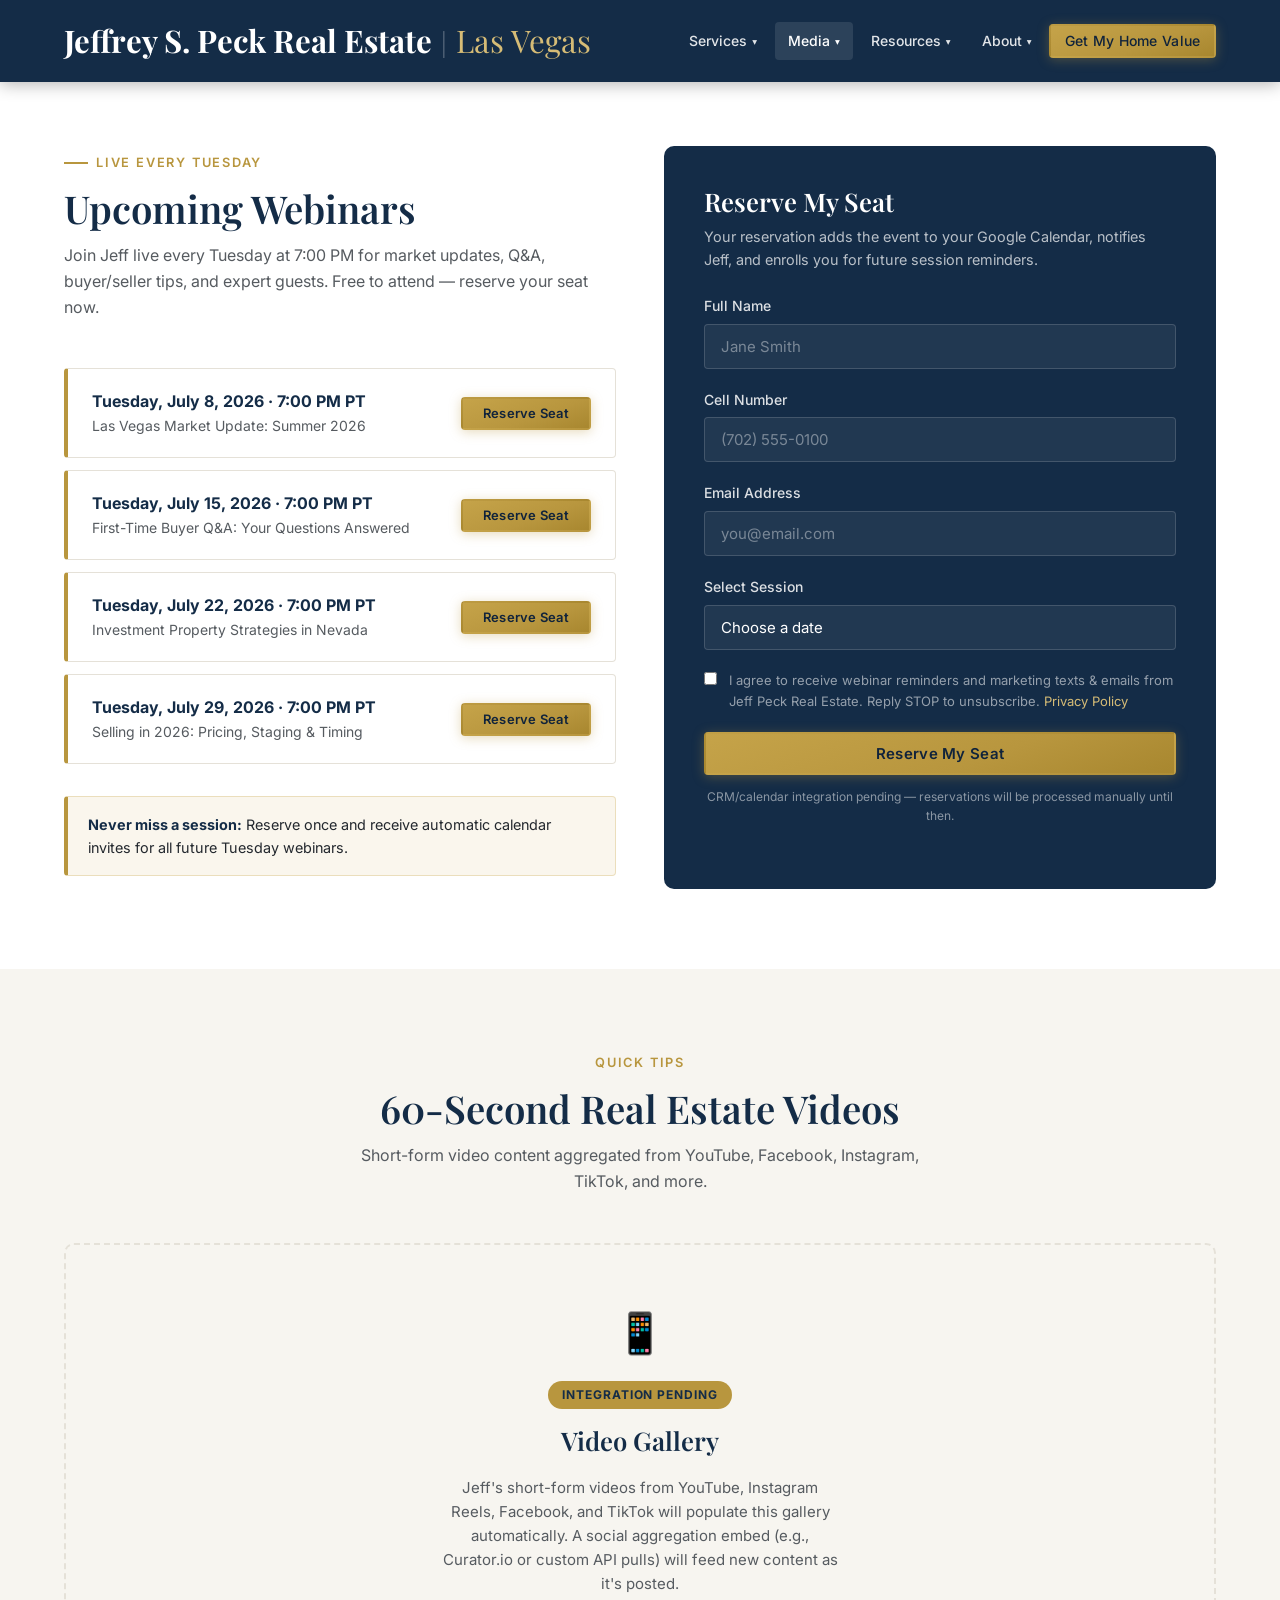
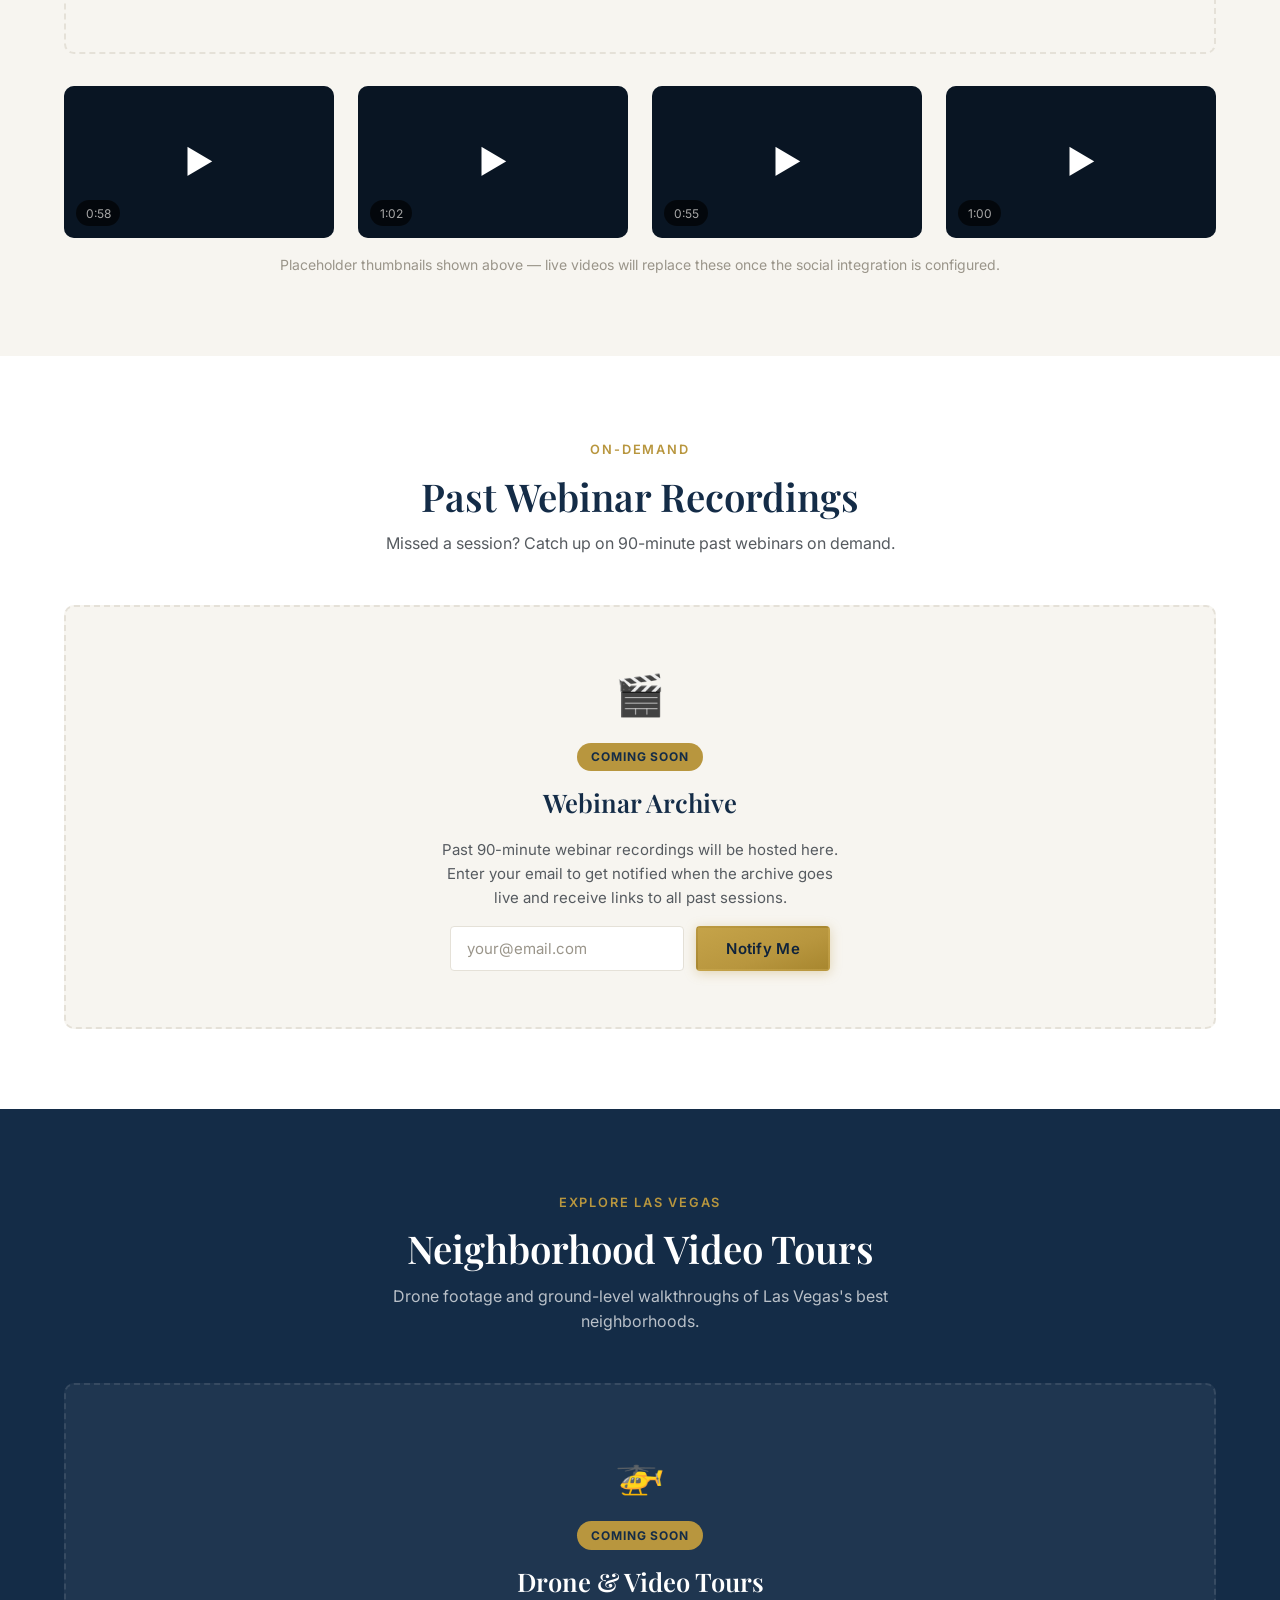
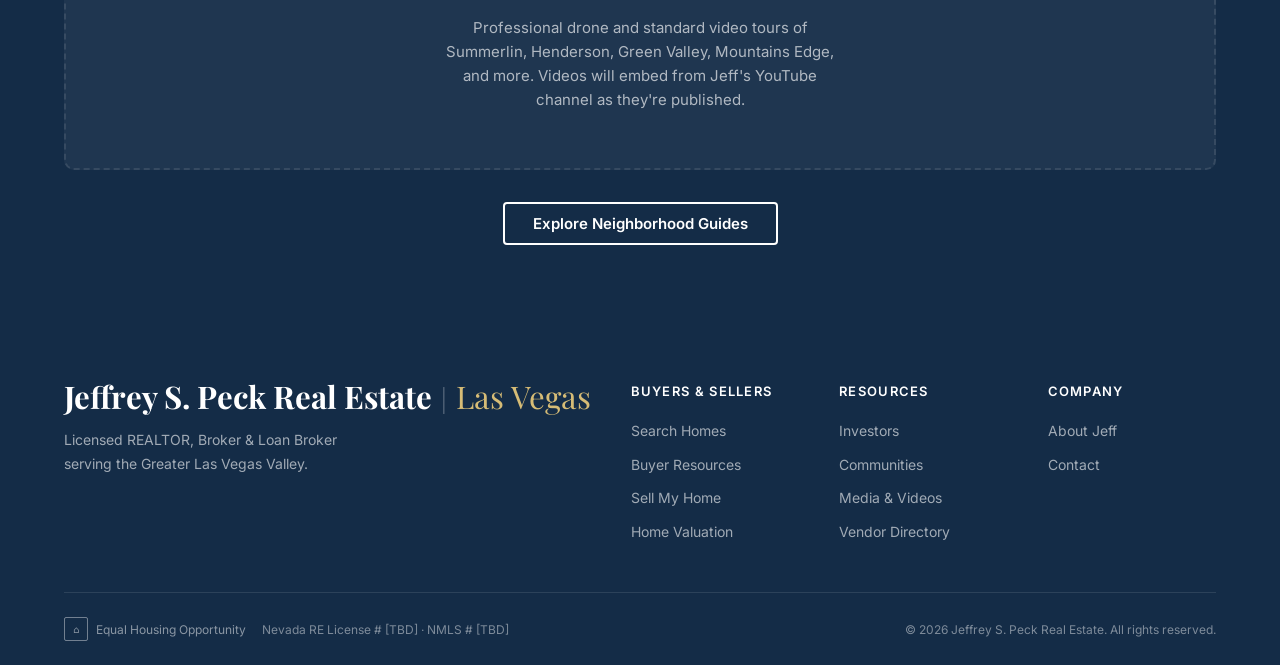
<file: site/media.html>
<!DOCTYPE html>
<html lang="en">
<head>
  <meta charset="UTF-8">
  <meta name="viewport" content="width=device-width, initial-scale=1.0">
  <title>Media & Videos | Jeff Peck Real Estate Las Vegas</title>
  <meta name="description" content="Watch Jeff Peck's 60-second real estate tips, past webinar recordings, neighborhood drone tours, and reserve your seat at the next Tuesday 7PM live webinar.">
  <link rel="icon" href="favicon.svg" type="image/svg+xml">
  <link rel="preconnect" href="https://fonts.googleapis.com">
  <link href="https://fonts.googleapis.com/css2?family=Playfair+Display:wght@400;600;700&family=Inter:wght@300;400;500;600&display=swap" rel="stylesheet">
  <link rel="stylesheet" href="css/styles.css?v=8">
  <style>
    .webinar-date-card {
      background: var(--white);
      border: 1.5px solid var(--gray-200);
      border-left: 4px solid var(--gold);
      border-radius: var(--radius);
      padding: 1.25rem 1.5rem;
      display: flex;
      align-items: center;
      justify-content: space-between;
      gap: 1rem;
      flex-wrap: wrap;
    }
    .webinar-date-card .date { font-weight: 700; color: var(--navy); }
    .webinar-date-card .topic { font-size: .875rem; color: var(--text-light); }
  </style>
</head>
<body class="no-hero">

<header class="site-header" role="banner">
  <div class="container nav-inner">
    <a href="index.html" class="nav-logo"><span class="nav-logo-name">Jeffrey S. Peck Real Estate</span><span class="nav-logo-pipe" aria-hidden="true">|</span><span class="nav-logo-city">Las Vegas</span></a>
            <nav class="nav-links" aria-label="Main navigation">
      <div class="nav-item">
        <a href="property-search.html" class="nav-has-dropdown">Services <span class="nav-chevron" aria-hidden="true">▾</span></a>
        <div class="nav-dropdown">
          <a href="property-search.html">Search Homes</a>
          <a href="buyers.html">Buyers Guide</a>
          <a href="sellers.html">Sellers Guide</a>
          <a href="investors.html">Investors Guide</a>
          <a href="mortgage-broker.html">Mortgage Broker</a>
          <a href="sellers.html#valuation">Instant Home Valuation</a>
          <a href="sellers.html#cash">Sell for Cash (7–10 Days)</a>
        </div>
      </div>
      <div class="nav-item">
        <a href="media.html" class="nav-has-dropdown">Media <span class="nav-chevron" aria-hidden="true">▾</span></a>
        <div class="nav-dropdown">
          <a href="media.html#webinars">Upcoming Webinars</a>
          <a href="media.html#shorts">60-Second Videos</a>
          <a href="media.html#past-webinars">Past Webinars</a>
          <a href="media.html#tours">Neighborhood Tours</a>
        </div>
      </div>
      <div class="nav-item">
        <a href="communities.html" class="nav-has-dropdown">Resources <span class="nav-chevron" aria-hidden="true">▾</span></a>
        <div class="nav-dropdown">
          <a href="communities.html">Communities &amp; Neighborhoods</a>
          <a href="communities.html#schools">School Ratings</a>
          <a href="communities.html#safety">Safety Data</a>
          <a href="vendors.html">Vendor Directory</a>
        </div>
      </div>
      <div class="nav-item">
        <a href="about.html" class="nav-has-dropdown">About <span class="nav-chevron" aria-hidden="true">▾</span></a>
        <div class="nav-dropdown">
          <a href="about.html">About Jeff</a>
          <a href="about.html#reviews">Reviews</a>
          <a href="contact.html">Contact</a>
        </div>
      </div>
      <a href="sellers.html#valuation" class="btn btn-primary btn-sm">Get My Home Value</a>
    </nav>
    <button class="nav-toggle" id="navToggle" aria-label="Open navigation menu" aria-expanded="false" aria-controls="navMobile"><span></span><span></span><span></span></button>
  </div>
</header>
<nav class="nav-mobile" id="navMobile" aria-label="Mobile navigation">
  <a href="property-search.html">🔍 Services</a>
  <a href="property-search.html" class="nav-mobile-sub">Search Homes</a>
  <a href="buyers.html" class="nav-mobile-sub">Buyers Guide</a>
  <a href="sellers.html" class="nav-mobile-sub">Sellers Guide</a>
  <a href="investors.html" class="nav-mobile-sub">Investors Guide</a>
  <a href="mortgage-broker.html" class="nav-mobile-sub">Mortgage Broker</a>
  <a href="sellers.html#valuation" class="nav-mobile-sub">Instant Home Valuation</a>
  <a href="sellers.html#cash" class="nav-mobile-sub">Sell for Cash</a>
  <a href="media.html">▶️ Media</a>
  <a href="media.html#webinars" class="nav-mobile-sub">Upcoming Webinars</a>
  <a href="media.html#shorts" class="nav-mobile-sub">60-Second Videos</a>
  <a href="media.html#past-webinars" class="nav-mobile-sub">Past Webinars</a>
  <a href="media.html#tours" class="nav-mobile-sub">Neighborhood Tours</a>
  <a href="communities.html">📚 Resources</a>
  <a href="communities.html" class="nav-mobile-sub">Communities &amp; Neighborhoods</a>
  <a href="communities.html#schools" class="nav-mobile-sub">School Ratings</a>
  <a href="vendors.html" class="nav-mobile-sub">Vendor Directory</a>
  <a href="about.html">👤 About</a>
  <a href="about.html#reviews" class="nav-mobile-sub">Reviews</a>
  <a href="contact.html" class="nav-mobile-sub">Contact</a>
  <a href="sellers.html#valuation" class="btn btn-primary">Get My Home Value</a>
</nav>
  </div>
</div>

<!-- Upcoming Webinars -->
<section class="page-start section" id="webinars" aria-labelledby="webinar-heading">
  <div class="container">
    <div style="display:grid; grid-template-columns:1fr 1fr; gap:3rem; align-items:start;">
      <div>
        <div class="section-heading">
          <p class="eyebrow">Live Every Tuesday</p>
          <h2 id="webinar-heading">Upcoming Webinars</h2>
          <p>Join Jeff live every Tuesday at 7:00 PM for market updates, Q&amp;A, buyer/seller tips, and expert guests. Free to attend — reserve your seat now.</p>
        </div>

        <div style="display:flex; flex-direction:column; gap:.75rem; margin-bottom:2rem;" role="list" aria-label="Upcoming webinar dates">
          <div class="webinar-date-card" role="listitem">
            <div><div class="date">Tuesday, July 8, 2026 · 7:00 PM PT</div><div class="topic">Las Vegas Market Update: Summer 2026</div></div>
            <a href="#reserve" class="btn btn-primary btn-sm">Reserve Seat</a>
          </div>
          <div class="webinar-date-card" role="listitem">
            <div><div class="date">Tuesday, July 15, 2026 · 7:00 PM PT</div><div class="topic">First-Time Buyer Q&amp;A: Your Questions Answered</div></div>
            <a href="#reserve" class="btn btn-primary btn-sm">Reserve Seat</a>
          </div>
          <div class="webinar-date-card" role="listitem">
            <div><div class="date">Tuesday, July 22, 2026 · 7:00 PM PT</div><div class="topic">Investment Property Strategies in Nevada</div></div>
            <a href="#reserve" class="btn btn-primary btn-sm">Reserve Seat</a>
          </div>
          <div class="webinar-date-card" role="listitem">
            <div><div class="date">Tuesday, July 29, 2026 · 7:00 PM PT</div><div class="topic">Selling in 2026: Pricing, Staging &amp; Timing</div></div>
            <a href="#reserve" class="btn btn-primary btn-sm">Reserve Seat</a>
          </div>
        </div>

        <div class="banner">
          <strong>Never miss a session:</strong> Reserve once and receive automatic calendar invites for all future Tuesday webinars.
        </div>
      </div>

      <!-- Reserve Form -->
      <div id="reserve">
        <form class="lead-form" aria-label="Webinar reservation form" action="#" method="post">
          <h3>Reserve My Seat</h3>
          <p>Your reservation adds the event to your Google Calendar, notifies Jeff, and enrolls you for future session reminders.</p>
          <div class="form-group">
            <label class="form-label" for="web-name">Full Name</label>
            <input class="form-control" type="text" id="web-name" name="name" placeholder="Jane Smith" required autocomplete="name">
          </div>
          <div class="form-group">
            <label class="form-label" for="web-phone">Cell Number</label>
            <input class="form-control" type="tel" id="web-phone" name="phone" placeholder="(702) 555-0100" required autocomplete="tel">
          </div>
          <div class="form-group">
            <label class="form-label" for="web-email">Email Address</label>
            <input class="form-control" type="email" id="web-email" name="email" placeholder="you@email.com" required autocomplete="email">
          </div>
          <div class="form-group">
            <label class="form-label" for="web-date">Select Session</label>
            <select class="form-control" id="web-date" name="session">
              <option value="">Choose a date</option>
              <option>July 8 — Las Vegas Market Update</option>
              <option>July 15 — First-Time Buyer Q&amp;A</option>
              <option>July 22 — Investment Property Strategies</option>
              <option>July 29 — Selling in 2026</option>
            </select>
          </div>
          <div class="form-consent">
            <input type="checkbox" id="web-consent" name="consent_sms">
            <label for="web-consent">I agree to receive webinar reminders and marketing texts &amp; emails from Jeff Peck Real Estate. Reply STOP to unsubscribe. <a href="contact.html#privacy" style="color:var(--gold-light);">Privacy Policy</a></label>
          </div>
          <button type="submit" class="btn btn-primary btn-block">Reserve My Seat</button>
          <p style="font-size:.75rem; color:rgba(255,255,255,.5); margin-top:.75rem; text-align:center;">
            CRM/calendar integration pending — reservations will be processed manually until then.
          </p>
        </form>
      </div>
    </div>
  </div>
</section>

<!-- 60-second videos -->
<section class="section--cream section" id="shorts" aria-labelledby="shorts-heading">
  <div class="container">
    <div class="section-heading section-heading--center">
      <p class="eyebrow">Quick Tips</p>
      <h2 id="shorts-heading">60-Second Real Estate Videos</h2>
      <p>Short-form video content aggregated from YouTube, Facebook, Instagram, TikTok, and more.</p>
    </div>
    <div class="coming-soon" style="margin-bottom:2rem;">
      <div class="coming-soon-icon">📱</div>
      <span class="coming-soon-badge">Integration Pending</span>
      <h3>Video Gallery</h3>
      <p>Jeff's short-form videos from YouTube, Instagram Reels, Facebook, and TikTok will populate this gallery automatically. A social aggregation embed (e.g., Curator.io or custom API pulls) will feed new content as it's posted.</p>
    </div>
    <!-- Placeholder grid to show layout intent -->
    <div class="grid-4">
      <div class="video-thumb" style="cursor:default;" aria-label="Video placeholder 1">
        <div style="position:absolute; bottom:.75rem; left:.75rem; background:rgba(0,0,0,.65); color:var(--white); font-size:.75rem; padding:.2rem .6rem; border-radius:999px;">0:58</div>
      </div>
      <div class="video-thumb" style="cursor:default;" aria-label="Video placeholder 2">
        <div style="position:absolute; bottom:.75rem; left:.75rem; background:rgba(0,0,0,.65); color:var(--white); font-size:.75rem; padding:.2rem .6rem; border-radius:999px;">1:02</div>
      </div>
      <div class="video-thumb" style="cursor:default;" aria-label="Video placeholder 3">
        <div style="position:absolute; bottom:.75rem; left:.75rem; background:rgba(0,0,0,.65); color:var(--white); font-size:.75rem; padding:.2rem .6rem; border-radius:999px;">0:55</div>
      </div>
      <div class="video-thumb" style="cursor:default;" aria-label="Video placeholder 4">
        <div style="position:absolute; bottom:.75rem; left:.75rem; background:rgba(0,0,0,.65); color:var(--white); font-size:.75rem; padding:.2rem .6rem; border-radius:999px;">1:00</div>
      </div>
    </div>
    <p class="text-center text-sm" style="color:var(--gray-400); margin-top:1rem;">Placeholder thumbnails shown above — live videos will replace these once the social integration is configured.</p>
  </div>
</section>

<!-- Past Webinars -->
<section class="section" id="past-webinars" aria-labelledby="past-heading">
  <div class="container">
    <div class="section-heading section-heading--center">
      <p class="eyebrow">On-Demand</p>
      <h2 id="past-heading">Past Webinar Recordings</h2>
      <p>Missed a session? Catch up on 90-minute past webinars on demand.</p>
    </div>
    <div class="coming-soon">
      <div class="coming-soon-icon">🎬</div>
      <span class="coming-soon-badge">Coming Soon</span>
      <h3>Webinar Archive</h3>
      <p>Past 90-minute webinar recordings will be hosted here. Enter your email to get notified when the archive goes live and receive links to all past sessions.</p>
      <form style="display:flex; gap:.75rem; width:100%; max-width:380px;" action="#" method="post" aria-label="Webinar notification signup">
        <input class="form-control" type="email" placeholder="your@email.com" required style="flex:1;">
        <button type="submit" class="btn btn-primary">Notify Me</button>
      </form>
    </div>
  </div>
</section>

<!-- Neighborhood Tours -->
<section class="section--dark section" id="tours" aria-labelledby="tours-media-heading">
  <div class="container">
    <div class="section-heading section-heading--center">
      <p class="eyebrow">Explore Las Vegas</p>
      <h2 id="tours-media-heading" style="color:var(--white)">Neighborhood Video Tours</h2>
      <p style="color:rgba(255,255,255,.7);">Drone footage and ground-level walkthroughs of Las Vegas's best neighborhoods.</p>
    </div>
    <div class="coming-soon" style="background:rgba(255,255,255,.05); border-color:rgba(255,255,255,.1);">
      <div class="coming-soon-icon">🚁</div>
      <span class="coming-soon-badge">Coming Soon</span>
      <h3 style="color:var(--white);">Drone &amp; Video Tours</h3>
      <p style="color:rgba(255,255,255,.65);">Professional drone and standard video tours of Summerlin, Henderson, Green Valley, Mountains Edge, and more. Videos will embed from Jeff's YouTube channel as they're published.</p>
    </div>
    <div class="text-center" style="margin-top:2rem;">
      <a href="communities.html" class="btn btn-outline-light">Explore Neighborhood Guides</a>
    </div>
  </div>
</section>

<footer class="site-footer" role="contentinfo">
  <div class="container">
    <div class="footer-grid">
      <div class="footer-brand">
        <a href="index.html" class="nav-logo"><span class="nav-logo-name">Jeffrey S. Peck Real Estate</span><span class="nav-logo-pipe" aria-hidden="true">|</span><span class="nav-logo-city">Las Vegas</span></a>
        <p>Licensed REALTOR, Broker &amp; Loan Broker serving the Greater Las Vegas Valley.</p>
      </div>
      <div class="footer-col"><h5>Buyers &amp; Sellers</h5><ul>
        <li><a href="property-search.html">Search Homes</a></li>
        <li><a href="buyers.html">Buyer Resources</a></li>
        <li><a href="sellers.html">Sell My Home</a></li>
        <li><a href="sellers.html#valuation">Home Valuation</a></li>
      </ul></div>
      <div class="footer-col"><h5>Resources</h5><ul>
        <li><a href="investors.html">Investors</a></li>
        <li><a href="communities.html">Communities</a></li>
        <li><a href="media.html">Media &amp; Videos</a></li>
        <li><a href="vendors.html">Vendor Directory</a></li>
      </ul></div>
      <div class="footer-col"><h5>Company</h5><ul>
        <li><a href="about.html">About Jeff</a></li>
        <li><a href="contact.html">Contact</a></li>
      </ul></div>
    </div>
    <div class="footer-bottom">
      <div class="footer-legal">
        <div class="eho-mark" role="img" aria-label="Equal Housing Opportunity"><div class="eho-box" aria-hidden="true">⌂</div>Equal Housing Opportunity</div>
        <span class="footer-license">Nevada RE License # [TBD] · NMLS # [TBD]</span>
      </div>
      <p>© 2026 Jeffrey S. Peck Real Estate. All rights reserved.</p>
    </div>
  </div>
</footer>

<div class="sticky-cta" aria-label="Quick actions">
  <a href="#reserve" class="btn btn-outline-light">📅 Reserve Webinar</a>
  <a href="contact.html" class="btn btn-primary">Contact Jeff</a>
</div>
<script src="js/main.js?v=2"></script>
</body>
</html>
</file>
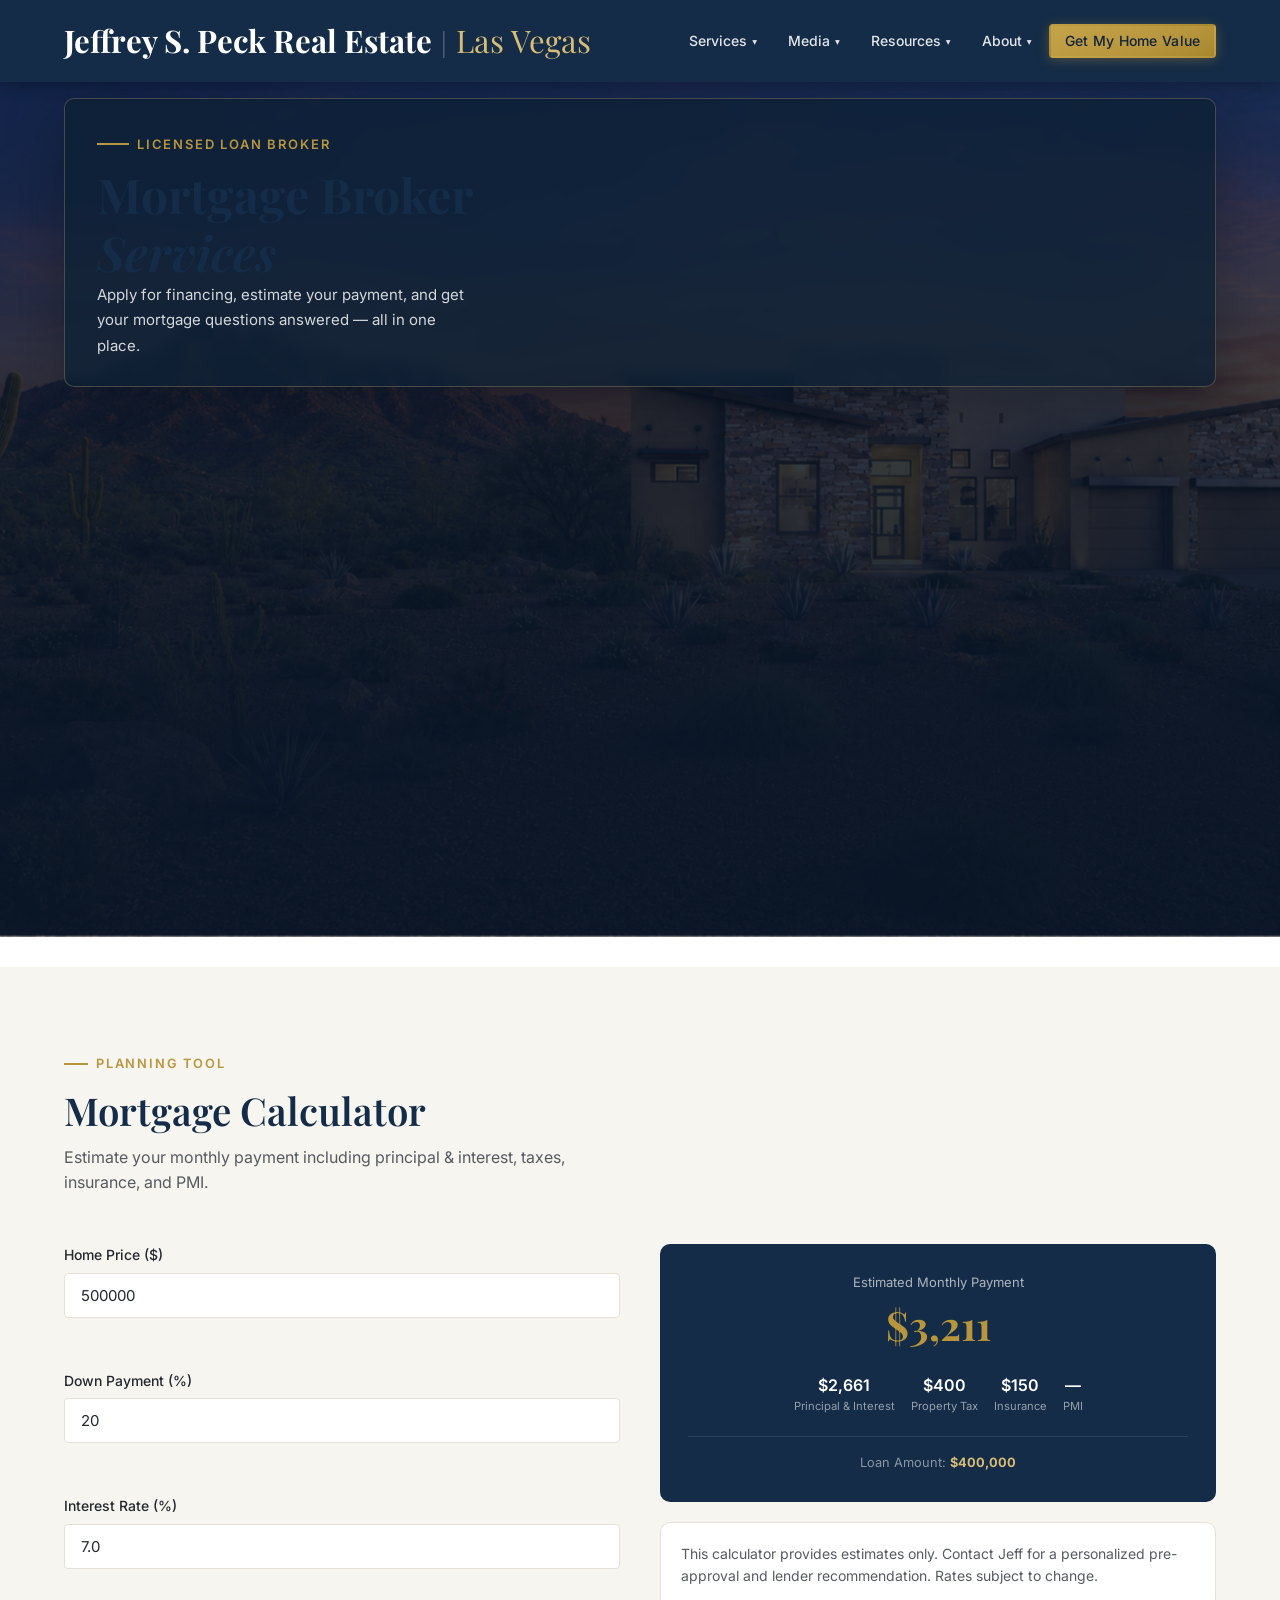
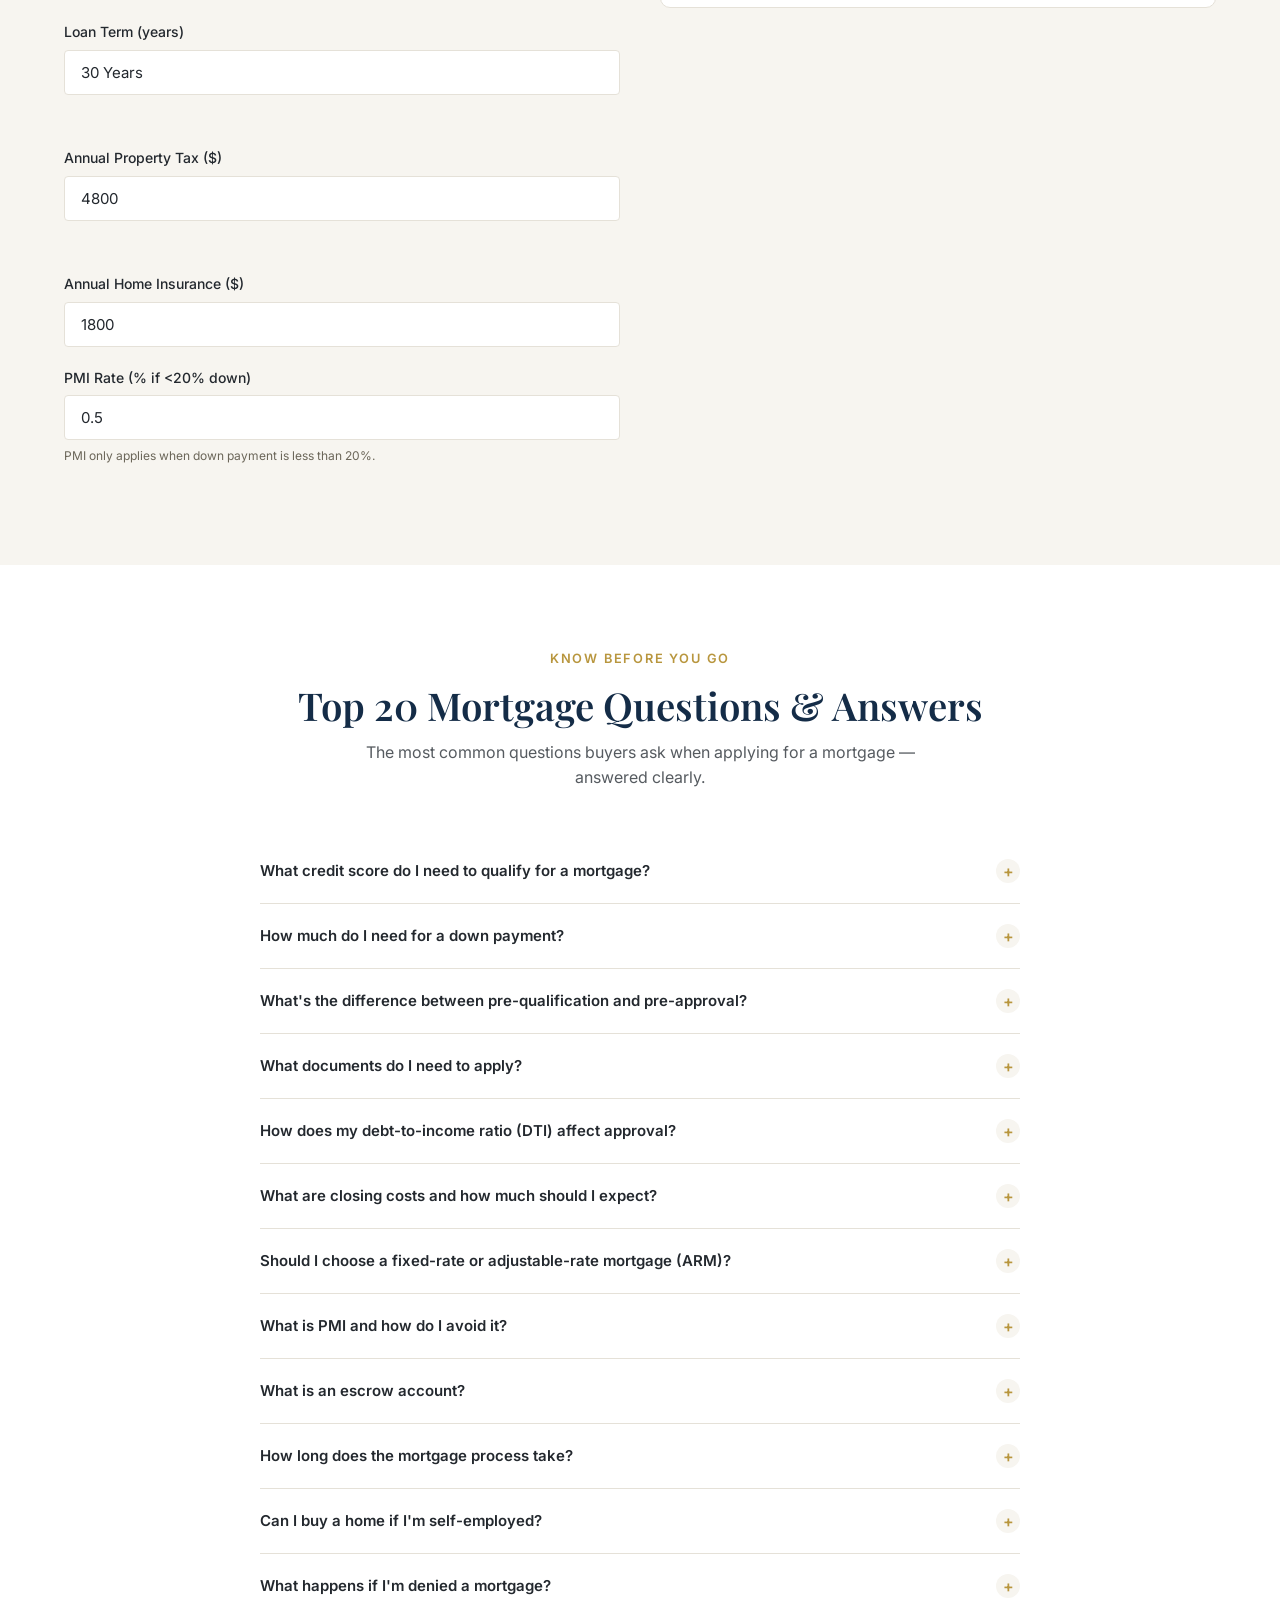
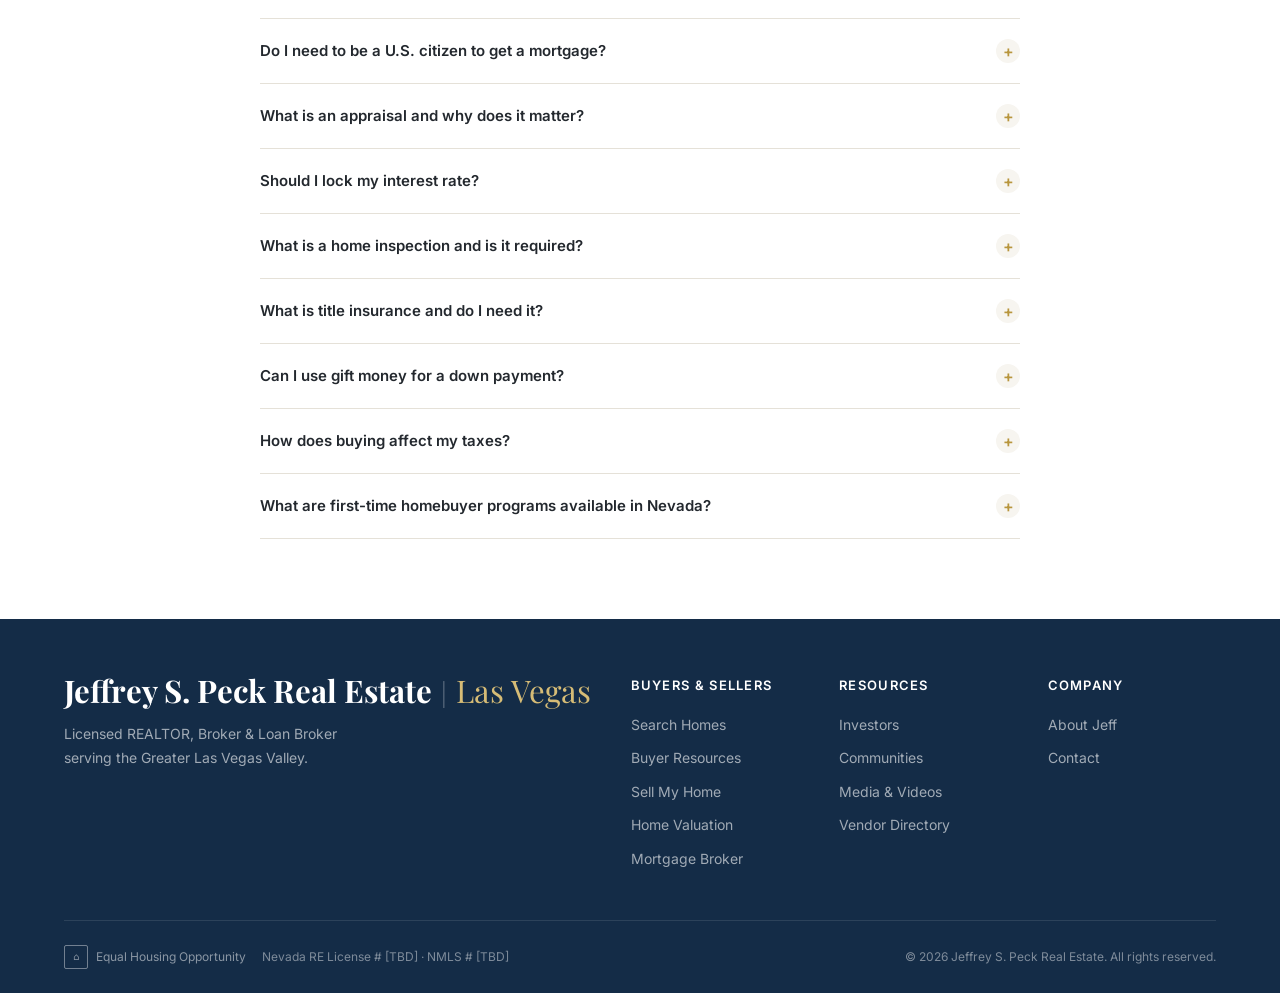
<file: site/mortgage-broker.html>
<!DOCTYPE html>
<html lang="en">
<head>
  <meta charset="UTF-8">
  <meta name="viewport" content="width=device-width, initial-scale=1.0">
  <title>Mortgage Broker | Jeff Peck Real Estate Las Vegas</title>
  <meta name="description" content="Apply for a mortgage, estimate your monthly payment with our calculator, and get answers to the top 20 mortgage questions — with Las Vegas licensed Loan Broker Jeff Peck.">
  <link rel="icon" href="favicon.svg" type="image/svg+xml">
  <link rel="preconnect" href="https://fonts.googleapis.com">
  <link href="https://fonts.googleapis.com/css2?family=Playfair+Display:wght@400;600;700&family=Inter:wght@300;400;500;600&display=swap" rel="stylesheet">
  <link rel="stylesheet" href="css/styles.css?v=8">
  <style>
    .calc-grid { display: grid; grid-template-columns: 1fr 1fr; gap: 2.5rem; align-items: start; }
    @media(max-width:768px){ .calc-grid { grid-template-columns: 1fr; } }
  </style>
</head>
<body class="no-hero">

<header class="site-header" role="banner">
  <div class="container nav-inner">
    <a href="index.html" class="nav-logo"><span class="nav-logo-name">Jeffrey S. Peck Real Estate</span><span class="nav-logo-pipe" aria-hidden="true">|</span><span class="nav-logo-city">Las Vegas</span></a>
    <nav class="nav-links" aria-label="Main navigation">
      <div class="nav-item">
        <a href="property-search.html" class="nav-has-dropdown">Services <span class="nav-chevron" aria-hidden="true">▾</span></a>
        <div class="nav-dropdown">
          <a href="property-search.html">Search Homes</a>
          <a href="buyers.html">Buyers Guide</a>
          <a href="sellers.html">Sellers Guide</a>
          <a href="investors.html">Investors Guide</a>
          <a href="mortgage-broker.html">Mortgage Broker</a>
          <a href="sellers.html#valuation">Instant Home Valuation</a>
          <a href="sellers.html#cash">Sell for Cash (7–10 Days)</a>
        </div>
      </div>
      <div class="nav-item">
        <a href="media.html" class="nav-has-dropdown">Media <span class="nav-chevron" aria-hidden="true">▾</span></a>
        <div class="nav-dropdown">
          <a href="media.html#webinars">Upcoming Webinars</a>
          <a href="media.html#shorts">60-Second Videos</a>
          <a href="media.html#past-webinars">Past Webinars</a>
          <a href="media.html#tours">Neighborhood Tours</a>
        </div>
      </div>
      <div class="nav-item">
        <a href="communities.html" class="nav-has-dropdown">Resources <span class="nav-chevron" aria-hidden="true">▾</span></a>
        <div class="nav-dropdown">
          <a href="communities.html">Communities &amp; Neighborhoods</a>
          <a href="communities.html#schools">School Ratings</a>
          <a href="communities.html#safety">Safety Data</a>
          <a href="vendors.html">Vendor Directory</a>
        </div>
      </div>
      <div class="nav-item">
        <a href="about.html" class="nav-has-dropdown">About <span class="nav-chevron" aria-hidden="true">▾</span></a>
        <div class="nav-dropdown">
          <a href="about.html">About Jeff</a>
          <a href="about.html#reviews">Reviews</a>
          <a href="contact.html">Contact</a>
        </div>
      </div>
      <a href="sellers.html#valuation" class="btn btn-primary btn-sm">Get My Home Value</a>
    </nav>
    <button class="nav-toggle" id="navToggle" aria-label="Open navigation menu" aria-expanded="false" aria-controls="navMobile"><span></span><span></span><span></span></button>
  </div>
</header>
<nav class="nav-mobile" id="navMobile" aria-label="Mobile navigation">
  <a href="property-search.html">🔍 Services</a>
  <a href="property-search.html" class="nav-mobile-sub">Search Homes</a>
  <a href="buyers.html" class="nav-mobile-sub">Buyers Guide</a>
  <a href="sellers.html" class="nav-mobile-sub">Sellers Guide</a>
  <a href="investors.html" class="nav-mobile-sub">Investors Guide</a>
  <a href="mortgage-broker.html" class="nav-mobile-sub">Mortgage Broker</a>
  <a href="sellers.html#valuation" class="nav-mobile-sub">Instant Home Valuation</a>
  <a href="sellers.html#cash" class="nav-mobile-sub">Sell for Cash</a>
  <a href="media.html">▶️ Media</a>
  <a href="media.html#webinars" class="nav-mobile-sub">Upcoming Webinars</a>
  <a href="media.html#shorts" class="nav-mobile-sub">60-Second Videos</a>
  <a href="media.html#past-webinars" class="nav-mobile-sub">Past Webinars</a>
  <a href="media.html#tours" class="nav-mobile-sub">Neighborhood Tours</a>
  <a href="communities.html">📚 Resources</a>
  <a href="communities.html" class="nav-mobile-sub">Communities &amp; Neighborhoods</a>
  <a href="communities.html#schools" class="nav-mobile-sub">School Ratings</a>
  <a href="vendors.html" class="nav-mobile-sub">Vendor Directory</a>
  <a href="about.html">👤 About</a>
  <a href="about.html#reviews" class="nav-mobile-sub">Reviews</a>
  <a href="contact.html" class="nav-mobile-sub">Contact</a>
  <a href="sellers.html#valuation" class="btn btn-primary">Get My Home Value</a>
</nav>

<!-- Page Hero Banner -->
<section class="hero-page" aria-label="Mortgage Broker">
  <div class="hero-bg" role="img" aria-label="Las Vegas skyline"></div>
  <div class="container">
    <div class="hero-content">
      <p class="hero-eyebrow">Licensed Loan Broker</p>
      <h1>Mortgage Broker<br><em>Services</em></h1>
      <p class="hero-sub">Apply for financing, estimate your payment, and get your mortgage questions answered — all in one place.</p>
    </div>
  </div>
</section>

<!-- ===== SECTION 1: APPLY FOR A MORTGAGE ===== -->
<section class="page-start section" id="apply" aria-labelledby="apply-heading">
  <div class="container">
    <div style="display:grid; grid-template-columns:1fr 1fr; gap:3rem; align-items:center;">
      <div>
        <div class="section-heading">
          <p class="eyebrow">Financing</p>
          <h2 id="apply-heading">Apply for a Mortgage</h2>
          <p>As a licensed Loan Broker, Jeff can connect you with the right lender and financing product for your situation — whether you're buying your first home or your tenth investment property.</p>
        </div>
        <a href="contact.html" class="btn btn-primary btn-lg" id="apply-link">Apply for a Mortgage →</a>
        <p class="form-note" style="margin-top:.75rem;">NMLS # [TBD] · Equal Housing Lender</p>
      </div>
      <div style="background:var(--cream); border-radius:var(--radius-lg); padding:2rem; border:1.5px solid var(--gray-200);">
        <h4 style="margin-bottom:1rem;">What Jeff Can Help With</h4>
        <ul style="display:flex; flex-direction:column; gap:.75rem;">
          <li style="display:flex; gap:.75rem; align-items:flex-start;"><span style="color:var(--gold); font-weight:700;">✓</span><span>Conventional, FHA, VA &amp; USDA loans</span></li>
          <li style="display:flex; gap:.75rem; align-items:flex-start;"><span style="color:var(--gold); font-weight:700;">✓</span><span>First-time homebuyer programs &amp; down payment assistance</span></li>
          <li style="display:flex; gap:.75rem; align-items:flex-start;"><span style="color:var(--gold); font-weight:700;">✓</span><span>Investment property &amp; portfolio financing</span></li>
          <li style="display:flex; gap:.75rem; align-items:flex-start;"><span style="color:var(--gold); font-weight:700;">✓</span><span>Jumbo loans for luxury properties</span></li>
          <li style="display:flex; gap:.75rem; align-items:flex-start;"><span style="color:var(--gold); font-weight:700;">✓</span><span>Rate comparisons across multiple lenders</span></li>
        </ul>
      </div>
    </div>
  </div>
</section>

<!-- ===== SECTION 2: MORTGAGE CALCULATOR ===== -->
<section class="section--cream section" id="calculator" aria-labelledby="calc-heading">
  <div class="container">
    <div class="section-heading">
      <p class="eyebrow">Planning Tool</p>
      <h2 id="calc-heading">Mortgage Calculator</h2>
      <p>Estimate your monthly payment including principal &amp; interest, taxes, insurance, and PMI.</p>
    </div>
    <div class="calc-grid">
      <form id="mortgageCalc" aria-label="Mortgage payment calculator" novalidate>
        <div class="grid-2">
          <div class="form-group">
            <label class="form-label" for="calcPrice">Home Price ($)</label>
            <input class="form-control" type="number" id="calcPrice" value="500000" min="50000" step="5000">
          </div>
          <div class="form-group">
            <label class="form-label" for="calcDown">Down Payment (%)</label>
            <input class="form-control" type="number" id="calcDown" value="20" min="0" max="100" step="0.5">
          </div>
          <div class="form-group">
            <label class="form-label" for="calcRate">Interest Rate (%)</label>
            <input class="form-control" type="number" id="calcRate" value="7.0" min="0.1" max="20" step="0.125">
          </div>
          <div class="form-group">
            <label class="form-label" for="calcTerm">Loan Term (years)</label>
            <select class="form-control" id="calcTerm">
              <option value="30" selected>30 Years</option>
              <option value="20">20 Years</option>
              <option value="15">15 Years</option>
              <option value="10">10 Years</option>
            </select>
          </div>
          <div class="form-group">
            <label class="form-label" for="calcTax">Annual Property Tax ($)</label>
            <input class="form-control" type="number" id="calcTax" value="4800" min="0" step="100">
          </div>
          <div class="form-group">
            <label class="form-label" for="calcInsurance">Annual Home Insurance ($)</label>
            <input class="form-control" type="number" id="calcInsurance" value="1800" min="0" step="100">
          </div>
        </div>
        <div class="form-group">
          <label class="form-label" for="calcPmi">PMI Rate (% if &lt;20% down)</label>
          <input class="form-control" type="number" id="calcPmi" value="0.5" min="0" max="3" step="0.1">
          <p class="form-note">PMI only applies when down payment is less than 20%.</p>
        </div>
      </form>
      <div>
        <div class="calc-result" aria-live="polite" aria-label="Monthly payment result">
          <div class="label">Estimated Monthly Payment</div>
          <div class="amount" id="calcResult">$0</div>
          <div class="calc-breakdown">
            <div class="calc-breakdown-item">
              <div class="value" id="calcPI">—</div>
              <div class="label">Principal &amp; Interest</div>
            </div>
            <div class="calc-breakdown-item">
              <div class="value" id="calcTaxMonth">—</div>
              <div class="label">Property Tax</div>
            </div>
            <div class="calc-breakdown-item">
              <div class="value" id="calcInsMonth">—</div>
              <div class="label">Insurance</div>
            </div>
            <div class="calc-breakdown-item">
              <div class="value" id="calcPmiMonth">—</div>
              <div class="label">PMI</div>
            </div>
          </div>
          <div style="margin-top:1.25rem; font-size:.8rem; color:rgba(255,255,255,.5); border-top:1px solid rgba(255,255,255,.1); padding-top:1rem;">Loan Amount: <strong id="calcLoanAmt" style="color:var(--gold-light);">—</strong></div>
        </div>
        <div style="margin-top:1.25rem; padding:1.25rem; background:var(--white); border-radius:var(--radius-lg); border:1px solid var(--gray-200);">
          <p style="font-size:.875rem; color:var(--text-light); margin:0;">This calculator provides estimates only. Contact Jeff for a personalized pre-approval and lender recommendation. Rates subject to change.</p>
        </div>
      </div>
    </div>
  </div>
</section>

<!-- ===== SECTION 3: TOP 20 MORTGAGE Q&A ===== -->
<section class="section" id="faq" aria-labelledby="faq-heading">
  <div class="container">
    <div class="section-heading section-heading--center">
      <p class="eyebrow">Know Before You Go</p>
      <h2 id="faq-heading">Top 20 Mortgage Questions &amp; Answers</h2>
      <p>The most common questions buyers ask when applying for a mortgage — answered clearly.</p>
    </div>
    <div style="max-width: 760px; margin: 0 auto;">

      <div class="accordion-item">
        <button class="accordion-header" aria-expanded="false">What credit score do I need to qualify for a mortgage? <span class="accordion-icon">+</span></button>
        <div class="accordion-body">Most conventional loans require a minimum score of 620, while FHA loans can go as low as 580 (or 500 with a 10% down payment). A higher score (720+) unlocks the best interest rates. Jeff can connect you with lenders who work with a range of credit profiles.</div>
      </div>

      <div class="accordion-item">
        <button class="accordion-header" aria-expanded="false">How much do I need for a down payment? <span class="accordion-icon">+</span></button>
        <div class="accordion-body">Down payment requirements vary by loan type. Conventional loans can be as low as 3%, FHA loans require 3.5%, and VA/USDA loans can be 0% for eligible buyers. Putting 20% down eliminates private mortgage insurance (PMI) and reduces your monthly payment.</div>
      </div>

      <div class="accordion-item">
        <button class="accordion-header" aria-expanded="false">What's the difference between pre-qualification and pre-approval? <span class="accordion-icon">+</span></button>
        <div class="accordion-body">Pre-qualification is an informal estimate based on self-reported information. Pre-approval is a formal review of your credit, income, and assets — resulting in a conditional commitment letter. Sellers and their agents take pre-approval far more seriously, especially in a competitive Las Vegas market.</div>
      </div>

      <div class="accordion-item">
        <button class="accordion-header" aria-expanded="false">What documents do I need to apply? <span class="accordion-icon">+</span></button>
        <div class="accordion-body">Typically: last 2 years of tax returns and W-2s, last 30 days of pay stubs, last 2–3 months of bank statements, photo ID, and a list of current debts. Self-employed buyers will also need profit &amp; loss statements. Having these ready speeds up the process significantly.</div>
      </div>

      <div class="accordion-item">
        <button class="accordion-header" aria-expanded="false">How does my debt-to-income ratio (DTI) affect approval? <span class="accordion-icon">+</span></button>
        <div class="accordion-body">DTI compares your monthly debt payments to your gross monthly income. Most lenders prefer a DTI under 43%. A lower DTI means you can qualify for a larger loan or a better rate. Jeff can help you review your DTI and strategies to improve it before applying.</div>
      </div>

      <div class="accordion-item">
        <button class="accordion-header" aria-expanded="false">What are closing costs and how much should I expect? <span class="accordion-icon">+</span></button>
        <div class="accordion-body">Closing costs typically range from 2%–5% of the loan amount and include lender fees, title insurance, escrow fees, prepaid taxes and insurance, and other charges. In Nevada, closing costs for a $500,000 home might be $10,000–$25,000. Some of these can be negotiated or rolled into the loan.</div>
      </div>

      <div class="accordion-item">
        <button class="accordion-header" aria-expanded="false">Should I choose a fixed-rate or adjustable-rate mortgage (ARM)? <span class="accordion-icon">+</span></button>
        <div class="accordion-body">A fixed-rate mortgage locks in your interest rate for the life of the loan — predictable and ideal if you plan to stay long-term. An ARM starts at a lower rate but adjusts after an initial period (e.g., 5/1 ARM). ARMs can make sense if you plan to move or refinance within a few years.</div>
      </div>

      <div class="accordion-item">
        <button class="accordion-header" aria-expanded="false">What is PMI and how do I avoid it? <span class="accordion-icon">+</span></button>
        <div class="accordion-body">Private Mortgage Insurance (PMI) protects the lender if you default and is required when your down payment is less than 20%. It typically costs 0.3%–1.5% of the loan annually. You can avoid PMI by putting 20% down, using a piggyback loan, or requesting cancellation once you reach 20% equity.</div>
      </div>

      <div class="accordion-item">
        <button class="accordion-header" aria-expanded="false">What is an escrow account? <span class="accordion-icon">+</span></button>
        <div class="accordion-body">An escrow account is managed by your lender and holds funds for property taxes and homeowner's insurance. Each month, a portion of your payment goes into escrow; the lender pays your tax and insurance bills from it. This ensures those obligations are always covered.</div>
      </div>

      <div class="accordion-item">
        <button class="accordion-header" aria-expanded="false">How long does the mortgage process take? <span class="accordion-icon">+</span></button>
        <div class="accordion-body">From application to closing typically takes 30–45 days, though it can be as fast as 21 days with a prepared buyer and responsive team. The timeline depends on the lender, the complexity of your financial situation, and how quickly documentation is submitted.</div>
      </div>

      <div class="accordion-item">
        <button class="accordion-header" aria-expanded="false">Can I buy a home if I'm self-employed? <span class="accordion-icon">+</span></button>
        <div class="accordion-body">Yes. Self-employed buyers typically need 2 years of tax returns showing consistent income, along with a year-to-date profit &amp; loss statement. Some lenders offer bank-statement loans that use average deposits rather than tax returns — useful if your write-offs reduce reported income.</div>
      </div>

      <div class="accordion-item">
        <button class="accordion-header" aria-expanded="false">What happens if I'm denied a mortgage? <span class="accordion-icon">+</span></button>
        <div class="accordion-body">The lender is required to provide an adverse action notice explaining why. Common reasons include low credit score, high DTI, insufficient income, or property issues. Many buyers successfully re-apply after improving their credit, paying down debt, or saving a larger down payment. Jeff can help you map a path forward.</div>
      </div>

      <div class="accordion-item">
        <button class="accordion-header" aria-expanded="false">Do I need to be a U.S. citizen to get a mortgage? <span class="accordion-icon">+</span></button>
        <div class="accordion-body">No. Permanent residents (green card holders) can access the same loan programs as citizens. Non-permanent residents can still qualify for FHA loans with a valid work authorization. Foreign nationals have additional options through non-QM lenders. Jeff can connect you with the right lender for your status.</div>
      </div>

      <div class="accordion-item">
        <button class="accordion-header" aria-expanded="false">What is an appraisal and why does it matter? <span class="accordion-icon">+</span></button>
        <div class="accordion-body">A licensed appraiser will assess the home's market value. Lenders require appraisals to confirm they're not lending more than the home is worth. If the appraisal comes in low, you'll need to renegotiate the price, pay the difference in cash, or walk away. A strong offer strategy from Jeff helps avoid this issue.</div>
      </div>

      <div class="accordion-item">
        <button class="accordion-header" aria-expanded="false">Should I lock my interest rate? <span class="accordion-icon">+</span></button>
        <div class="accordion-body">A rate lock guarantees your interest rate for a set period (typically 30–60 days) while your loan is processed. It protects you from rate increases before closing. If rates are volatile or rising, locking early makes sense. Jeff and your loan officer can advise on timing.</div>
      </div>

      <div class="accordion-item">
        <button class="accordion-header" aria-expanded="false">What is a home inspection and is it required? <span class="accordion-icon">+</span></button>
        <div class="accordion-body">A home inspection is a professional evaluation of the property's condition. It's not legally required in Nevada, but it's strongly recommended. Inspections can reveal costly issues — roof, foundation, HVAC, plumbing — that can be used to renegotiate or request repairs before closing.</div>
      </div>

      <div class="accordion-item">
        <button class="accordion-header" aria-expanded="false">What is title insurance and do I need it? <span class="accordion-icon">+</span></button>
        <div class="accordion-body">Title insurance protects you and your lender against ownership disputes, liens, or errors in public records related to the property. Lender's title insurance is almost always required. Owner's title insurance is optional but highly recommended — it's a one-time premium paid at closing.</div>
      </div>

      <div class="accordion-item">
        <button class="accordion-header" aria-expanded="false">Can I use gift money for a down payment? <span class="accordion-icon">+</span></button>
        <div class="accordion-body">Yes, with conditions. Gift funds from family members are acceptable for most loan types, but lenders require a gift letter confirming no repayment is expected. There are also paper-trail requirements showing the funds transferred from the donor's account. Let Jeff's lending team guide you through the documentation.</div>
      </div>

      <div class="accordion-item">
        <button class="accordion-header" aria-expanded="false">How does buying affect my taxes? <span class="accordion-icon">+</span></button>
        <div class="accordion-body">Homeownership can provide tax benefits including the mortgage interest deduction and property tax deduction (subject to IRS limits). Nevada has no state income tax, which is a significant advantage. Consult a CPA for personalized advice — Jeff can refer you to trusted tax professionals in the valley.</div>
      </div>

      <div class="accordion-item">
        <button class="accordion-header" aria-expanded="false">What are first-time homebuyer programs available in Nevada? <span class="accordion-icon">+</span></button>
        <div class="accordion-body">Nevada Housing Division (NHD) offers the Home Is Possible program with below-market rates and down payment assistance grants. There are also programs for teachers, first responders, and low-to-moderate income buyers. These programs can save thousands — ask Jeff if you qualify when you connect.</div>
      </div>

    </div>
  </div>
</section>

<footer class="site-footer" role="contentinfo">
  <div class="container">
    <div class="footer-grid">
      <div class="footer-brand">
        <a href="index.html" class="nav-logo"><span class="nav-logo-name">Jeffrey S. Peck Real Estate</span><span class="nav-logo-pipe" aria-hidden="true">|</span><span class="nav-logo-city">Las Vegas</span></a>
        <p>Licensed REALTOR, Broker &amp; Loan Broker serving the Greater Las Vegas Valley.</p>
      </div>
      <div class="footer-col"><h5>Buyers &amp; Sellers</h5><ul>
        <li><a href="property-search.html">Search Homes</a></li>
        <li><a href="buyers.html">Buyer Resources</a></li>
        <li><a href="sellers.html">Sell My Home</a></li>
        <li><a href="sellers.html#valuation">Home Valuation</a></li>
        <li><a href="mortgage-broker.html">Mortgage Broker</a></li>
      </ul></div>
      <div class="footer-col"><h5>Resources</h5><ul>
        <li><a href="investors.html">Investors</a></li>
        <li><a href="communities.html">Communities</a></li>
        <li><a href="media.html">Media &amp; Videos</a></li>
        <li><a href="vendors.html">Vendor Directory</a></li>
      </ul></div>
      <div class="footer-col"><h5>Company</h5><ul>
        <li><a href="about.html">About Jeff</a></li>
        <li><a href="contact.html">Contact</a></li>
      </ul></div>
    </div>
    <div class="footer-bottom">
      <div class="footer-legal">
        <div class="eho-mark" role="img" aria-label="Equal Housing Opportunity"><div class="eho-box" aria-hidden="true">⌂</div>Equal Housing Opportunity</div>
        <span class="footer-license">Nevada RE License # [TBD] · NMLS # [TBD]</span>
      </div>
      <p>© 2026 Jeffrey S. Peck Real Estate. All rights reserved.</p>
    </div>
  </div>
</footer>

<div class="sticky-cta" aria-label="Quick actions">
  <a href="tel:+17025550100" class="btn btn-outline-light">📞 Call Jeff</a>
  <a href="#apply" class="btn btn-primary">Apply for Mortgage</a>
</div>
<script src="js/main.js?v=2"></script>
</body>
</html>
</file>
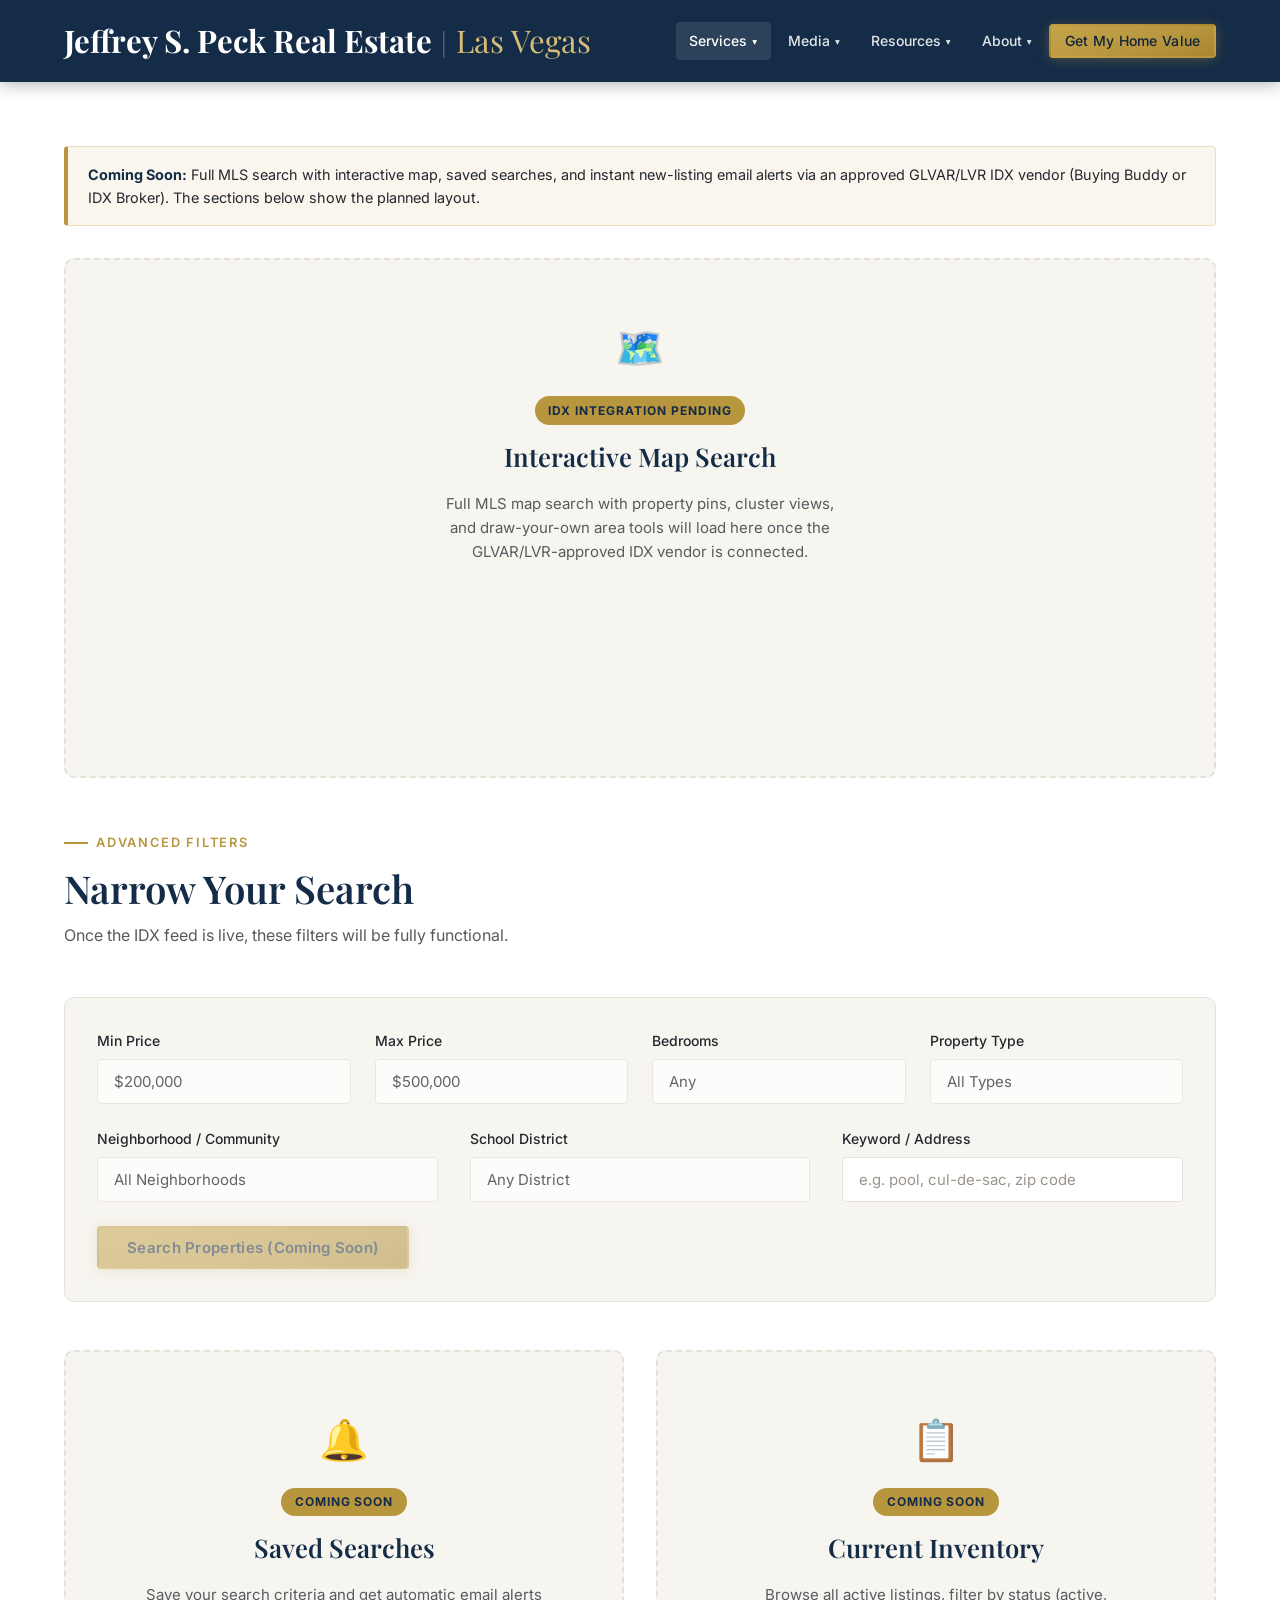
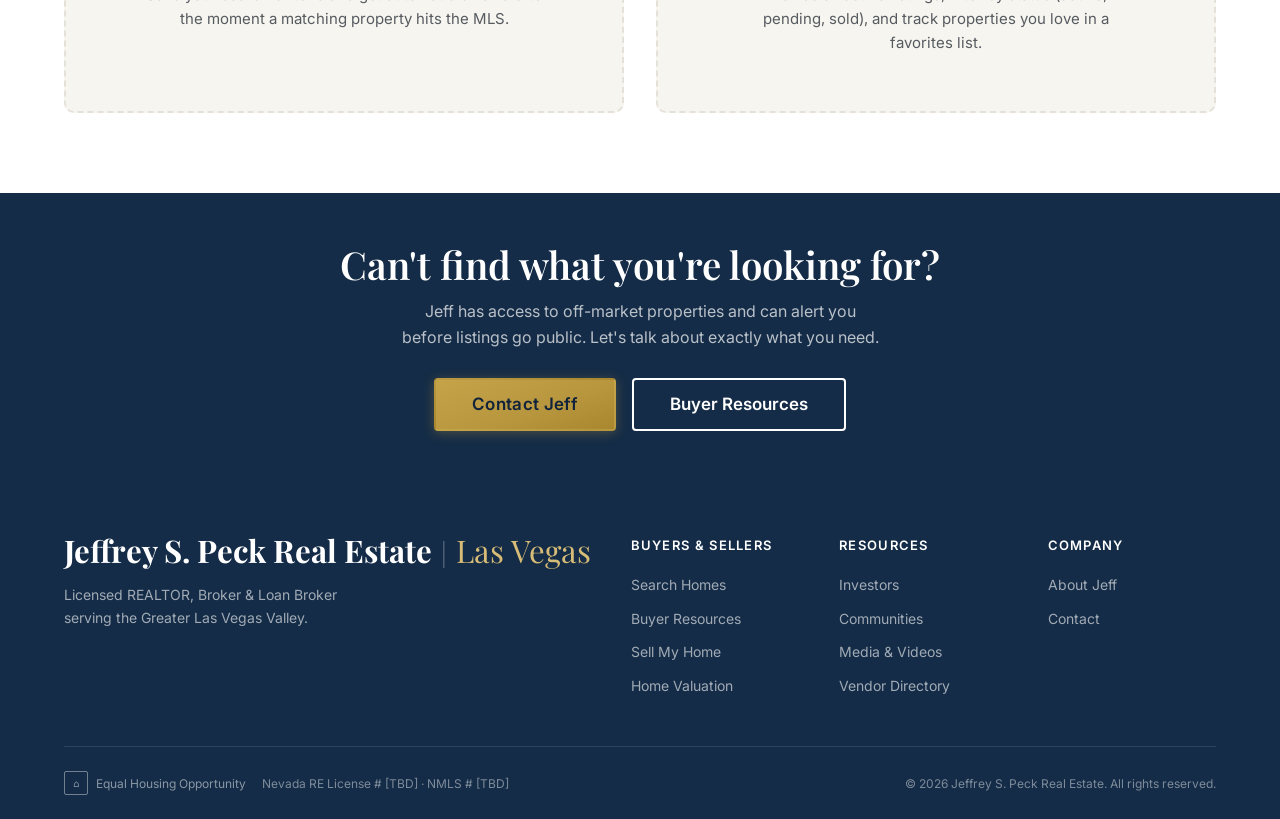
<file: site/property-search.html>
<!DOCTYPE html>
<html lang="en">
<head>
  <meta charset="UTF-8">
  <meta name="viewport" content="width=device-width, initial-scale=1.0">
  <title>Search Las Vegas Homes | Jeff Peck Real Estate</title>
  <meta name="description" content="Search Greater Las Vegas MLS listings. Filter by neighborhood, schools, price, and property type. Set up saved searches and get instant new listing alerts.">
  <link rel="icon" href="favicon.svg" type="image/svg+xml">
  <link rel="preconnect" href="https://fonts.googleapis.com">
  <link href="https://fonts.googleapis.com/css2?family=Playfair+Display:wght@400;600;700&family=Inter:wght@300;400;500;600&display=swap" rel="stylesheet">
  <link rel="stylesheet" href="css/styles.css?v=8">
</head>
<body class="no-hero">

<header class="site-header" role="banner">
  <div class="container nav-inner">
    <a href="index.html" class="nav-logo">
      <span class="nav-logo-name">Jeffrey S. Peck Real Estate</span><span class="nav-logo-pipe" aria-hidden="true">|</span><span class="nav-logo-city">Las Vegas</span>
    </a>
            <nav class="nav-links" aria-label="Main navigation">
      <div class="nav-item">
        <a href="property-search.html" class="nav-has-dropdown">Services <span class="nav-chevron" aria-hidden="true">▾</span></a>
        <div class="nav-dropdown">
          <a href="property-search.html">Search Homes</a>
          <a href="buyers.html">Buyers Guide</a>
          <a href="sellers.html">Sellers Guide</a>
          <a href="investors.html">Investors Guide</a>
          <a href="mortgage-broker.html">Mortgage Broker</a>
          <a href="sellers.html#valuation">Instant Home Valuation</a>
          <a href="sellers.html#cash">Sell for Cash (7–10 Days)</a>
        </div>
      </div>
      <div class="nav-item">
        <a href="media.html" class="nav-has-dropdown">Media <span class="nav-chevron" aria-hidden="true">▾</span></a>
        <div class="nav-dropdown">
          <a href="media.html#webinars">Upcoming Webinars</a>
          <a href="media.html#shorts">60-Second Videos</a>
          <a href="media.html#past-webinars">Past Webinars</a>
          <a href="media.html#tours">Neighborhood Tours</a>
        </div>
      </div>
      <div class="nav-item">
        <a href="communities.html" class="nav-has-dropdown">Resources <span class="nav-chevron" aria-hidden="true">▾</span></a>
        <div class="nav-dropdown">
          <a href="communities.html">Communities &amp; Neighborhoods</a>
          <a href="communities.html#schools">School Ratings</a>
          <a href="communities.html#safety">Safety Data</a>
          <a href="vendors.html">Vendor Directory</a>
        </div>
      </div>
      <div class="nav-item">
        <a href="about.html" class="nav-has-dropdown">About <span class="nav-chevron" aria-hidden="true">▾</span></a>
        <div class="nav-dropdown">
          <a href="about.html">About Jeff</a>
          <a href="about.html#reviews">Reviews</a>
          <a href="contact.html">Contact</a>
        </div>
      </div>
      <a href="sellers.html#valuation" class="btn btn-primary btn-sm">Get My Home Value</a>
    </nav>
    <button class="nav-toggle" id="navToggle" aria-label="Open navigation menu" aria-expanded="false" aria-controls="navMobile">
      <span></span><span></span><span></span>
    </button>
  </div>
</header>
<nav class="nav-mobile" id="navMobile" aria-label="Mobile navigation">
  <a href="property-search.html">🔍 Services</a>
  <a href="property-search.html" class="nav-mobile-sub">Search Homes</a>
  <a href="buyers.html" class="nav-mobile-sub">Buyers Guide</a>
  <a href="sellers.html" class="nav-mobile-sub">Sellers Guide</a>
  <a href="investors.html" class="nav-mobile-sub">Investors Guide</a>
  <a href="mortgage-broker.html" class="nav-mobile-sub">Mortgage Broker</a>
  <a href="sellers.html#valuation" class="nav-mobile-sub">Instant Home Valuation</a>
  <a href="sellers.html#cash" class="nav-mobile-sub">Sell for Cash</a>
  <a href="media.html">▶️ Media</a>
  <a href="media.html#webinars" class="nav-mobile-sub">Upcoming Webinars</a>
  <a href="media.html#shorts" class="nav-mobile-sub">60-Second Videos</a>
  <a href="media.html#past-webinars" class="nav-mobile-sub">Past Webinars</a>
  <a href="media.html#tours" class="nav-mobile-sub">Neighborhood Tours</a>
  <a href="communities.html">📚 Resources</a>
  <a href="communities.html" class="nav-mobile-sub">Communities &amp; Neighborhoods</a>
  <a href="communities.html#schools" class="nav-mobile-sub">School Ratings</a>
  <a href="vendors.html" class="nav-mobile-sub">Vendor Directory</a>
  <a href="about.html">👤 About</a>
  <a href="about.html#reviews" class="nav-mobile-sub">Reviews</a>
  <a href="contact.html" class="nav-mobile-sub">Contact</a>
  <a href="sellers.html#valuation" class="btn btn-primary">Get My Home Value</a>
</nav>

<!-- IDX Search -->
<section class="page-start section" aria-labelledby="search-heading">
  <div class="container">

    <div class="banner" style="margin-bottom: 2rem;">
      <strong>Coming Soon:</strong> Full MLS search with interactive map, saved searches, and instant new-listing email alerts via an approved GLVAR/LVR IDX vendor (Buying Buddy or IDX Broker). The sections below show the planned layout.
    </div>

    <!-- IDX Embed Zone -->
    <div class="coming-soon" style="min-height: 520px; margin-bottom: 3rem;">
      <div class="coming-soon-icon">🗺️</div>
      <span class="coming-soon-badge">IDX Integration Pending</span>
      <h3>Interactive Map Search</h3>
      <p>Full MLS map search with property pins, cluster views, and draw-your-own area tools will load here once the GLVAR/LVR-approved IDX vendor is connected.</p>
    </div>

    <!-- Filter UI preview -->
    <div class="section-heading">
      <p class="eyebrow">Advanced Filters</p>
      <h2 id="search-heading">Narrow Your Search</h2>
      <p>Once the IDX feed is live, these filters will be fully functional.</p>
    </div>

    <div style="background: var(--cream); border-radius: var(--radius-lg); padding: 2rem; border: 1.5px solid var(--gray-200); margin-bottom: 3rem;">
      <div class="grid-4" style="margin-bottom: 1.5rem;">
        <div class="form-group" style="margin:0;">
          <label class="form-label" for="f-price-min">Min Price</label>
          <select class="form-control" id="f-price-min" disabled>
            <option>$200,000</option><option>$300,000</option><option>$400,000</option><option>$500,000</option><option>$750,000</option><option>$1,000,000+</option>
          </select>
        </div>
        <div class="form-group" style="margin:0;">
          <label class="form-label" for="f-price-max">Max Price</label>
          <select class="form-control" id="f-price-max" disabled>
            <option>$500,000</option><option>$750,000</option><option>$1,000,000</option><option>$1,500,000</option><option>$2,000,000+</option>
          </select>
        </div>
        <div class="form-group" style="margin:0;">
          <label class="form-label" for="f-beds">Bedrooms</label>
          <select class="form-control" id="f-beds" disabled>
            <option>Any</option><option>2+</option><option>3+</option><option>4+</option><option>5+</option>
          </select>
        </div>
        <div class="form-group" style="margin:0;">
          <label class="form-label" for="f-type">Property Type</label>
          <select class="form-control" id="f-type" disabled>
            <option>All Types</option><option>Single Family</option><option>Condo/Townhome</option><option>Multi-Family</option><option>Land</option>
          </select>
        </div>
      </div>
      <div class="grid-3" style="margin-bottom: 1.5rem;">
        <div class="form-group" style="margin:0;">
          <label class="form-label" for="f-neighborhood">Neighborhood / Community</label>
          <select class="form-control" id="f-neighborhood" disabled>
            <option>All Neighborhoods</option><option>Summerlin</option><option>Henderson</option><option>Green Valley</option><option>North Las Vegas</option><option>Mountains Edge</option><option>Rhodes Ranch</option>
          </select>
        </div>
        <div class="form-group" style="margin:0;">
          <label class="form-label" for="f-school">School District</label>
          <select class="form-control" id="f-school" disabled>
            <option>Any District</option><option>Clark County School District</option><option>Private / Charter</option>
          </select>
        </div>
        <div class="form-group" style="margin:0;">
          <label class="form-label" for="f-keyword">Keyword / Address</label>
          <input class="form-control" type="text" id="f-keyword" placeholder="e.g. pool, cul-de-sac, zip code" disabled>
        </div>
      </div>
      <button class="btn btn-primary" disabled style="opacity:.5; cursor:not-allowed;">Search Properties (Coming Soon)</button>
    </div>

    <!-- Saved Searches / Alerts -->
    <div style="display: grid; grid-template-columns: 1fr 1fr; gap: 2rem;">
      <div class="coming-soon">
        <div class="coming-soon-icon">🔔</div>
        <span class="coming-soon-badge">Coming Soon</span>
        <h3>Saved Searches</h3>
        <p>Save your search criteria and get automatic email alerts the moment a matching property hits the MLS.</p>
      </div>
      <div class="coming-soon">
        <div class="coming-soon-icon">📋</div>
        <span class="coming-soon-badge">Coming Soon</span>
        <h3>Current Inventory</h3>
        <p>Browse all active listings, filter by status (active, pending, sold), and track properties you love in a favorites list.</p>
      </div>
    </div>
  </div>
</section>

<!-- CTA -->
<section class="section--dark section--sm section" aria-label="Talk to Jeff">
  <div class="container text-center">
    <h2 style="color:var(--white); margin-bottom:.75rem;">Can't find what you're looking for?</h2>
    <p style="color:rgba(255,255,255,.7); margin-bottom:1.75rem; max-width:480px; margin-left:auto; margin-right:auto;">Jeff has access to off-market properties and can alert you before listings go public. Let's talk about exactly what you need.</p>
    <div class="flex-center gap-2" style="flex-wrap:wrap;">
      <a href="contact.html" class="btn btn-primary btn-lg">Contact Jeff</a>
      <a href="buyers.html" class="btn btn-outline-light btn-lg">Buyer Resources</a>
    </div>
  </div>
</section>

<footer class="site-footer" role="contentinfo">
  <div class="container">
    <div class="footer-grid">
      <div class="footer-brand">
        <a href="index.html" class="nav-logo"><span class="nav-logo-name">Jeffrey S. Peck Real Estate</span><span class="nav-logo-pipe" aria-hidden="true">|</span><span class="nav-logo-city">Las Vegas</span></a>
        <p>Licensed REALTOR, Broker &amp; Loan Broker serving the Greater Las Vegas Valley.</p>
      </div>
      <div class="footer-col"><h5>Buyers &amp; Sellers</h5><ul>
        <li><a href="property-search.html">Search Homes</a></li>
        <li><a href="buyers.html">Buyer Resources</a></li>
        <li><a href="sellers.html">Sell My Home</a></li>
        <li><a href="sellers.html#valuation">Home Valuation</a></li>
      </ul></div>
      <div class="footer-col"><h5>Resources</h5><ul>
        <li><a href="investors.html">Investors</a></li>
        <li><a href="communities.html">Communities</a></li>
        <li><a href="media.html">Media &amp; Videos</a></li>
        <li><a href="vendors.html">Vendor Directory</a></li>
      </ul></div>
      <div class="footer-col"><h5>Company</h5><ul>
        <li><a href="about.html">About Jeff</a></li>
        <li><a href="contact.html">Contact</a></li>
      </ul></div>
    </div>
    <div class="footer-bottom">
      <div class="footer-legal">
        <div class="eho-mark" role="img" aria-label="Equal Housing Opportunity"><div class="eho-box" aria-hidden="true">⌂</div>Equal Housing Opportunity</div>
        <span class="footer-license">Nevada RE License # [TBD] · NMLS # [TBD]</span>
      </div>
      <p>© 2026 Jeffrey S. Peck Real Estate. All rights reserved.</p>
    </div>
  </div>
</footer>

<div class="sticky-cta" aria-label="Quick actions">
  <a href="tel:+17025550100" class="btn btn-outline-light">📞 Call Jeff</a>
  <a href="sellers.html#valuation" class="btn btn-primary">Get My Value</a>
</div>
<script src="js/main.js?v=2"></script>
</body>
</html>
</file>
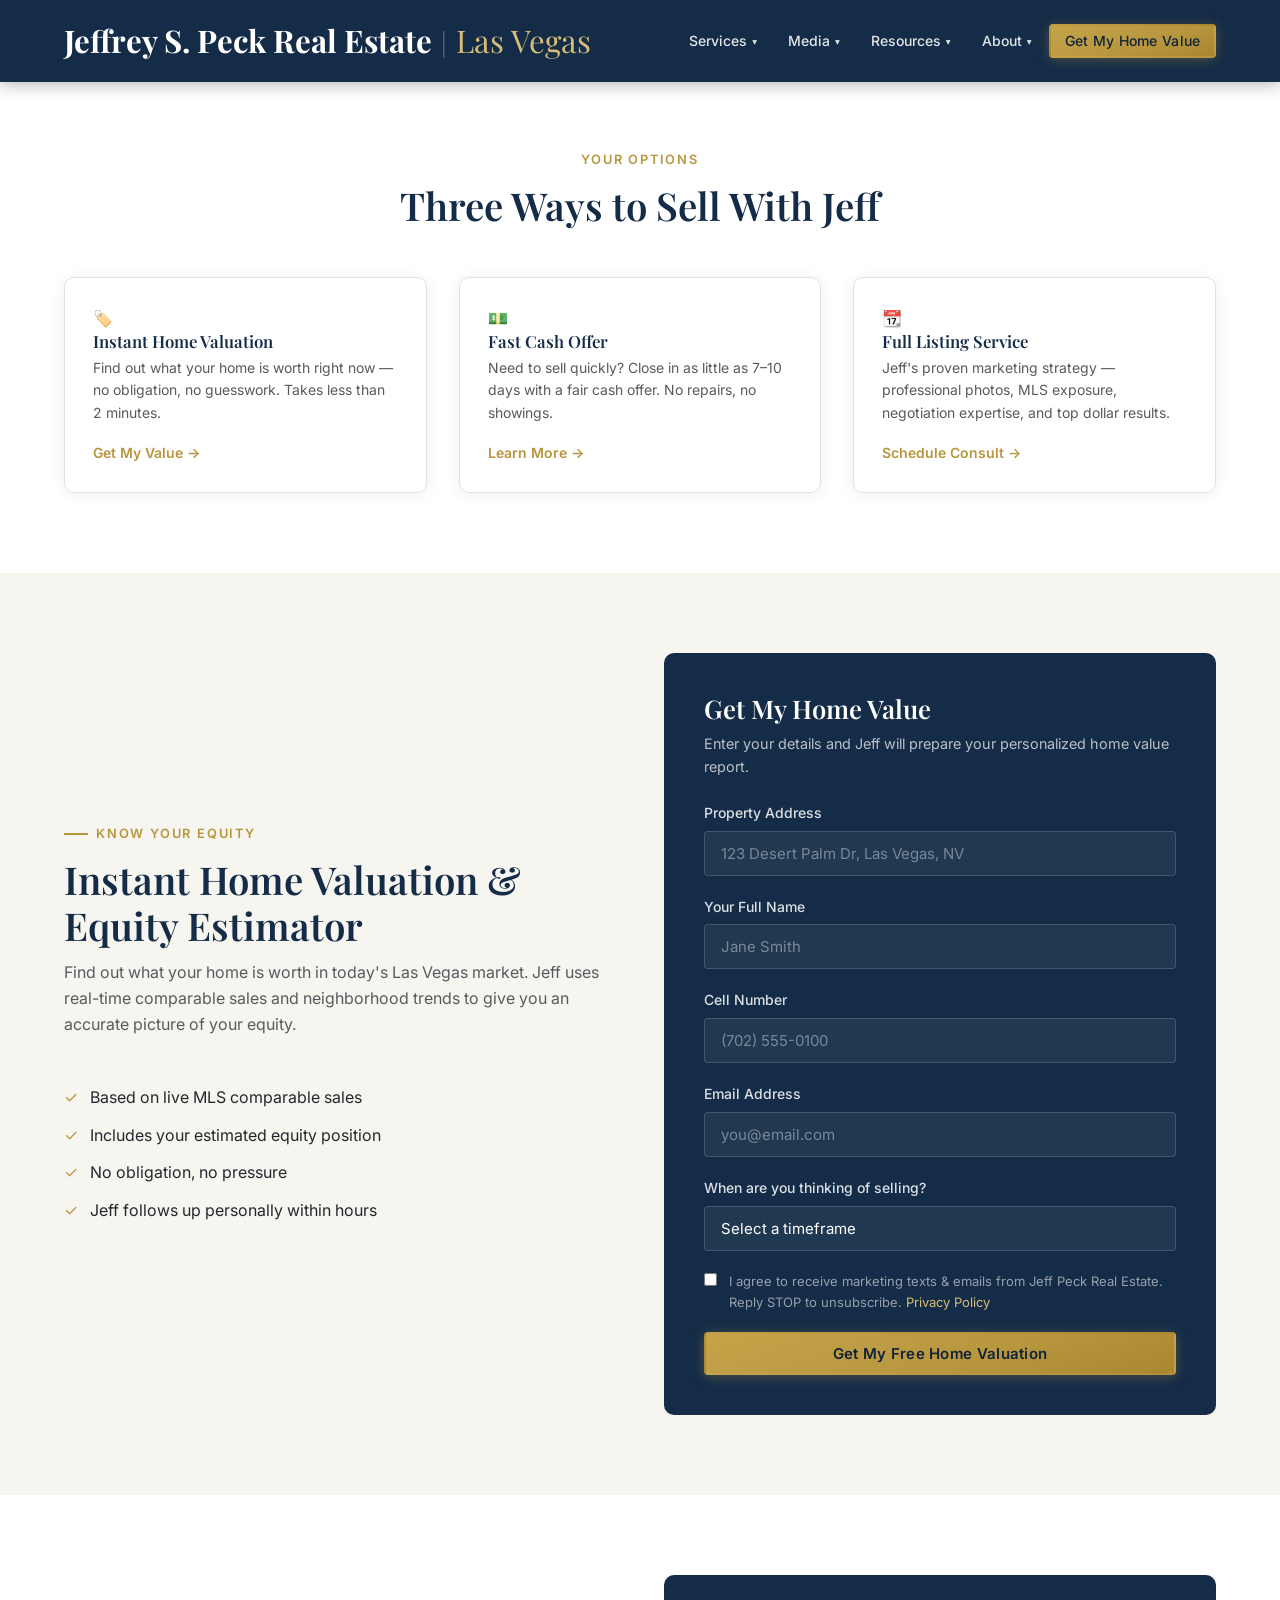
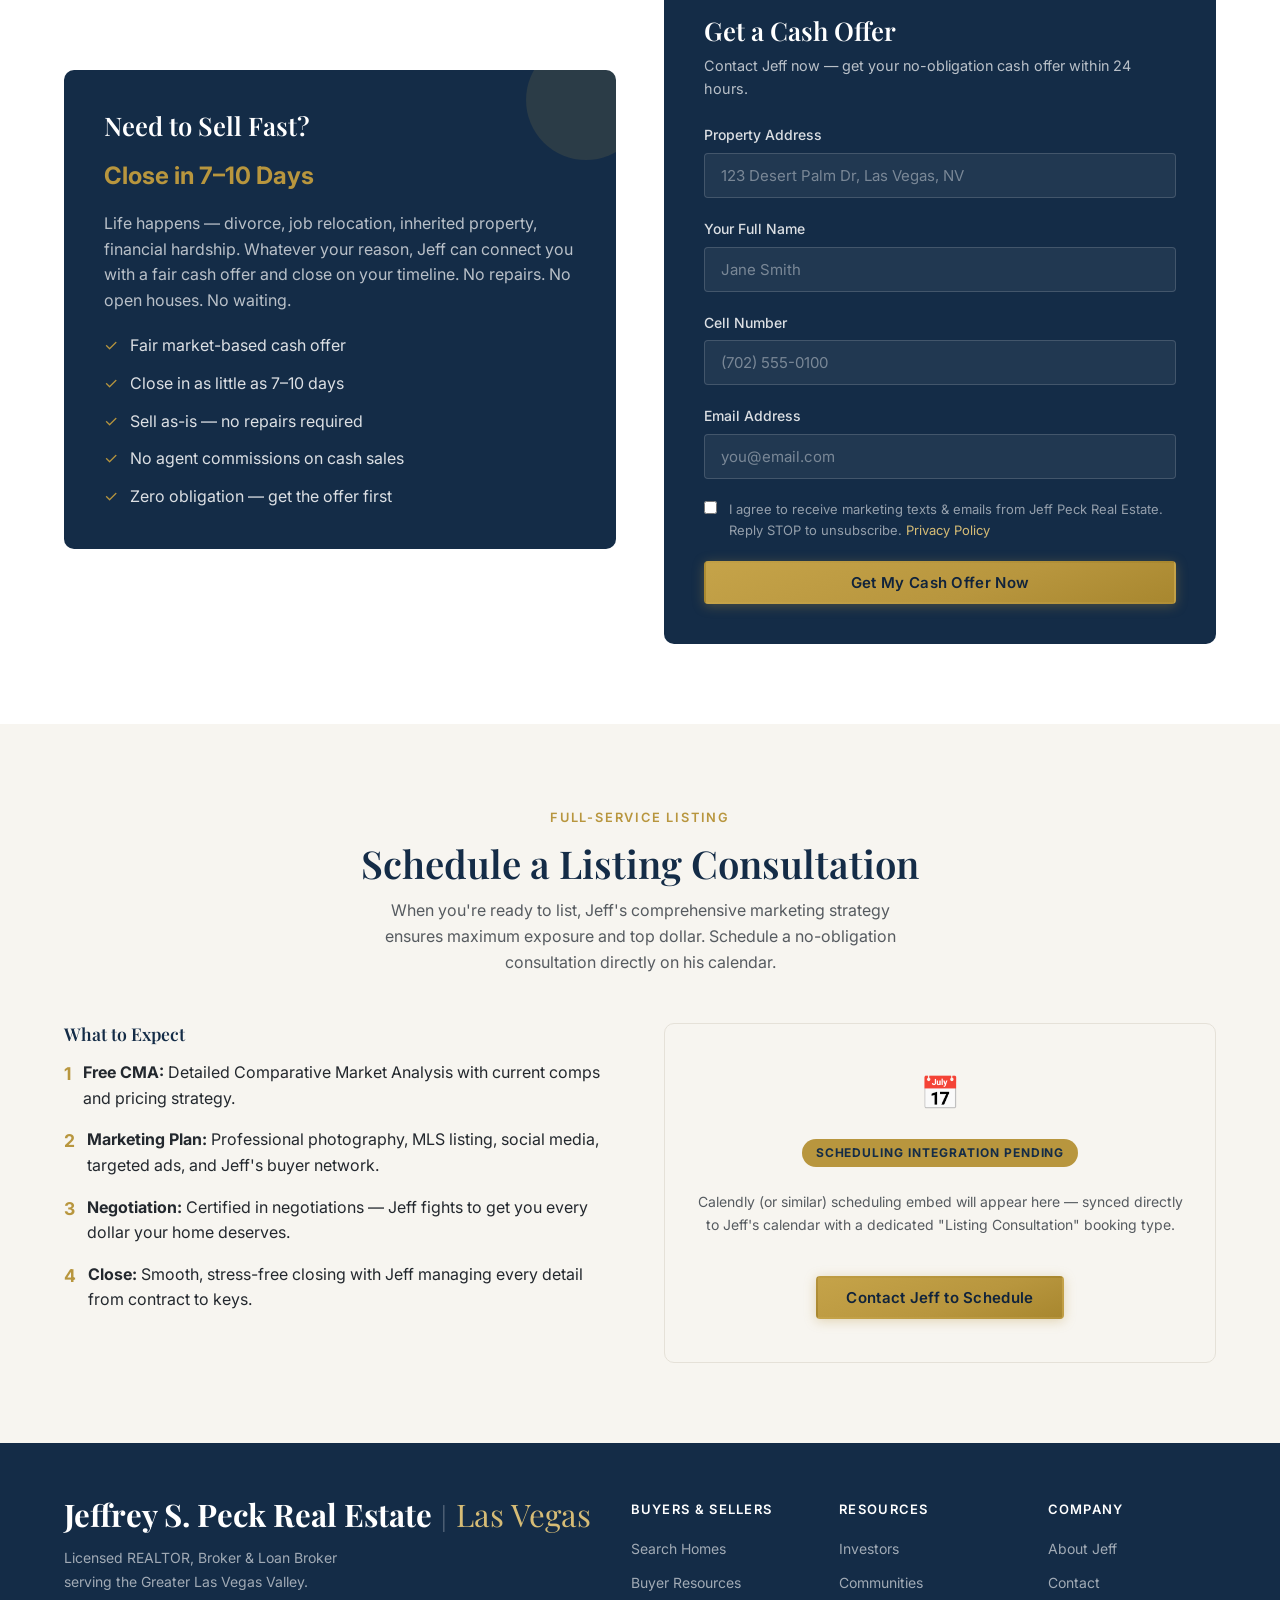
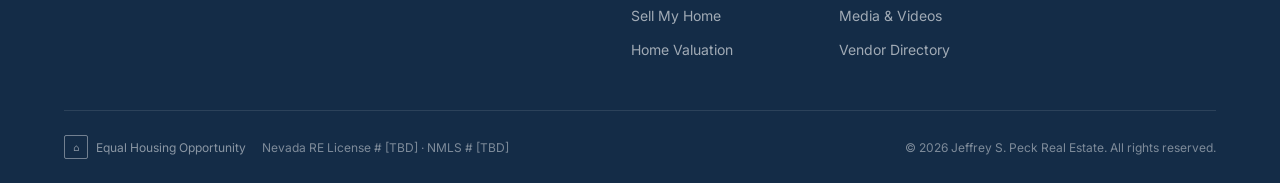
<file: site/sellers.html>
<!DOCTYPE html>
<html lang="en">
<head>
  <meta charset="UTF-8">
  <meta name="viewport" content="width=device-width, initial-scale=1.0">
  <title>Sellers | Jeff Peck Real Estate Las Vegas</title>
  <meta name="description" content="Sell your Las Vegas home with Jeff Peck. Get an instant home valuation, cash offer in 7–10 days, or schedule a full listing consultation.">
  <link rel="icon" href="favicon.svg" type="image/svg+xml">
  <link rel="preconnect" href="https://fonts.googleapis.com">
  <link href="https://fonts.googleapis.com/css2?family=Playfair+Display:wght@400;600;700&family=Inter:wght@300;400;500;600&display=swap" rel="stylesheet">
  <link rel="stylesheet" href="css/styles.css?v=8">
</head>
<body class="no-hero">

<header class="site-header" role="banner">
  <div class="container nav-inner">
    <a href="index.html" class="nav-logo"><span class="nav-logo-name">Jeffrey S. Peck Real Estate</span><span class="nav-logo-pipe" aria-hidden="true">|</span><span class="nav-logo-city">Las Vegas</span></a>
            <nav class="nav-links" aria-label="Main navigation">
      <div class="nav-item">
        <a href="property-search.html" class="nav-has-dropdown">Services <span class="nav-chevron" aria-hidden="true">▾</span></a>
        <div class="nav-dropdown">
          <a href="property-search.html">Search Homes</a>
          <a href="buyers.html">Buyers Guide</a>
          <a href="sellers.html">Sellers Guide</a>
          <a href="investors.html">Investors Guide</a>
          <a href="mortgage-broker.html">Mortgage Broker</a>
          <a href="sellers.html#valuation">Instant Home Valuation</a>
          <a href="sellers.html#cash">Sell for Cash (7–10 Days)</a>
        </div>
      </div>
      <div class="nav-item">
        <a href="media.html" class="nav-has-dropdown">Media <span class="nav-chevron" aria-hidden="true">▾</span></a>
        <div class="nav-dropdown">
          <a href="media.html#webinars">Upcoming Webinars</a>
          <a href="media.html#shorts">60-Second Videos</a>
          <a href="media.html#past-webinars">Past Webinars</a>
          <a href="media.html#tours">Neighborhood Tours</a>
        </div>
      </div>
      <div class="nav-item">
        <a href="communities.html" class="nav-has-dropdown">Resources <span class="nav-chevron" aria-hidden="true">▾</span></a>
        <div class="nav-dropdown">
          <a href="communities.html">Communities &amp; Neighborhoods</a>
          <a href="communities.html#schools">School Ratings</a>
          <a href="communities.html#safety">Safety Data</a>
          <a href="vendors.html">Vendor Directory</a>
        </div>
      </div>
      <div class="nav-item">
        <a href="about.html" class="nav-has-dropdown">About <span class="nav-chevron" aria-hidden="true">▾</span></a>
        <div class="nav-dropdown">
          <a href="about.html">About Jeff</a>
          <a href="about.html#reviews">Reviews</a>
          <a href="contact.html">Contact</a>
        </div>
      </div>
      <a href="sellers.html#valuation" class="btn btn-primary btn-sm">Get My Home Value</a>
    </nav>
    <button class="nav-toggle" id="navToggle" aria-label="Open navigation menu" aria-expanded="false" aria-controls="navMobile"><span></span><span></span><span></span></button>
  </div>
</header>
<nav class="nav-mobile" id="navMobile" aria-label="Mobile navigation">
  <a href="property-search.html">🔍 Services</a>
  <a href="property-search.html" class="nav-mobile-sub">Search Homes</a>
  <a href="buyers.html" class="nav-mobile-sub">Buyers Guide</a>
  <a href="sellers.html" class="nav-mobile-sub">Sellers Guide</a>
  <a href="investors.html" class="nav-mobile-sub">Investors Guide</a>
  <a href="mortgage-broker.html" class="nav-mobile-sub">Mortgage Broker</a>
  <a href="sellers.html#valuation" class="nav-mobile-sub">Instant Home Valuation</a>
  <a href="sellers.html#cash" class="nav-mobile-sub">Sell for Cash</a>
  <a href="media.html">▶️ Media</a>
  <a href="media.html#webinars" class="nav-mobile-sub">Upcoming Webinars</a>
  <a href="media.html#shorts" class="nav-mobile-sub">60-Second Videos</a>
  <a href="media.html#past-webinars" class="nav-mobile-sub">Past Webinars</a>
  <a href="media.html#tours" class="nav-mobile-sub">Neighborhood Tours</a>
  <a href="communities.html">📚 Resources</a>
  <a href="communities.html" class="nav-mobile-sub">Communities &amp; Neighborhoods</a>
  <a href="communities.html#schools" class="nav-mobile-sub">School Ratings</a>
  <a href="vendors.html" class="nav-mobile-sub">Vendor Directory</a>
  <a href="about.html">👤 About</a>
  <a href="about.html#reviews" class="nav-mobile-sub">Reviews</a>
  <a href="contact.html" class="nav-mobile-sub">Contact</a>
  <a href="sellers.html#valuation" class="btn btn-primary">Get My Home Value</a>
</nav>
  </div>
</div>

<!-- Selling options overview -->
<section class="page-start section" aria-labelledby="options-heading">
  <div class="container">
    <div class="section-heading section-heading--center">
      <p class="eyebrow">Your Options</p>
      <h2 id="options-heading">Three Ways to Sell With Jeff</h2>
    </div>
    <div class="grid-3">
      <a href="#valuation" class="tile">
        <div class="tile-icon">🏷️</div>
        <h3>Instant Home Valuation</h3>
        <p>Find out what your home is worth right now — no obligation, no guesswork. Takes less than 2 minutes.</p>
        <span class="tile-arrow">Get My Value →</span>
      </a>
      <a href="#cash" class="tile">
        <div class="tile-icon">💵</div>
        <h3>Fast Cash Offer</h3>
        <p>Need to sell quickly? Close in as little as 7–10 days with a fair cash offer. No repairs, no showings.</p>
        <span class="tile-arrow">Learn More →</span>
      </a>
      <a href="#consult" class="tile">
        <div class="tile-icon">📆</div>
        <h3>Full Listing Service</h3>
        <p>Jeff's proven marketing strategy — professional photos, MLS exposure, negotiation expertise, and top dollar results.</p>
        <span class="tile-arrow">Schedule Consult →</span>
      </a>
    </div>
  </div>
</section>

<!-- Home Valuation -->
<section class="section--cream section" id="valuation" aria-labelledby="val-heading">
  <div class="container">
    <div style="display:grid; grid-template-columns:1fr 1fr; gap:3rem; align-items:center;">
      <div>
        <div class="section-heading">
          <p class="eyebrow">Know Your Equity</p>
          <h2 id="val-heading">Instant Home Valuation &amp; Equity Estimator</h2>
          <p>Find out what your home is worth in today's Las Vegas market. Jeff uses real-time comparable sales and neighborhood trends to give you an accurate picture of your equity.</p>
        </div>
        <ul style="display:flex; flex-direction:column; gap:.75rem; margin-bottom:1.75rem;">
          <li style="display:flex; gap:.75rem;"><span style="color:var(--gold);">✓</span> Based on live MLS comparable sales</li>
          <li style="display:flex; gap:.75rem;"><span style="color:var(--gold);">✓</span> Includes your estimated equity position</li>
          <li style="display:flex; gap:.75rem;"><span style="color:var(--gold);">✓</span> No obligation, no pressure</li>
          <li style="display:flex; gap:.75rem;"><span style="color:var(--gold);">✓</span> Jeff follows up personally within hours</li>
        </ul>
      </div>
      <form class="lead-form" aria-label="Home valuation request form" action="#" method="post">
        <h3>Get My Home Value</h3>
        <p>Enter your details and Jeff will prepare your personalized home value report.</p>
        <div class="form-group">
          <label class="form-label" for="val-address">Property Address</label>
          <input class="form-control" type="text" id="val-address" name="address" placeholder="123 Desert Palm Dr, Las Vegas, NV" required>
        </div>
        <div class="form-group">
          <label class="form-label" for="val-name">Your Full Name</label>
          <input class="form-control" type="text" id="val-name" name="name" placeholder="Jane Smith" required autocomplete="name">
        </div>
        <div class="form-group">
          <label class="form-label" for="val-phone">Cell Number</label>
          <input class="form-control" type="tel" id="val-phone" name="phone" placeholder="(702) 555-0100" required autocomplete="tel">
        </div>
        <div class="form-group">
          <label class="form-label" for="val-email">Email Address</label>
          <input class="form-control" type="email" id="val-email" name="email" placeholder="you@email.com" required autocomplete="email">
        </div>
        <div class="form-group">
          <label class="form-label" for="val-timeline">When are you thinking of selling?</label>
          <select class="form-control" id="val-timeline" name="timeline">
            <option value="">Select a timeframe</option>
            <option>Right away (ASAP)</option>
            <option>Within 3 months</option>
            <option>3–6 months</option>
            <option>6–12 months</option>
            <option>Just exploring my options</option>
          </select>
        </div>
        <div class="form-consent">
          <input type="checkbox" id="val-consent" name="consent_sms">
          <label for="val-consent">I agree to receive marketing texts &amp; emails from Jeff Peck Real Estate. Reply STOP to unsubscribe. <a href="contact.html#privacy" style="color:var(--gold-light);">Privacy Policy</a></label>
        </div>
        <button type="submit" class="btn btn-primary btn-block">Get My Free Home Valuation</button>
      </form>
    </div>
  </div>
</section>

<!-- Cash Offer -->
<section class="section" id="cash" aria-labelledby="cash-heading">
  <div class="container">
    <div style="display:grid; grid-template-columns:1fr 1fr; gap:3rem; align-items:center;">
      <div class="cash-offer-block">
        <h3 id="cash-heading">Need to Sell Fast?</h3>
        <p style="font-size:1.5rem; font-weight:700; color:var(--gold); margin:1rem 0;">Close in 7–10 Days</p>
        <p>Life happens — divorce, job relocation, inherited property, financial hardship. Whatever your reason, Jeff can connect you with a fair cash offer and close on your timeline. No repairs. No open houses. No waiting.</p>
        <ul style="margin-top:1.25rem; display:flex; flex-direction:column; gap:.75rem;">
          <li style="display:flex; gap:.75rem; color:rgba(255,255,255,.85);"><span style="color:var(--gold);">✓</span> Fair market-based cash offer</li>
          <li style="display:flex; gap:.75rem; color:rgba(255,255,255,.85);"><span style="color:var(--gold);">✓</span> Close in as little as 7–10 days</li>
          <li style="display:flex; gap:.75rem; color:rgba(255,255,255,.85);"><span style="color:var(--gold);">✓</span> Sell as-is — no repairs required</li>
          <li style="display:flex; gap:.75rem; color:rgba(255,255,255,.85);"><span style="color:var(--gold);">✓</span> No agent commissions on cash sales</li>
          <li style="display:flex; gap:.75rem; color:rgba(255,255,255,.85);"><span style="color:var(--gold);">✓</span> Zero obligation — get the offer first</li>
        </ul>
      </div>
      <form class="lead-form" aria-label="Cash offer request form" action="#" method="post">
        <h3>Get a Cash Offer</h3>
        <p>Contact Jeff now — get your no-obligation cash offer within 24 hours.</p>
        <div class="form-group">
          <label class="form-label" for="cash-address">Property Address</label>
          <input class="form-control" type="text" id="cash-address" name="address" placeholder="123 Desert Palm Dr, Las Vegas, NV" required>
        </div>
        <div class="form-group">
          <label class="form-label" for="cash-name">Your Full Name</label>
          <input class="form-control" type="text" id="cash-name" name="name" placeholder="Jane Smith" required autocomplete="name">
        </div>
        <div class="form-group">
          <label class="form-label" for="cash-phone">Cell Number</label>
          <input class="form-control" type="tel" id="cash-phone" name="phone" placeholder="(702) 555-0100" required autocomplete="tel">
        </div>
        <div class="form-group">
          <label class="form-label" for="cash-email">Email Address</label>
          <input class="form-control" type="email" id="cash-email" name="email" placeholder="you@email.com" required autocomplete="email">
        </div>
        <div class="form-consent">
          <input type="checkbox" id="cash-consent" name="consent_sms">
          <label for="cash-consent">I agree to receive marketing texts &amp; emails from Jeff Peck Real Estate. Reply STOP to unsubscribe. <a href="contact.html#privacy" style="color:var(--gold-light);">Privacy Policy</a></label>
        </div>
        <button type="submit" class="btn btn-primary btn-block">Get My Cash Offer Now</button>
      </form>
    </div>
  </div>
</section>

<!-- Listing Consultation -->
<section class="section--cream section" id="consult" aria-labelledby="consult-heading">
  <div class="container">
    <div class="section-heading section-heading--center">
      <p class="eyebrow">Full-Service Listing</p>
      <h2 id="consult-heading">Schedule a Listing Consultation</h2>
      <p>When you're ready to list, Jeff's comprehensive marketing strategy ensures maximum exposure and top dollar. Schedule a no-obligation consultation directly on his calendar.</p>
    </div>
    <div style="display:grid; grid-template-columns:1fr 1fr; gap:3rem; align-items:start;">
      <div>
        <h4 style="margin-bottom:1rem;">What to Expect</h4>
        <ul style="display:flex; flex-direction:column; gap:1rem;">
          <li style="display:flex; gap:.75rem;"><span style="color:var(--gold); font-weight:700; font-size:1.1rem;">1</span><div><strong>Free CMA:</strong> Detailed Comparative Market Analysis with current comps and pricing strategy.</div></li>
          <li style="display:flex; gap:.75rem;"><span style="color:var(--gold); font-weight:700; font-size:1.1rem;">2</span><div><strong>Marketing Plan:</strong> Professional photography, MLS listing, social media, targeted ads, and Jeff's buyer network.</div></li>
          <li style="display:flex; gap:.75rem;"><span style="color:var(--gold); font-weight:700; font-size:1.1rem;">3</span><div><strong>Negotiation:</strong> Certified in negotiations — Jeff fights to get you every dollar your home deserves.</div></li>
          <li style="display:flex; gap:.75rem;"><span style="color:var(--gold); font-weight:700; font-size:1.1rem;">4</span><div><strong>Close:</strong> Smooth, stress-free closing with Jeff managing every detail from contract to keys.</div></li>
        </ul>
      </div>
      <div class="schedule-embed" aria-label="Scheduling calendar">
        <div style="font-size:2rem; margin-bottom:.5rem;">📅</div>
        <span class="coming-soon-badge">Scheduling Integration Pending</span>
        <p style="margin-top:.75rem; font-size:.875rem;">Calendly (or similar) scheduling embed will appear here — synced directly to Jeff's calendar with a dedicated "Listing Consultation" booking type.</p>
        <a href="contact.html" class="btn btn-primary" style="margin-top:.75rem;">Contact Jeff to Schedule</a>
      </div>
    </div>
  </div>
</section>

<footer class="site-footer" role="contentinfo">
  <div class="container">
    <div class="footer-grid">
      <div class="footer-brand">
        <a href="index.html" class="nav-logo"><span class="nav-logo-name">Jeffrey S. Peck Real Estate</span><span class="nav-logo-pipe" aria-hidden="true">|</span><span class="nav-logo-city">Las Vegas</span></a>
        <p>Licensed REALTOR, Broker &amp; Loan Broker serving the Greater Las Vegas Valley.</p>
      </div>
      <div class="footer-col"><h5>Buyers &amp; Sellers</h5><ul>
        <li><a href="property-search.html">Search Homes</a></li>
        <li><a href="buyers.html">Buyer Resources</a></li>
        <li><a href="sellers.html">Sell My Home</a></li>
        <li><a href="sellers.html#valuation">Home Valuation</a></li>
      </ul></div>
      <div class="footer-col"><h5>Resources</h5><ul>
        <li><a href="investors.html">Investors</a></li>
        <li><a href="communities.html">Communities</a></li>
        <li><a href="media.html">Media &amp; Videos</a></li>
        <li><a href="vendors.html">Vendor Directory</a></li>
      </ul></div>
      <div class="footer-col"><h5>Company</h5><ul>
        <li><a href="about.html">About Jeff</a></li>
        <li><a href="contact.html">Contact</a></li>
      </ul></div>
    </div>
    <div class="footer-bottom">
      <div class="footer-legal">
        <div class="eho-mark" role="img" aria-label="Equal Housing Opportunity"><div class="eho-box" aria-hidden="true">⌂</div>Equal Housing Opportunity</div>
        <span class="footer-license">Nevada RE License # [TBD] · NMLS # [TBD]</span>
      </div>
      <p>© 2026 Jeffrey S. Peck Real Estate. All rights reserved.</p>
    </div>
  </div>
</footer>

<div class="sticky-cta" aria-label="Quick actions">
  <a href="#cash" class="btn btn-outline-light">💵 Cash Offer</a>
  <a href="#valuation" class="btn btn-primary">Get My Value</a>
</div>
<script src="js/main.js?v=2"></script>
</body>
</html>
</file>
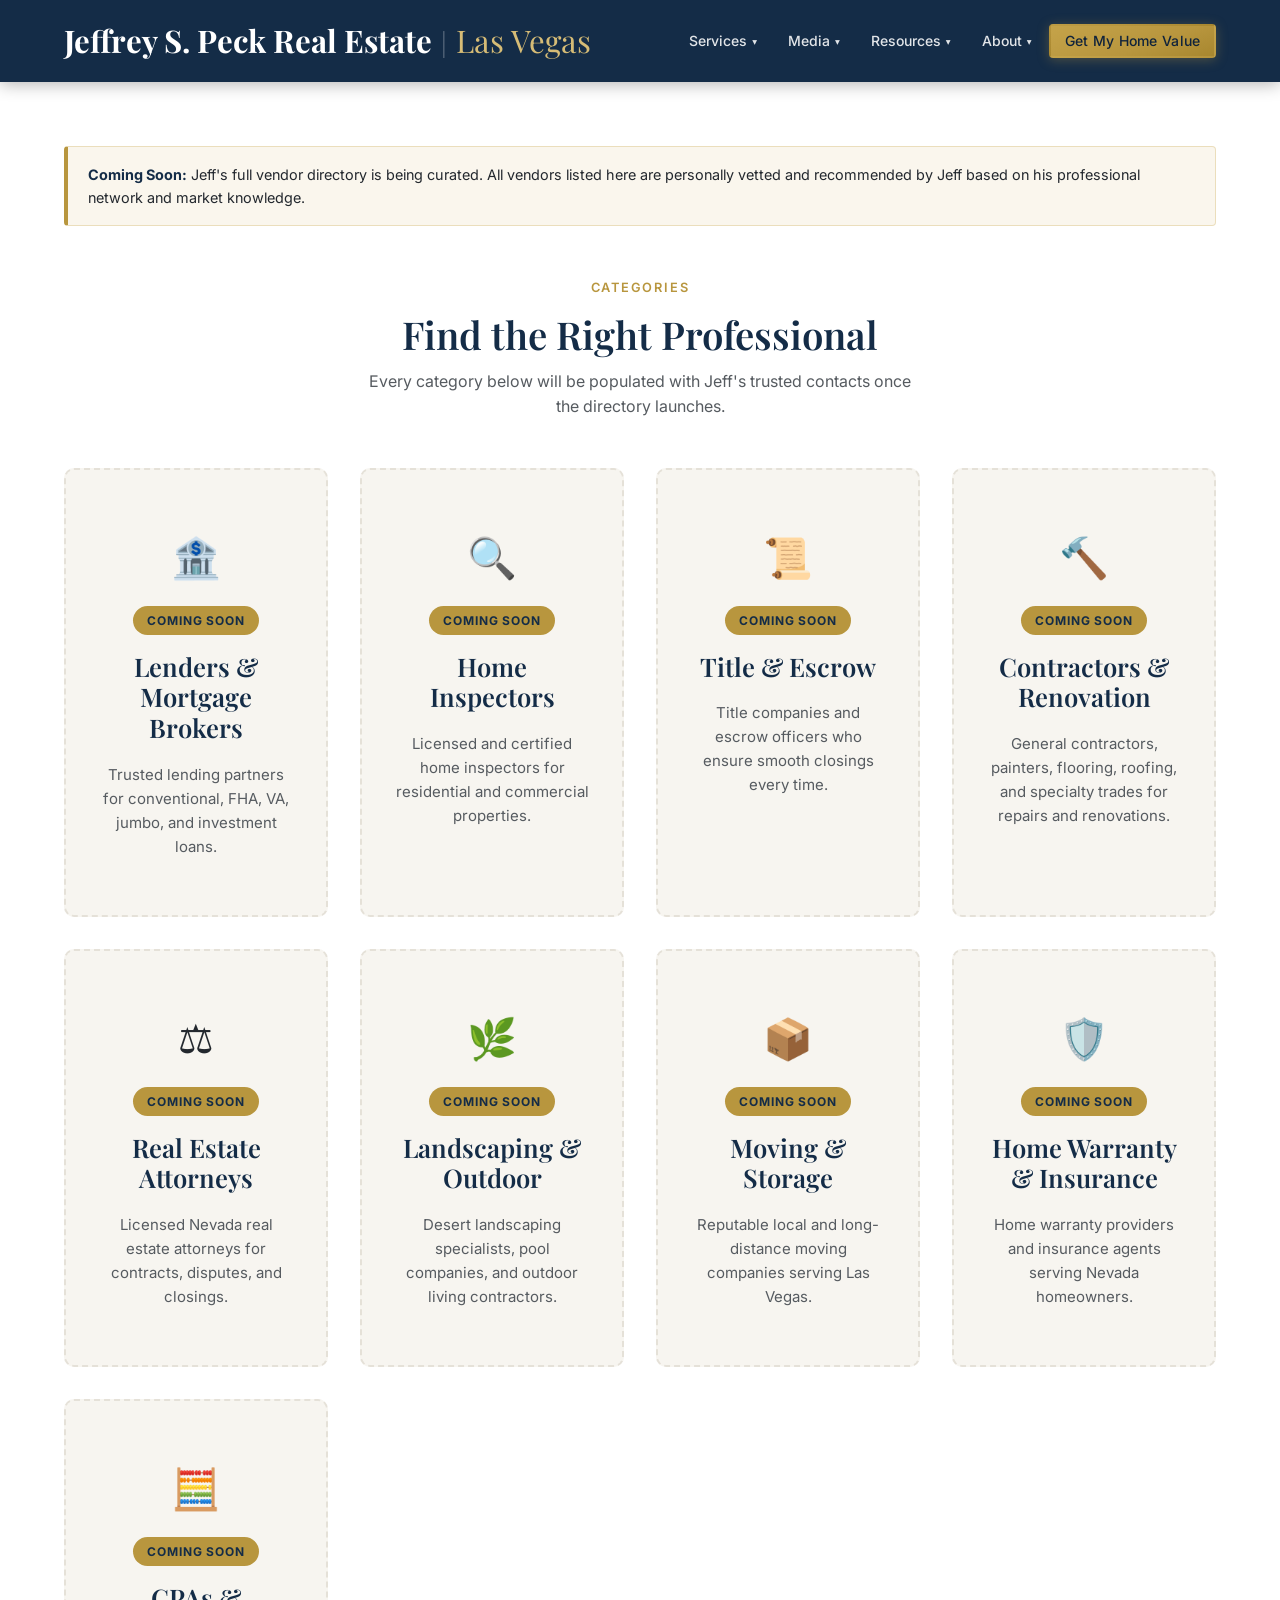
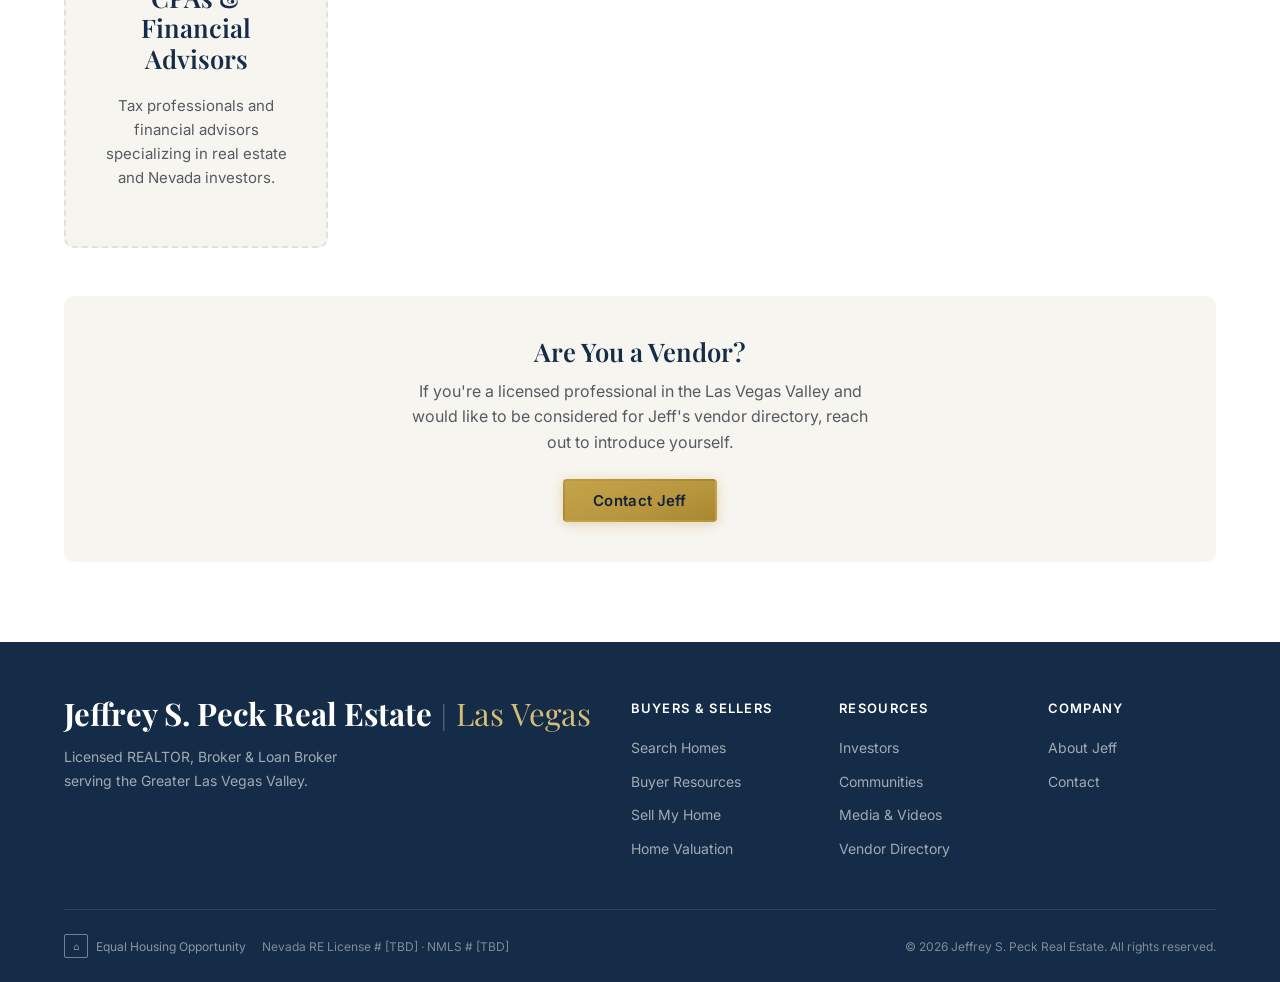
<file: site/vendors.html>
<!DOCTYPE html>
<html lang="en">
<head>
  <meta charset="UTF-8">
  <meta name="viewport" content="width=device-width, initial-scale=1.0">
  <title>Vendor Directory | Jeff Peck Real Estate Las Vegas</title>
  <meta name="description" content="Jeff Peck's curated Las Vegas real estate vendor directory — trusted contractors, lenders, inspectors, title companies, and more.">
  <link rel="icon" href="favicon.svg" type="image/svg+xml">
  <link rel="preconnect" href="https://fonts.googleapis.com">
  <link href="https://fonts.googleapis.com/css2?family=Playfair+Display:wght@400;600;700&family=Inter:wght@300;400;500;600&display=swap" rel="stylesheet">
  <link rel="stylesheet" href="css/styles.css?v=8">
</head>
<body class="no-hero">

<header class="site-header" role="banner">
  <div class="container nav-inner">
    <a href="index.html" class="nav-logo"><span class="nav-logo-name">Jeffrey S. Peck Real Estate</span><span class="nav-logo-pipe" aria-hidden="true">|</span><span class="nav-logo-city">Las Vegas</span></a>
            <nav class="nav-links" aria-label="Main navigation">
      <div class="nav-item">
        <a href="property-search.html" class="nav-has-dropdown">Services <span class="nav-chevron" aria-hidden="true">▾</span></a>
        <div class="nav-dropdown">
          <a href="property-search.html">Search Homes</a>
          <a href="buyers.html">Buyers Guide</a>
          <a href="sellers.html">Sellers Guide</a>
          <a href="investors.html">Investors Guide</a>
          <a href="mortgage-broker.html">Mortgage Broker</a>
          <a href="sellers.html#valuation">Instant Home Valuation</a>
          <a href="sellers.html#cash">Sell for Cash (7–10 Days)</a>
        </div>
      </div>
      <div class="nav-item">
        <a href="media.html" class="nav-has-dropdown">Media <span class="nav-chevron" aria-hidden="true">▾</span></a>
        <div class="nav-dropdown">
          <a href="media.html#webinars">Upcoming Webinars</a>
          <a href="media.html#shorts">60-Second Videos</a>
          <a href="media.html#past-webinars">Past Webinars</a>
          <a href="media.html#tours">Neighborhood Tours</a>
        </div>
      </div>
      <div class="nav-item">
        <a href="communities.html" class="nav-has-dropdown">Resources <span class="nav-chevron" aria-hidden="true">▾</span></a>
        <div class="nav-dropdown">
          <a href="communities.html">Communities &amp; Neighborhoods</a>
          <a href="communities.html#schools">School Ratings</a>
          <a href="communities.html#safety">Safety Data</a>
          <a href="vendors.html">Vendor Directory</a>
        </div>
      </div>
      <div class="nav-item">
        <a href="about.html" class="nav-has-dropdown">About <span class="nav-chevron" aria-hidden="true">▾</span></a>
        <div class="nav-dropdown">
          <a href="about.html">About Jeff</a>
          <a href="about.html#reviews">Reviews</a>
          <a href="contact.html">Contact</a>
        </div>
      </div>
      <a href="sellers.html#valuation" class="btn btn-primary btn-sm">Get My Home Value</a>
    </nav>
    <button class="nav-toggle" id="navToggle" aria-label="Open navigation menu" aria-expanded="false" aria-controls="navMobile"><span></span><span></span><span></span></button>
  </div>
</header>
<nav class="nav-mobile" id="navMobile" aria-label="Mobile navigation">
  <a href="property-search.html">🔍 Services</a>
  <a href="property-search.html" class="nav-mobile-sub">Search Homes</a>
  <a href="buyers.html" class="nav-mobile-sub">Buyers Guide</a>
  <a href="sellers.html" class="nav-mobile-sub">Sellers Guide</a>
  <a href="investors.html" class="nav-mobile-sub">Investors Guide</a>
  <a href="mortgage-broker.html" class="nav-mobile-sub">Mortgage Broker</a>
  <a href="sellers.html#valuation" class="nav-mobile-sub">Instant Home Valuation</a>
  <a href="sellers.html#cash" class="nav-mobile-sub">Sell for Cash</a>
  <a href="media.html">▶️ Media</a>
  <a href="media.html#webinars" class="nav-mobile-sub">Upcoming Webinars</a>
  <a href="media.html#shorts" class="nav-mobile-sub">60-Second Videos</a>
  <a href="media.html#past-webinars" class="nav-mobile-sub">Past Webinars</a>
  <a href="media.html#tours" class="nav-mobile-sub">Neighborhood Tours</a>
  <a href="communities.html">📚 Resources</a>
  <a href="communities.html" class="nav-mobile-sub">Communities &amp; Neighborhoods</a>
  <a href="communities.html#schools" class="nav-mobile-sub">School Ratings</a>
  <a href="vendors.html" class="nav-mobile-sub">Vendor Directory</a>
  <a href="about.html">👤 About</a>
  <a href="about.html#reviews" class="nav-mobile-sub">Reviews</a>
  <a href="contact.html" class="nav-mobile-sub">Contact</a>
  <a href="sellers.html#valuation" class="btn btn-primary">Get My Home Value</a>
</nav>

<section class="page-start section" aria-labelledby="vendor-heading">
  <div class="container">

    <div class="banner" style="margin-bottom:3rem;">
      <strong>Coming Soon:</strong> Jeff's full vendor directory is being curated. All vendors listed here are personally vetted and recommended by Jeff based on his professional network and market knowledge.
    </div>

    <div class="section-heading section-heading--center">
      <p class="eyebrow">Categories</p>
      <h2 id="vendor-heading">Find the Right Professional</h2>
      <p>Every category below will be populated with Jeff's trusted contacts once the directory launches.</p>
    </div>

    <div class="grid-3">
      <div class="coming-soon">
        <div class="coming-soon-icon">🏦</div>
        <span class="coming-soon-badge">Coming Soon</span>
        <h3>Lenders &amp; Mortgage Brokers</h3>
        <p>Trusted lending partners for conventional, FHA, VA, jumbo, and investment loans.</p>
      </div>
      <div class="coming-soon">
        <div class="coming-soon-icon">🔍</div>
        <span class="coming-soon-badge">Coming Soon</span>
        <h3>Home Inspectors</h3>
        <p>Licensed and certified home inspectors for residential and commercial properties.</p>
      </div>
      <div class="coming-soon">
        <div class="coming-soon-icon">📜</div>
        <span class="coming-soon-badge">Coming Soon</span>
        <h3>Title &amp; Escrow</h3>
        <p>Title companies and escrow officers who ensure smooth closings every time.</p>
      </div>
      <div class="coming-soon">
        <div class="coming-soon-icon">🔨</div>
        <span class="coming-soon-badge">Coming Soon</span>
        <h3>Contractors &amp; Renovation</h3>
        <p>General contractors, painters, flooring, roofing, and specialty trades for repairs and renovations.</p>
      </div>
      <div class="coming-soon">
        <div class="coming-soon-icon">⚖️</div>
        <span class="coming-soon-badge">Coming Soon</span>
        <h3>Real Estate Attorneys</h3>
        <p>Licensed Nevada real estate attorneys for contracts, disputes, and closings.</p>
      </div>
      <div class="coming-soon">
        <div class="coming-soon-icon">🌿</div>
        <span class="coming-soon-badge">Coming Soon</span>
        <h3>Landscaping &amp; Outdoor</h3>
        <p>Desert landscaping specialists, pool companies, and outdoor living contractors.</p>
      </div>
      <div class="coming-soon">
        <div class="coming-soon-icon">📦</div>
        <span class="coming-soon-badge">Coming Soon</span>
        <h3>Moving &amp; Storage</h3>
        <p>Reputable local and long-distance moving companies serving Las Vegas.</p>
      </div>
      <div class="coming-soon">
        <div class="coming-soon-icon">🛡️</div>
        <span class="coming-soon-badge">Coming Soon</span>
        <h3>Home Warranty &amp; Insurance</h3>
        <p>Home warranty providers and insurance agents serving Nevada homeowners.</p>
      </div>
      <div class="coming-soon">
        <div class="coming-soon-icon">🧮</div>
        <span class="coming-soon-badge">Coming Soon</span>
        <h3>CPAs &amp; Financial Advisors</h3>
        <p>Tax professionals and financial advisors specializing in real estate and Nevada investors.</p>
      </div>
    </div>

    <div style="text-align:center; margin-top:3rem; padding:2.5rem; background:var(--cream); border-radius:var(--radius-lg);">
      <h3 style="margin-bottom:.75rem;">Are You a Vendor?</h3>
      <p style="color:var(--text-light); max-width:480px; margin:0 auto 1.5rem;">If you're a licensed professional in the Las Vegas Valley and would like to be considered for Jeff's vendor directory, reach out to introduce yourself.</p>
      <a href="contact.html" class="btn btn-primary">Contact Jeff</a>
    </div>
  </div>
</section>

<footer class="site-footer" role="contentinfo">
  <div class="container">
    <div class="footer-grid">
      <div class="footer-brand">
        <a href="index.html" class="nav-logo"><span class="nav-logo-name">Jeffrey S. Peck Real Estate</span><span class="nav-logo-pipe" aria-hidden="true">|</span><span class="nav-logo-city">Las Vegas</span></a>
        <p>Licensed REALTOR, Broker &amp; Loan Broker serving the Greater Las Vegas Valley.</p>
      </div>
      <div class="footer-col"><h5>Buyers &amp; Sellers</h5><ul>
        <li><a href="property-search.html">Search Homes</a></li>
        <li><a href="buyers.html">Buyer Resources</a></li>
        <li><a href="sellers.html">Sell My Home</a></li>
        <li><a href="sellers.html#valuation">Home Valuation</a></li>
      </ul></div>
      <div class="footer-col"><h5>Resources</h5><ul>
        <li><a href="investors.html">Investors</a></li>
        <li><a href="communities.html">Communities</a></li>
        <li><a href="media.html">Media &amp; Videos</a></li>
        <li><a href="vendors.html">Vendor Directory</a></li>
      </ul></div>
      <div class="footer-col"><h5>Company</h5><ul>
        <li><a href="about.html">About Jeff</a></li>
        <li><a href="contact.html">Contact</a></li>
      </ul></div>
    </div>
    <div class="footer-bottom">
      <div class="footer-legal">
        <div class="eho-mark" role="img" aria-label="Equal Housing Opportunity"><div class="eho-box" aria-hidden="true">⌂</div>Equal Housing Opportunity</div>
        <span class="footer-license">Nevada RE License # [TBD] · NMLS # [TBD]</span>
      </div>
      <p>© 2026 Jeffrey S. Peck Real Estate. All rights reserved.</p>
    </div>
  </div>
</footer>

<div class="sticky-cta" aria-label="Quick actions">
  <a href="tel:+17025550100" class="btn btn-outline-light">📞 Call Jeff</a>
  <a href="contact.html" class="btn btn-primary">Contact Jeff</a>
</div>
<script src="js/main.js?v=2"></script>
</body>
</html>
</file>
<file: site/css/styles.css>
/* ============================================================
   JSPECKREALESTATE.COM — Main Stylesheet
   Stack: Static HTML/CSS/JS · Netlify + GitHub
   ============================================================ */

/* ----------------------------------------------------------
   1. Variables & Reset
   ---------------------------------------------------------- */
:root {
  /* Luxury palette — deep navy + champagne gold + warm neutrals.
     --blue* aliases kept for legacy refs but remapped to the gold accent
     so every component pulls from one coherent system. */
  --blue:        #b8963e;
  --blue-dark:   #9a7c2e;
  --blue-light:  #d6bc76;
  --navy:        #142c47;   /* footer / dark sections */
  --navy-mid:    #0e2035;   /* footer bottom strip */
  --navy-light:  #23446b;   /* hover states */
  --blue-overlay: rgba(14, 32, 53, 0.78); /* dark section wash */
  --blue-tint:   #f8f5ee;   /* card / testimonial backgrounds — warm ivory */

  /* Champagne gold accent */
  --gold:        #b8963e;
  --gold-light:  #d6bc76;

  /* Neutrals — warm, not blue-tinged */
  --cream:       #f7f5f0;   /* warm ivory page bg */
  --white:       #ffffff;
  --gray-100:    #f2f0eb;
  --gray-200:    #e5e1d8;
  --gray-400:    #9a958a;
  --gray-600:    #6b6659;
  --gray-800:    #23282e;
  --text:        #23282e;
  --text-light:  #565b60;

  --font-serif: 'Playfair Display', Georgia, serif;
  --font-sans:  'Inter', system-ui, sans-serif;

  --radius:     4px;
  --radius-lg:  10px;
  --shadow:     0 2px 16px rgba(20,30,45,.07);
  --shadow-lg:  0 16px 48px rgba(14,32,53,.16);

  --max-width:  1200px;
  --nav-h:      82px;
}

*, *::before, *::after { box-sizing: border-box; margin: 0; padding: 0; }

html { scroll-behavior: smooth; -webkit-text-size-adjust: 100%; }

body {
  font-family: var(--font-sans);
  font-size: 1rem;
  line-height: 1.6;
  color: var(--text);
  background: var(--white);
}

img { display: block; max-width: 100%; height: auto; }
a  { color: inherit; text-decoration: none; }
ul { list-style: none; }

/* ----------------------------------------------------------
   2. Typography
   ---------------------------------------------------------- */
h1, h2, h3, h4 {
  font-family: var(--font-serif);
  line-height: 1.2;
  color: var(--navy);
}
h1 { font-size: clamp(2rem, 5vw, 3.5rem); font-weight: 700; }
h2 { font-size: clamp(1.6rem, 3.5vw, 2.4rem); font-weight: 600; }
h3 { font-size: clamp(1.2rem, 2.5vw, 1.6rem); font-weight: 600; }
h4 { font-size: 1.1rem; font-weight: 600; }

p { margin-bottom: 1rem; }
p:last-child { margin-bottom: 0; }

.serif { font-family: var(--font-serif); }
.gold  { color: var(--gold); }

/* ----------------------------------------------------------
   3. Utility Helpers
   ---------------------------------------------------------- */
.container {
  width: 100%;
  max-width: var(--max-width);
  margin: 0 auto;
  padding: 0 1.5rem;
}
.section { padding: 5rem 0; }
.section--sm { padding: 3rem 0; }
.section--lg { padding: 7rem 0; }
.section--dark { background: var(--navy); color: var(--white); }
.section--dark h2, .section--dark h3 { color: var(--white); }
.section--cream { background: var(--cream); }
.section--blue-tint { background: var(--blue-tint); }
.section--gold-border { border-top: 3px solid var(--gold); }

.text-center { text-align: center; }
.text-sm     { font-size: .875rem; }
.text-xs     { font-size: .75rem; }
.sr-only     { position: absolute; width:1px; height:1px; padding:0; margin:-1px; overflow:hidden; clip:rect(0,0,0,0); border:0; }

.grid-2 { display: grid; grid-template-columns: repeat(auto-fit, minmax(280px, 1fr)); gap: 2rem; }
.grid-3 { display: grid; grid-template-columns: repeat(auto-fit, minmax(240px, 1fr)); gap: 2rem; }
.grid-4 { display: grid; grid-template-columns: repeat(auto-fit, minmax(200px, 1fr)); gap: 1.5rem; }
.flex   { display: flex; }
.flex-center { display: flex; align-items: center; justify-content: center; }
.gap-1  { gap: .5rem; }
.gap-2  { gap: 1rem; }
.gap-3  { gap: 1.5rem; }

/* ----------------------------------------------------------
   4. Buttons
   ---------------------------------------------------------- */
.btn {
  display: inline-flex;
  align-items: center;
  justify-content: center;
  gap: .5rem;
  padding: .75rem 1.75rem;
  border-radius: var(--radius);
  font-family: var(--font-sans);
  font-size: .9375rem;
  font-weight: 600;
  cursor: pointer;
  border: 2px solid transparent;
  transition: all .2s ease;
  text-align: center;
  line-height: 1;
}
.btn:focus-visible { outline: 3px solid var(--gold); outline-offset: 2px; }

.btn-primary {
  background: linear-gradient(160deg, #c5a349 0%, var(--gold) 60%, #a8872f 100%);
  color: #10233b;
  border-color: transparent;
  letter-spacing: .02em;
  box-shadow: 0 2px 12px rgba(184,150,62,.35);
}
.btn-primary:hover {
  background: linear-gradient(160deg, #d0b05a 0%, #c2a04a 60%, #b3923c 100%);
  border-color: transparent;
  transform: translateY(-1px);
  box-shadow: 0 6px 20px rgba(184,150,62,.45);
}

.btn-outline-light {
  background: transparent;
  color: var(--white);
  border-color: var(--white);
}
.btn-outline-light:hover { background: var(--white); color: var(--navy); }

.btn-outline-gold {
  background: transparent;
  color: var(--blue);
  border-color: var(--blue);
}
.btn-outline-gold:hover { background: var(--blue); color: var(--white); }

.btn-outline-navy {
  background: transparent;
  color: var(--navy);
  border-color: var(--navy);
}
.btn-outline-navy:hover { background: var(--navy); color: var(--white); }

.btn-navy {
  background: var(--navy);
  color: var(--white);
  border-color: var(--navy);
}
.btn-navy:hover { background: var(--navy-mid); }

.btn-lg { padding: 1rem 2.25rem; font-size: 1.0625rem; }
.btn-sm { padding: .5rem 1.25rem; font-size: .8125rem; }
.btn-block { display: flex; width: 100%; }

/* ----------------------------------------------------------
   5. Header / Navigation
   ---------------------------------------------------------- */

/* First section on pages without a hero */
.site-header {
  position: fixed;
  top: 0;
  left: 0;
  right: 0;
  z-index: 1000;
  height: var(--nav-h);
  background: transparent;
  box-shadow: none;
  transition: background .35s ease, box-shadow .35s ease;
}
.site-header.scrolled,
.no-hero .site-header {
  background: var(--navy);
  box-shadow: 0 2px 16px rgba(0,0,0,.3);
}
/* At top of page over hero — keep white text but back it with a soft
   scrim that fades out, so the photo still reaches the top of the page.
   Only applies on pages WITH a hero (not .no-hero). */
body:not(.no-hero) .site-header.at-top {
  background: linear-gradient(to bottom,
    rgba(10, 20, 34, .78) 0%,
    rgba(10, 20, 34, .45) 55%,
    rgba(10, 20, 34, 0) 100%);
  box-shadow: none;
}
body:not(.no-hero) .site-header.at-top .nav-logo-name,
body:not(.no-hero) .site-header.at-top .nav-links a:not(.btn-primary) {
  text-shadow: 0 1px 8px rgba(8, 16, 28, .5);
}
.nav-inner {
  display: flex;
  align-items: center;
  justify-content: space-between;
  height: 100%;
}
.nav-logo {
  display: flex;
  align-items: baseline;
  gap: .55rem;
  text-decoration: none;
  white-space: nowrap;
}
.nav-logo-name {
  font-family: var(--font-serif);
  font-size: 1.95rem;
  font-weight: 700;
  color: var(--white);
  line-height: 1;
}
.nav-logo-pipe {
  font-family: var(--font-serif);
  font-size: 1.6rem;
  font-weight: 300;
  color: rgba(255,255,255,.35);
  line-height: 1;
}
.nav-logo-city {
  font-family: var(--font-serif);
  font-size: 1.95rem;
  font-weight: 400;
  color: var(--blue-light);
  line-height: 1;
}
/* keep old classes inert in case any stray HTML still references them */
.nav-logo-divider, .nav-logo-stack, .nav-logo-tag { display: none; }
.nav-links {
  display: flex;
  align-items: center;
  gap: .25rem;
}
.nav-links a {
  color: rgba(255,255,255,.88);
  font-size: .875rem;
  font-weight: 500;
  padding: .5rem .85rem;
  border-radius: var(--radius);
  transition: color .2s, background .2s;
  white-space: nowrap;
}
.nav-links a:hover,
.nav-links a.active { color: var(--white); background: rgba(255,255,255,.1); }
.nav-links a.btn-primary {
  color: #10233b;
  background: linear-gradient(160deg, #c5a349 0%, var(--gold) 60%, #a8872f 100%);
  border-color: transparent;
}
.nav-links a.btn-primary:hover {
  background: linear-gradient(160deg, #d0b05a 0%, #c2a04a 60%, #b3923c 100%);
  border-color: transparent;
}

/* Dropdown items */
.nav-item { position: relative; }
.nav-has-dropdown {
  display: inline-flex !important;
  align-items: center;
  gap: .3rem;
}
.nav-chevron {
  font-size: .6rem;
  display: inline-block;
  transition: transform .2s;
  line-height: 1;
  margin-top: 1px;
}
.nav-item:hover .nav-chevron,
.nav-item:focus-within .nav-chevron { transform: rotate(180deg); }
.nav-dropdown {
  display: none;
  position: absolute;
  top: 100%;
  left: 0;
  min-width: 210px;
  background: var(--white);
  border-top: 2px solid var(--blue);
  border-radius: 0 0 var(--radius) var(--radius);
  box-shadow: 0 8px 24px rgba(30,58,95,.15);
  padding: .5rem 0 .35rem;
  z-index: 200;
}
.nav-item:hover .nav-dropdown,
.nav-item:focus-within .nav-dropdown { display: block; }
.nav-dropdown a {
  display: block !important;
  padding: .6rem 1.25rem !important;
  font-size: .8rem !important;
  white-space: nowrap;
  color: var(--gray-800) !important;
  border-radius: 0 !important;
  background: none !important;
}
.nav-dropdown a:hover { background: var(--blue-tint) !important; color: var(--blue) !important; }
.nav-dropdown a.active { color: var(--blue) !important; }

/* Mobile nav sub-items */
.nav-mobile-sub {
  padding-left: 2.25rem !important;
  font-size: .8125rem !important;
  color: rgba(255,255,255,.6) !important;
  border-left: 2px solid rgba(184,150,62,.45);
  margin-left: .75rem;
}
.nav-mobile-sub:hover { color: var(--blue-light) !important; }

/* First section on pages without a hero */
.page-start { padding-top: calc(var(--nav-h) + 4rem) !important; }

.nav-toggle {
  display: none;
  flex-direction: column;
  gap: 5px;
  background: none;
  border: none;
  cursor: pointer;
  padding: .5rem;
}
.nav-toggle span {
  display: block;
  width: 24px;
  height: 2px;
  background: var(--white);
  border-radius: 2px;
  transition: all .3s;
}
.nav-mobile {
  display: none;
  position: fixed;
  top: var(--nav-h);
  left: 0;
  right: 0;
  background: var(--navy-mid);
  padding: 1.5rem;
  flex-direction: column;
  gap: .25rem;
  z-index: 999;
  box-shadow: var(--shadow-lg);
}
.nav-mobile.open { display: flex; }
.nav-mobile a {
  color: rgba(255,255,255,.9);
  font-weight: 500;
  padding: .75rem 1rem;
  border-radius: var(--radius);
  transition: background .2s;
}
.nav-mobile a:hover { background: rgba(255,255,255,.08); color: var(--gold); }
.nav-mobile .btn-primary { margin-top: .5rem; text-align: center; color: var(--navy); }

@media (max-width: 1024px) {
  .nav-links { display: none; }
  .nav-toggle { display: flex; }
}

/* ----------------------------------------------------------
   6. Footer
   ---------------------------------------------------------- */
.site-footer {
  background: var(--navy);
  color: rgba(255,255,255,.75);
  padding: 3.5rem 0 1.5rem;
}
.footer-grid {
  display: grid;
  grid-template-columns: 2fr 1fr 1fr 1fr;
  gap: 2.5rem;
  padding-bottom: 2.5rem;
  border-bottom: 1px solid rgba(255,255,255,.1);
}
.footer-brand .nav-logo { margin-bottom: 1rem; }
.footer-brand p { font-size: .875rem; line-height: 1.7; color: rgba(255,255,255,.6); max-width: 280px; }
.footer-col h5 {
  color: var(--white);
  font-family: var(--font-sans);
  font-size: .8125rem;
  font-weight: 600;
  letter-spacing: .1em;
  text-transform: uppercase;
  margin-bottom: 1rem;
}
.footer-col ul li { margin-bottom: .5rem; }
.footer-col ul a { font-size: .875rem; color: rgba(255,255,255,.6); transition: color .2s; }
.footer-col ul a:hover { color: var(--gold); }
.footer-bottom {
  display: flex;
  align-items: center;
  justify-content: space-between;
  flex-wrap: wrap;
  gap: 1rem;
  padding-top: 1.5rem;
}
.footer-bottom p { font-size: .75rem; color: rgba(255,255,255,.45); margin: 0; }
.footer-legal {
  display: flex;
  align-items: center;
  gap: 1rem;
  flex-wrap: wrap;
}
.footer-legal img { height: 32px; width: auto; opacity: .7; }
.footer-license { font-size: .75rem; color: rgba(255,255,255,.45); }

@media (max-width: 768px) {
  .footer-grid { grid-template-columns: 1fr 1fr; }
  .footer-brand { grid-column: 1 / -1; }
}
@media (max-width: 480px) {
  .footer-grid { grid-template-columns: 1fr; }
  .footer-bottom { flex-direction: column; align-items: flex-start; }
}

/* ----------------------------------------------------------
   7. Hero
   ---------------------------------------------------------- */
.hero {
  position: relative;
  /* Wide cinematic ratio, but tall enough that content clears the fixed nav */
  height: 58vw;
  min-height: 560px;
  max-height: 88vh;
  display: flex;
  align-items: center;
  overflow: hidden;
  background: var(--navy);
  /* extend behind the fixed transparent nav */
  margin-top: calc(-1 * var(--nav-h));
  padding-top: calc(var(--nav-h) + 1.5rem);
}
.hero-bg {
  position: absolute;
  inset: -4% -6%;   /* bleed so the flyover pan never exposes edges */
  background-image: url('../images/hero-home4.png');
  background-size: cover;
  background-position: 55% center;
  background-repeat: no-repeat;
  animation: hero-flyover 42s ease-in-out infinite alternate;
  will-change: transform;
}
/* Cinematic drone-glide over the Strip */
@keyframes hero-flyover {
  0%   { transform: scale(1)    translate(0, 0); }
  100% { transform: scale(1.16) translate(-2.5%, -1.8%); }
}
@media (prefers-reduced-motion: reduce) {
  .hero-bg { animation: none; }
}
.hero-bg::after {
  /* soft vignette for depth — keeps photo unobstructed */
  content: '';
  position: absolute;
  inset: 0;
  background: linear-gradient(to top, rgba(10,18,30,.42) 0%, rgba(10,18,30,0) 32%),
              linear-gradient(to bottom, rgba(10,18,30,.28) 0%, rgba(10,18,30,0) 22%);
}
.hero-content {
  position: relative;
  z-index: 1;
  max-width: 440px;
  background: rgba(14, 32, 53, 0.78);
  backdrop-filter: blur(6px);
  -webkit-backdrop-filter: blur(6px);
  border: 1px solid rgba(214,188,118,.28);
  border-radius: var(--radius-lg);
  padding: 1.75rem 2rem;
  box-shadow: 0 24px 60px rgba(8,16,28,.45);
}
.hero-eyebrow {
  display: inline-flex;
  align-items: center;
  gap: .5rem;
  color: var(--gold);
  font-size: .8125rem;
  font-weight: 600;
  letter-spacing: .14em;
  text-transform: uppercase;
  margin-bottom: 1.25rem;
}
.hero-eyebrow::before {
  content: '';
  display: block;
  width: 32px;
  height: 2px;
  background: var(--gold);
}
.hero h1 { color: var(--white); margin-bottom: .75rem; font-size: clamp(1.6rem, 3.6vw, 2.6rem); letter-spacing: .01em; }
.hero h1 em { color: var(--gold-light); font-style: italic; }
.hero-sub { font-size: .9375rem; color: rgba(255,255,255,.82); margin-bottom: 1.5rem; max-width: 380px; line-height: 1.7; }
.hero-eyebrow { margin-bottom: .75rem; }
.hero-ctas { display: flex; flex-wrap: wrap; gap: 1rem; }

.hero-page {
  height: auto;
  min-height: 42vh;
  max-height: none;
  align-items: flex-end;
  padding-top: calc(var(--nav-h) + 1rem);
  padding-bottom: 3rem;
}
.hero-page .hero-bg::after {
  background: linear-gradient(to top, rgba(10,22,40,.95) 20%, rgba(10,22,40,.6));
}
.hero-page .hero-content { max-width: 100%; }
.hero-page h1 { font-size: clamp(1.75rem, 4vw, 3rem); }
.hero-page .hero-sub { margin-bottom: 0; }

/* ----------------------------------------------------------
   8. Cards
   ---------------------------------------------------------- */
.card {
  background: var(--white);
  border-radius: var(--radius-lg);
  box-shadow: var(--shadow);
  overflow: hidden;
  transition: transform .2s, box-shadow .2s;
}
.card:hover { transform: translateY(-3px); box-shadow: var(--shadow-lg); }
.card-body { padding: 1.5rem; }
.card-icon {
  width: 52px;
  height: 52px;
  border-radius: var(--radius);
  background: linear-gradient(135deg, var(--gold) 0%, var(--gold-light) 100%);
  display: flex;
  align-items: center;
  justify-content: center;
  font-size: 1.5rem;
  margin-bottom: 1rem;
}

/* Quick-access tiles grid — webinar col 1 spans 2 rows, 3 regular cols fill right */
.tiles-grid {
  display: grid;
  grid-template-columns: 1.6fr 1fr 1fr 1fr;
  grid-template-rows: auto auto;
  gap: 1.25rem;
}
.tile {
  display: flex;
  flex-direction: column;
  align-items: flex-start;
  background: var(--white);
  border-radius: var(--radius-lg);
  padding: 1.75rem;
  box-shadow: var(--shadow);
  border: 1px solid var(--gray-200);
  transition: all .25s;
  text-decoration: none;
  color: var(--text);
}
.tile:hover { transform: translateY(-3px); box-shadow: var(--shadow-lg); border-color: var(--blue); }
.tile h3 { font-size: 1.05rem; margin-bottom: .35rem; }
.tile p  { font-size: .875rem; color: var(--text-light); margin: 0; }
.tile-arrow {
  margin-top: auto;
  padding-top: 1.1rem;
  color: var(--blue);
  font-size: .875rem;
  font-weight: 600;
  display: flex;
  align-items: center;
  gap: .35rem;
}

/* Webinar tile — tall, dark */
.tile-webinar {
  grid-column: 1;
  grid-row: 1 / span 2;
  background: var(--navy);
  border-color: var(--navy);
  color: var(--white);
  padding: 2.25rem 2rem;
}
.tile-webinar:hover { border-color: var(--blue); transform: translateY(-3px); }
.tile-webinar h3 { color: var(--white); font-size: 1.4rem; margin-bottom: .75rem; }
.tile-webinar p  { color: rgba(255,255,255,.75); font-size: .9375rem; line-height: 1.6; }
.tile-webinar-badge {
  display: inline-block;
  background: var(--gold);
  color: var(--navy);
  font-size: .7rem;
  font-weight: 700;
  letter-spacing: .1em;
  text-transform: uppercase;
  padding: .3rem .85rem;
  border-radius: 999px;
  margin-bottom: 1.25rem;
}
.tile-webinar-list {
  list-style: none;
  margin: 1rem 0 0;
  display: flex;
  flex-direction: column;
  gap: .6rem;
}
.tile-webinar-list li {
  font-size: .875rem;
  color: rgba(255,255,255,.75);
  padding-left: 1.1rem;
  position: relative;
}
.tile-webinar-list li::before {
  content: '—';
  position: absolute;
  left: 0;
  color: var(--gold);
  font-weight: 700;
}
.tile-arrow--light { color: var(--gold-light); }

@media (max-width: 768px) {
  .tiles-grid { grid-template-columns: 1fr; }
  .tile-webinar { grid-column: 1; grid-row: auto; }
}

/* ----------------------------------------------------------
   9. Section Headings
   ---------------------------------------------------------- */
.section-heading {
  margin-bottom: 3rem;
}
.section-heading--center { text-align: center; }
.section-heading .eyebrow {
  display: inline-flex;
  align-items: center;
  gap: .5rem;
  color: var(--gold);
  font-size: .8rem;
  font-weight: 600;
  letter-spacing: .14em;
  text-transform: uppercase;
  margin-bottom: .75rem;
}
.section-heading .eyebrow::before {
  content: '';
  display: block;
  width: 24px;
  height: 2px;
  background: var(--gold);
}
.section-heading--center .eyebrow::before { display: none; }
.section-heading h2 { margin-bottom: .75rem; }
.section-heading p { color: var(--text-light); max-width: 560px; }
.section-heading--center p { margin: 0 auto; }

/* ----------------------------------------------------------
   10. Coming Soon Placeholders
   ---------------------------------------------------------- */
.coming-soon {
  background: var(--cream);
  border: 2px dashed var(--gray-200);
  border-radius: var(--radius-lg);
  padding: 3.5rem 2rem;
  text-align: center;
  display: flex;
  flex-direction: column;
  align-items: center;
  gap: 1rem;
}
.coming-soon-icon { font-size: 2.5rem; }
.coming-soon h3 { color: var(--navy); margin-bottom: .25rem; }
.coming-soon p  { color: var(--text-light); font-size: .9375rem; margin: 0; max-width: 400px; }
.coming-soon-badge {
  display: inline-flex;
  align-items: center;
  gap: .4rem;
  background: var(--gold);
  color: var(--navy);
  font-size: .75rem;
  font-weight: 700;
  letter-spacing: .08em;
  text-transform: uppercase;
  padding: .3rem .85rem;
  border-radius: 999px;
}

/* ----------------------------------------------------------
   11. Forms
   ---------------------------------------------------------- */
.form-group { margin-bottom: 1.25rem; }
.form-label {
  display: block;
  font-size: .875rem;
  font-weight: 500;
  margin-bottom: .4rem;
  color: var(--gray-800);
}
.form-control {
  display: block;
  width: 100%;
  padding: .75rem 1rem;
  font-family: var(--font-sans);
  font-size: .9375rem;
  color: var(--text);
  background: var(--white);
  border: 1.5px solid var(--gray-200);
  border-radius: var(--radius);
  transition: border-color .2s, box-shadow .2s;
  -webkit-appearance: none;
}
.form-control:focus {
  outline: none;
  border-color: var(--gold);
  box-shadow: 0 0 0 3px rgba(201,168,76,.15);
}
.form-control::placeholder { color: var(--gray-400); }
.form-note {
  font-size: .75rem;
  color: var(--gray-600);
  margin-top: .35rem;
}

/* Lead capture form */
.lead-form {
  background: var(--navy);
  border-radius: var(--radius-lg);
  padding: 2.5rem;
}
/* Blue overlay section — Houzez inquiry style */
.section--blue-overlay {
  position: relative;
  background-image: url('../images/hero-home.png');
  background-size: cover;
  background-position: center;
  background-attachment: fixed;
}
.section--blue-overlay::before {
  content: '';
  position: absolute;
  inset: 0;
  background: var(--blue-overlay);
  z-index: 0;
}
.section--blue-overlay > * { position: relative; z-index: 1; }
.lead-form h3 { color: var(--white); margin-bottom: .5rem; }
.lead-form p  { color: rgba(255,255,255,.7); font-size: .9rem; margin-bottom: 1.5rem; }
.lead-form .form-label { color: rgba(255,255,255,.85); }
.lead-form .form-control { background: rgba(255,255,255,.06); border-color: rgba(255,255,255,.15); color: var(--white); }
.lead-form .form-control:focus { border-color: var(--blue-light); background: rgba(255,255,255,.1); }
.lead-form .form-control::placeholder { color: rgba(255,255,255,.4); }

/* Consent checkbox */
.form-consent {
  display: flex;
  gap: .75rem;
  align-items: flex-start;
  font-size: .8125rem;
  color: var(--text-light);
  margin-bottom: 1.25rem;
}
.lead-form .form-consent { color: rgba(255,255,255,.55); }
.form-consent input[type="checkbox"] { margin-top: 2px; accent-color: var(--gold); flex-shrink: 0; }

/* ----------------------------------------------------------
   12. Accordion (FAQ)
   ---------------------------------------------------------- */
.accordion-item {
  border-bottom: 1px solid var(--gray-200);
}
.accordion-header {
  width: 100%;
  background: none;
  border: none;
  display: flex;
  align-items: center;
  justify-content: space-between;
  padding: 1.25rem 0;
  cursor: pointer;
  text-align: left;
  font-family: var(--font-sans);
  font-size: .9375rem;
  font-weight: 600;
  color: var(--text);
  gap: 1rem;
}
.accordion-header:focus-visible { outline: 2px solid var(--gold); border-radius: 4px; }
.accordion-icon {
  flex-shrink: 0;
  width: 24px;
  height: 24px;
  border-radius: 50%;
  background: var(--cream);
  display: flex;
  align-items: center;
  justify-content: center;
  font-size: 1rem;
  transition: transform .25s, background .2s;
  color: var(--gold);
}
.accordion-item.open .accordion-icon { transform: rotate(45deg); background: var(--gold); color: var(--navy); }
.accordion-body {
  display: none;
  padding: 0 0 1.25rem;
  color: var(--text-light);
  font-size: .9375rem;
  line-height: 1.7;
}
.accordion-item.open .accordion-body { display: block; }

/* ----------------------------------------------------------
   13. Reviews / Testimonials
   ---------------------------------------------------------- */
.review-card {
  background: var(--blue-tint);
  border-radius: var(--radius-lg);
  padding: 1.75rem;
  box-shadow: var(--shadow);
  border: 1px solid rgba(184,150,62,.18);
}
.review-stars { color: var(--blue); font-size: 1rem; letter-spacing: 2px; margin-bottom: .75rem; }
.review-text  { font-size: .9375rem; color: var(--text-light); font-style: italic; line-height: 1.7; margin-bottom: 1rem; }
.review-author { font-weight: 600; font-size: .875rem; color: var(--navy); }
.review-source { font-size: .75rem; color: var(--gray-400); }

/* ----------------------------------------------------------
   14. Mortgage Calculator
   ---------------------------------------------------------- */
.calc-result {
  background: var(--navy);
  color: var(--white);
  border-radius: var(--radius-lg);
  padding: 1.75rem;
  text-align: center;
}
.calc-result .amount {
  font-family: var(--font-serif);
  font-size: 2.5rem;
  font-weight: 700;
  color: var(--gold);
}
.calc-result .label { font-size: .8125rem; color: rgba(255,255,255,.65); }
.calc-breakdown { margin-top: 1rem; display: flex; gap: 1rem; justify-content: center; flex-wrap: wrap; }
.calc-breakdown-item { text-align: center; }
.calc-breakdown-item .value { font-size: 1rem; font-weight: 600; }
.calc-breakdown-item .label { font-size: .7rem; color: rgba(255,255,255,.55); }

/* ----------------------------------------------------------
   15. Accreditations
   ---------------------------------------------------------- */
.accreditations-list {
  display: flex;
  flex-wrap: wrap;
  gap: .75rem;
}
.accreditation-badge {
  display: inline-flex;
  align-items: center;
  gap: .5rem;
  background: rgba(201,168,76,.1);
  color: var(--navy);
  border: 1px solid rgba(201,168,76,.3);
  border-radius: 999px;
  padding: .45rem 1rem;
  font-size: .8125rem;
  font-weight: 600;
}
.section--dark .accreditation-badge {
  background: rgba(201,168,76,.15);
  color: var(--white);
  border-color: rgba(201,168,76,.4);
}
.accreditation-badge::before { content: '✓'; color: var(--gold); font-weight: 700; }

/* ----------------------------------------------------------
   16. Video Gallery
   ---------------------------------------------------------- */
.video-thumb {
  position: relative;
  border-radius: var(--radius-lg);
  overflow: hidden;
  aspect-ratio: 16/9;
  background: var(--navy-mid);
  cursor: pointer;
}
.video-thumb::after {
  content: '▶';
  position: absolute;
  inset: 0;
  display: flex;
  align-items: center;
  justify-content: center;
  font-size: 2rem;
  color: var(--white);
  background: rgba(0,0,0,.35);
  transition: background .2s;
}
.video-thumb:hover::after { background: rgba(201,168,76,.5); }

/* ----------------------------------------------------------
   17. Page-specific: Sellers
   ---------------------------------------------------------- */
.valuation-cta {
  background: linear-gradient(135deg, var(--gold) 0%, var(--gold-light) 100%);
  border-radius: var(--radius-lg);
  padding: 3rem 2.5rem;
  display: flex;
  align-items: center;
  justify-content: space-between;
  gap: 2rem;
  flex-wrap: wrap;
}
.valuation-cta h2 { color: var(--navy); margin-bottom: .5rem; }
.valuation-cta p  { color: rgba(10,22,40,.75); margin: 0; }

.cash-offer-block {
  background: var(--navy);
  border-radius: var(--radius-lg);
  padding: 2.5rem;
  position: relative;
  overflow: hidden;
}
.cash-offer-block::before {
  content: '';
  position: absolute;
  top: -30px; right: -30px;
  width: 120px; height: 120px;
  border-radius: 50%;
  background: rgba(201,168,76,.12);
}
.cash-offer-block h3 { color: var(--white); margin-bottom: .75rem; }
.cash-offer-block p  { color: rgba(255,255,255,.7); }

/* ----------------------------------------------------------
   18. Equal Housing / Compliance
   ---------------------------------------------------------- */
.eho-mark {
  display: inline-flex;
  align-items: center;
  gap: .5rem;
  font-size: .75rem;
  color: rgba(255,255,255,.5);
}
.eho-box {
  width: 24px;
  height: 24px;
  border: 1.5px solid rgba(255,255,255,.4);
  border-radius: 2px;
  display: flex;
  align-items: center;
  justify-content: center;
  font-size: .6rem;
  flex-shrink: 0;
}

/* ----------------------------------------------------------
   19. Sticky CTA Bar (mobile)
   ---------------------------------------------------------- */
.sticky-cta {
  display: none;
  position: fixed;
  bottom: 0;
  left: 0;
  right: 0;
  z-index: 900;
  background: var(--navy);
  border-top: 2px solid var(--gold);
  padding: .75rem 1rem;
  gap: .5rem;
}
@media (max-width: 768px) {
  .sticky-cta { display: flex; }
  .sticky-cta .btn { flex: 1; font-size: .8125rem; padding: .65rem .5rem; }
  body { padding-bottom: 70px; }
}

/* ----------------------------------------------------------
   20. Misc Components
   ---------------------------------------------------------- */
/* Divider with text */
.divider-text {
  display: flex;
  align-items: center;
  gap: 1rem;
  color: var(--gray-400);
  font-size: .8125rem;
  margin: 1.5rem 0;
}
.divider-text::before,
.divider-text::after { content: ''; flex: 1; height: 1px; background: var(--gray-200); }

/* Alert/banner */
.banner {
  background: rgba(201,168,76,.1);
  border: 1px solid rgba(201,168,76,.3);
  border-left: 4px solid var(--gold);
  border-radius: var(--radius);
  padding: 1rem 1.25rem;
  font-size: .9rem;
  color: var(--gray-800);
}
.banner strong { color: var(--navy); }

/* Stat block */
.stat { text-align: center; }
.stat .value {
  display: block;
  font-family: var(--font-serif);
  font-size: 2.75rem;
  font-weight: 700;
  color: var(--gold);
  line-height: 1;
}
.stat .label { font-size: .875rem; color: rgba(255,255,255,.7); margin-top: .4rem; }

/* Schedule embed placeholder */
.schedule-embed {
  background: var(--cream);
  border-radius: var(--radius-lg);
  border: 1.5px solid var(--gray-200);
  min-height: 340px;
  display: flex;
  align-items: center;
  justify-content: center;
  text-align: center;
  padding: 2rem;
  flex-direction: column;
  gap: .75rem;
  color: var(--text-light);
  font-size: .9375rem;
}

/* ----------------------------------------------------------
   21. Responsive
   ---------------------------------------------------------- */
@media (max-width: 768px) {
  .section { padding: 3.5rem 0; }
  .section--lg { padding: 5rem 0; }
  .hero { min-height: 80vh; }
  .hero-ctas { flex-direction: column; }
  .hero-ctas .btn { width: 100%; max-width: 320px; }
  .valuation-cta { flex-direction: column; text-align: center; }
  .grid-2, .grid-3, .grid-4 { grid-template-columns: 1fr; }
}

@media (max-width: 480px) {
  .container { padding: 0 1rem; }
  .lead-form { padding: 1.5rem; }
}

/* Print */
@media print {
  .site-header, .site-footer, .sticky-cta { display: none; }
}
</file>
